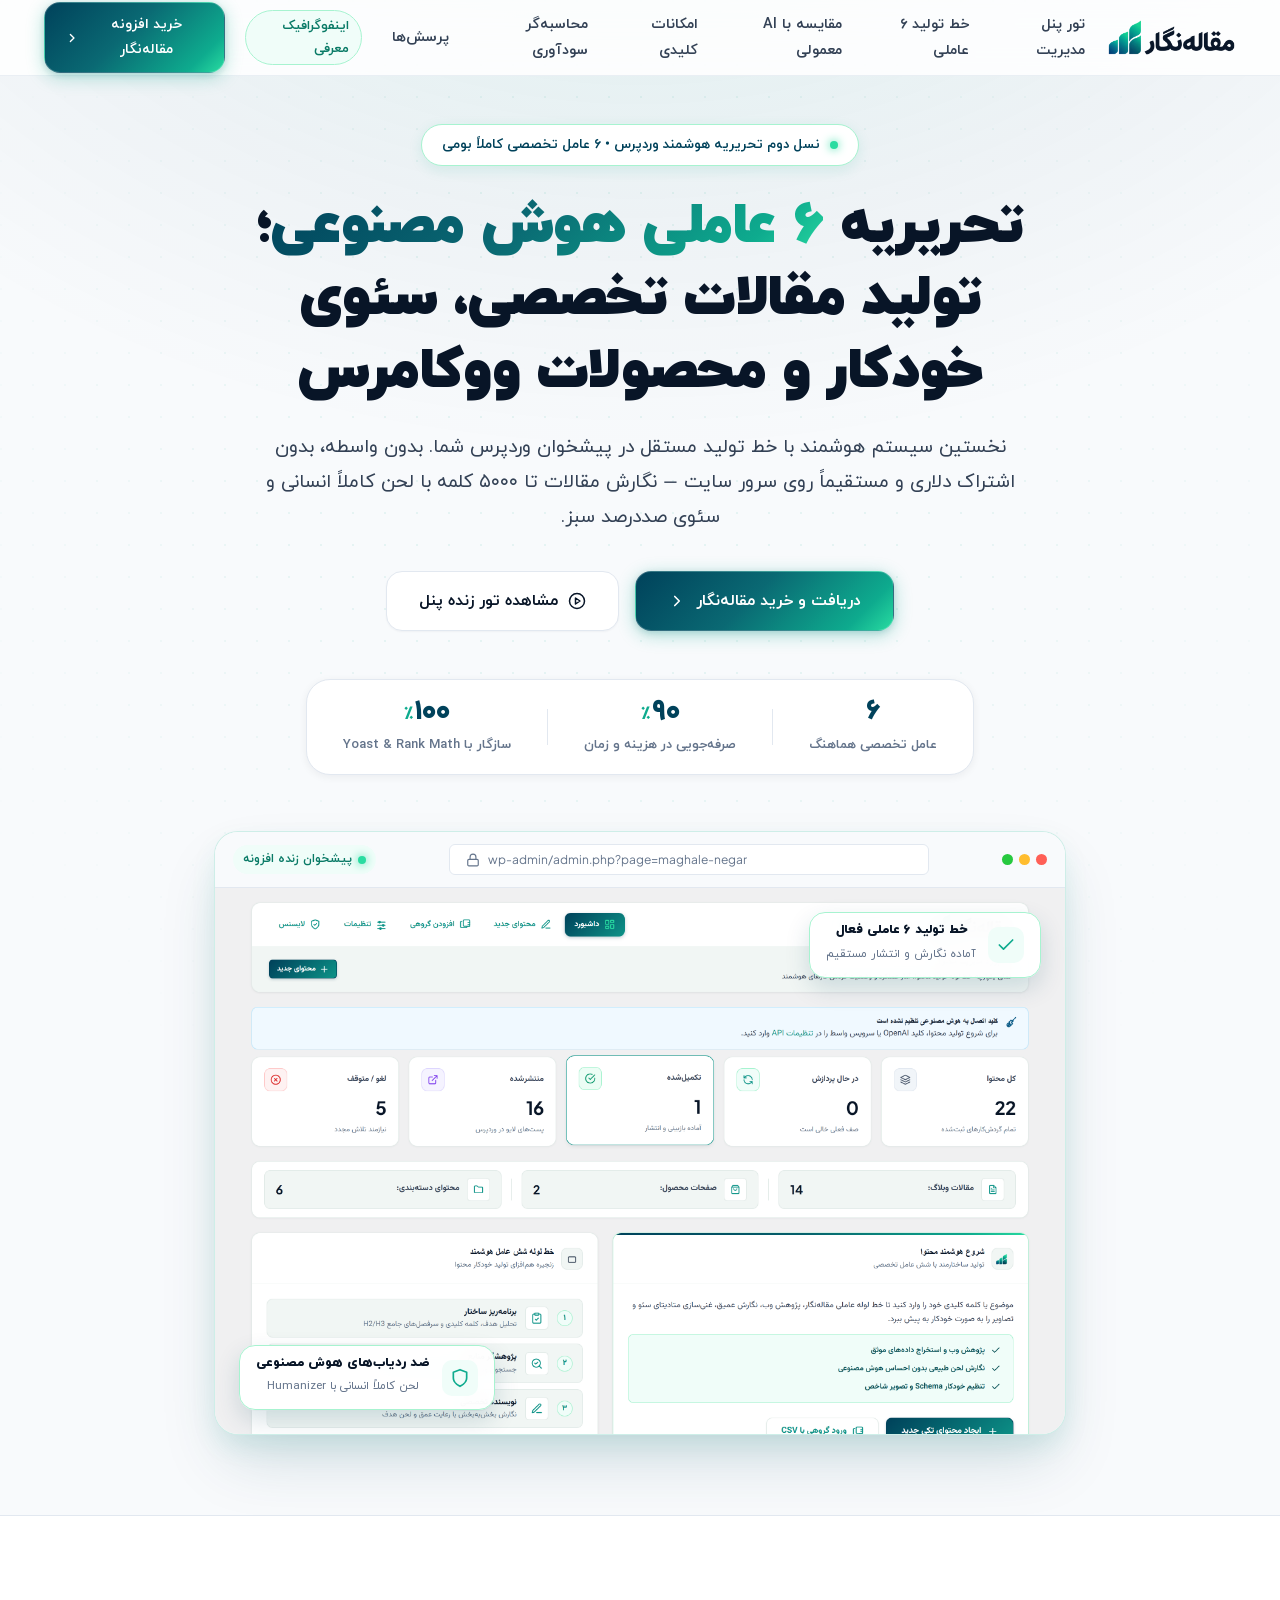
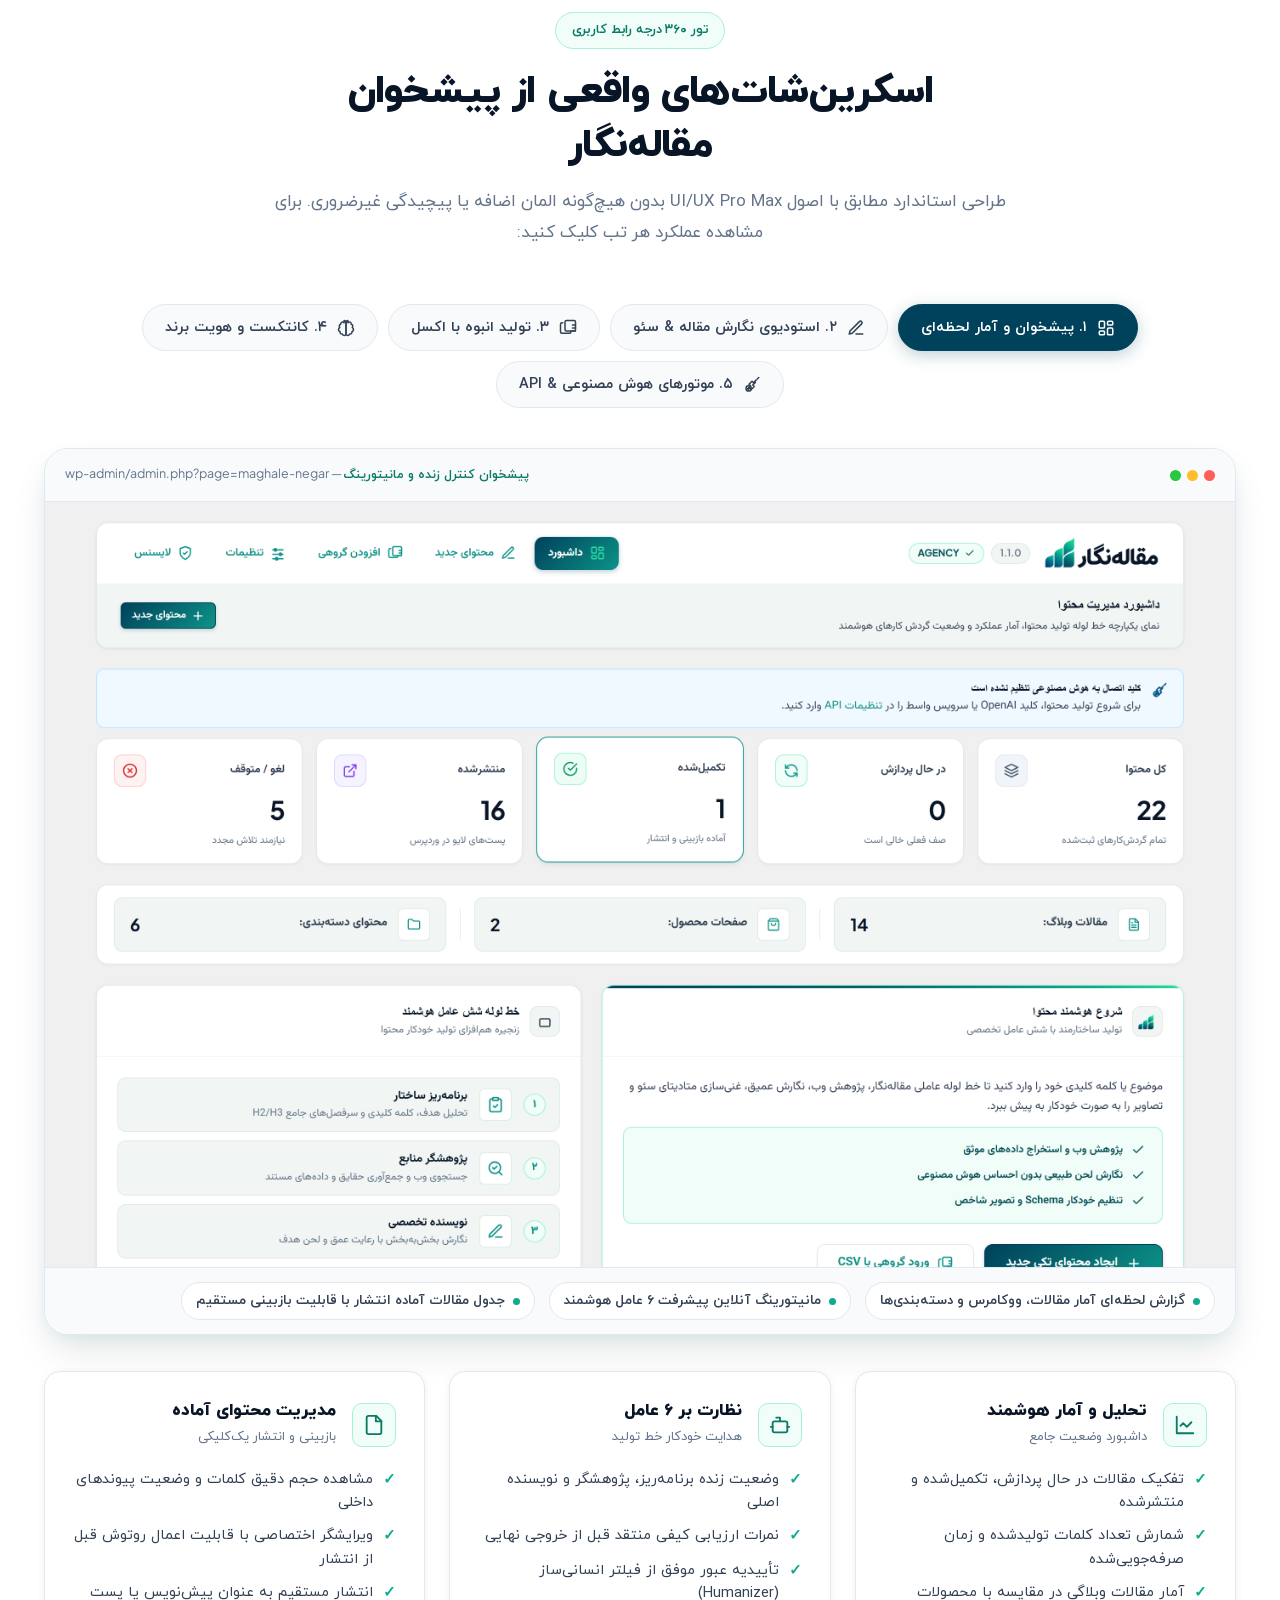
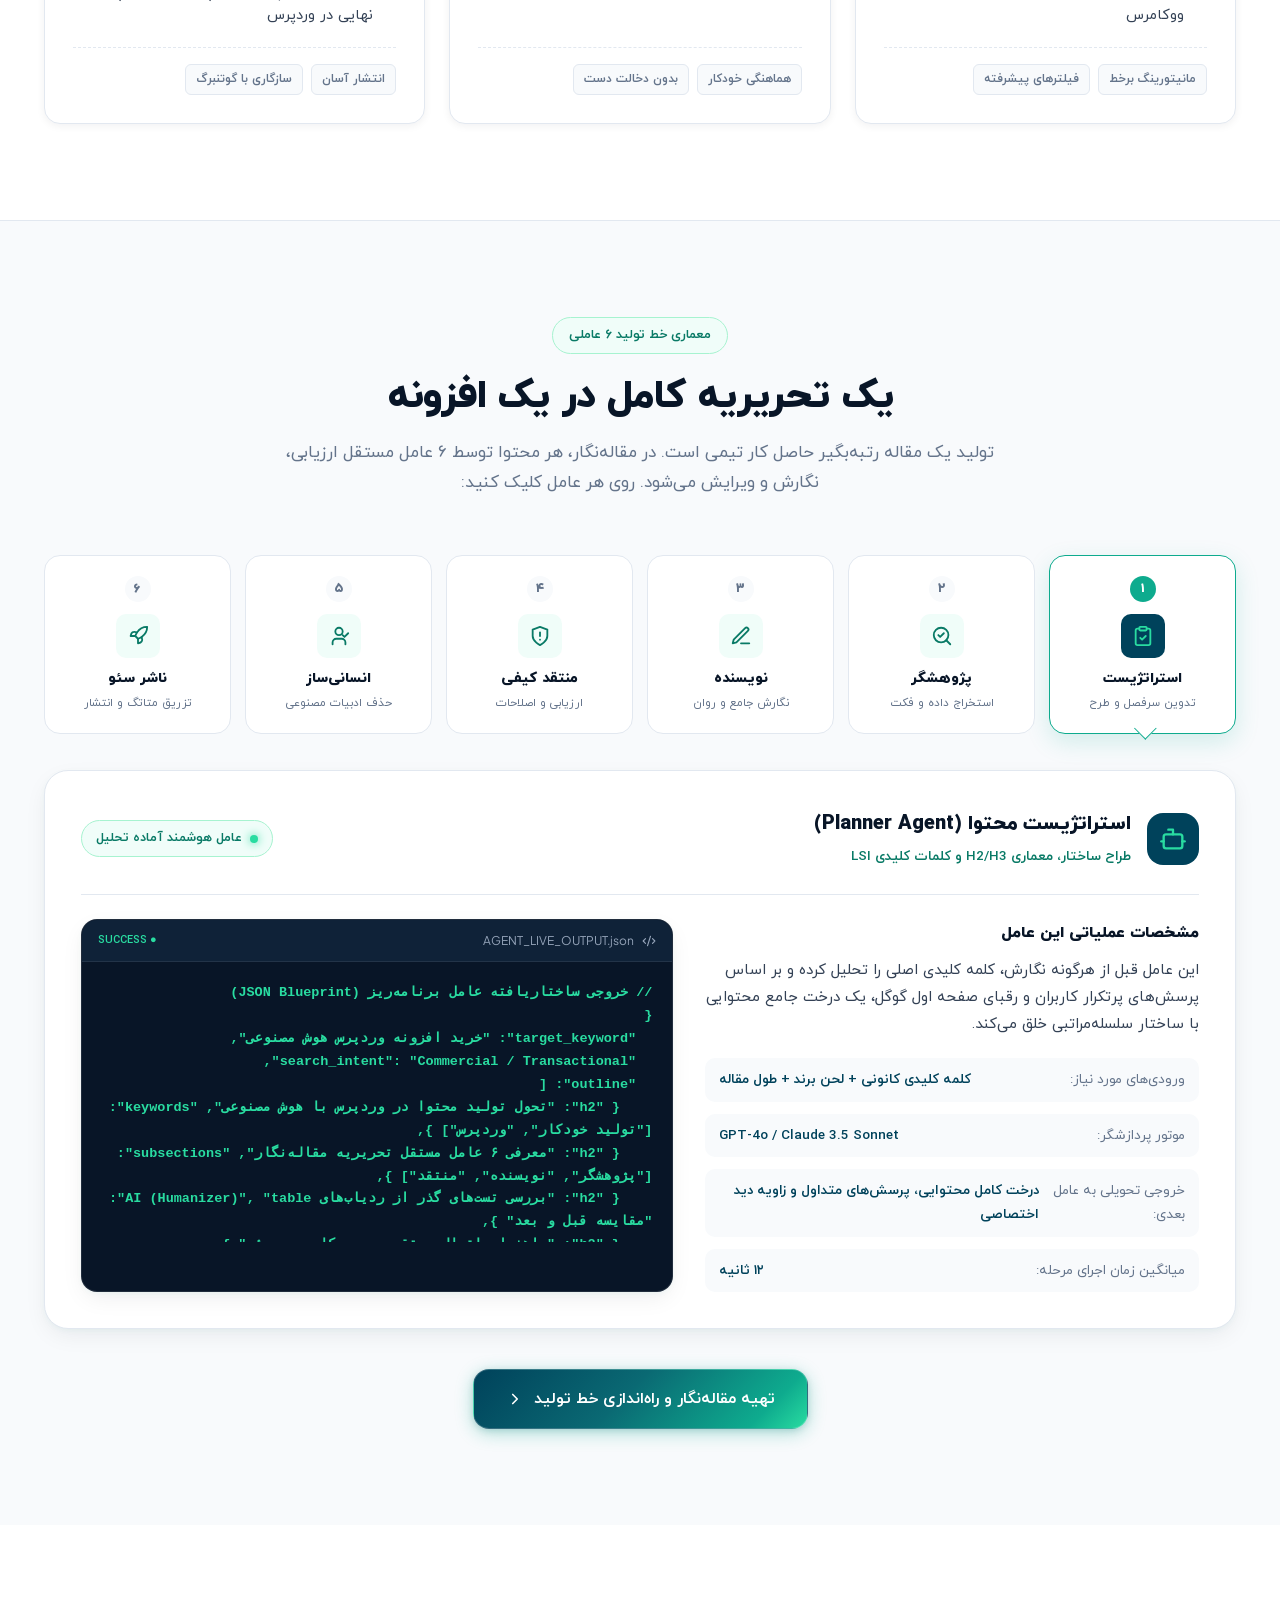
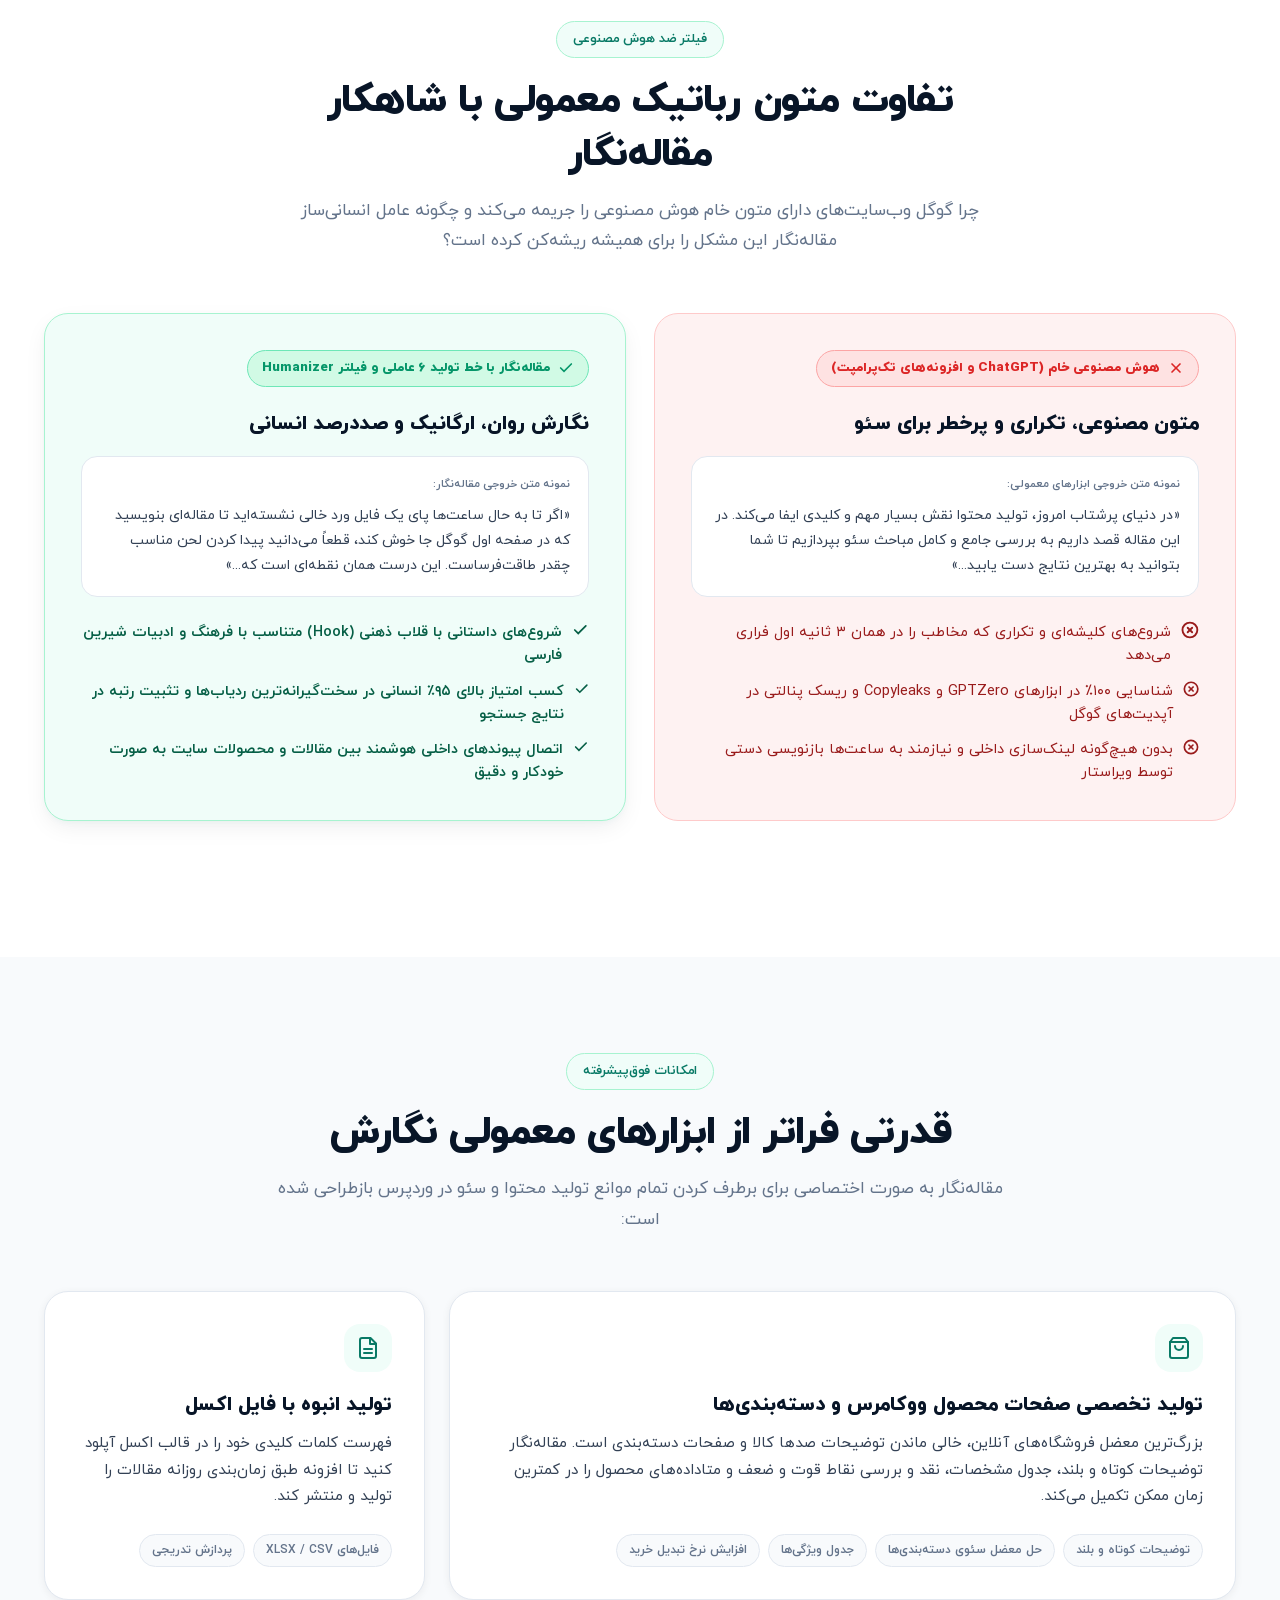
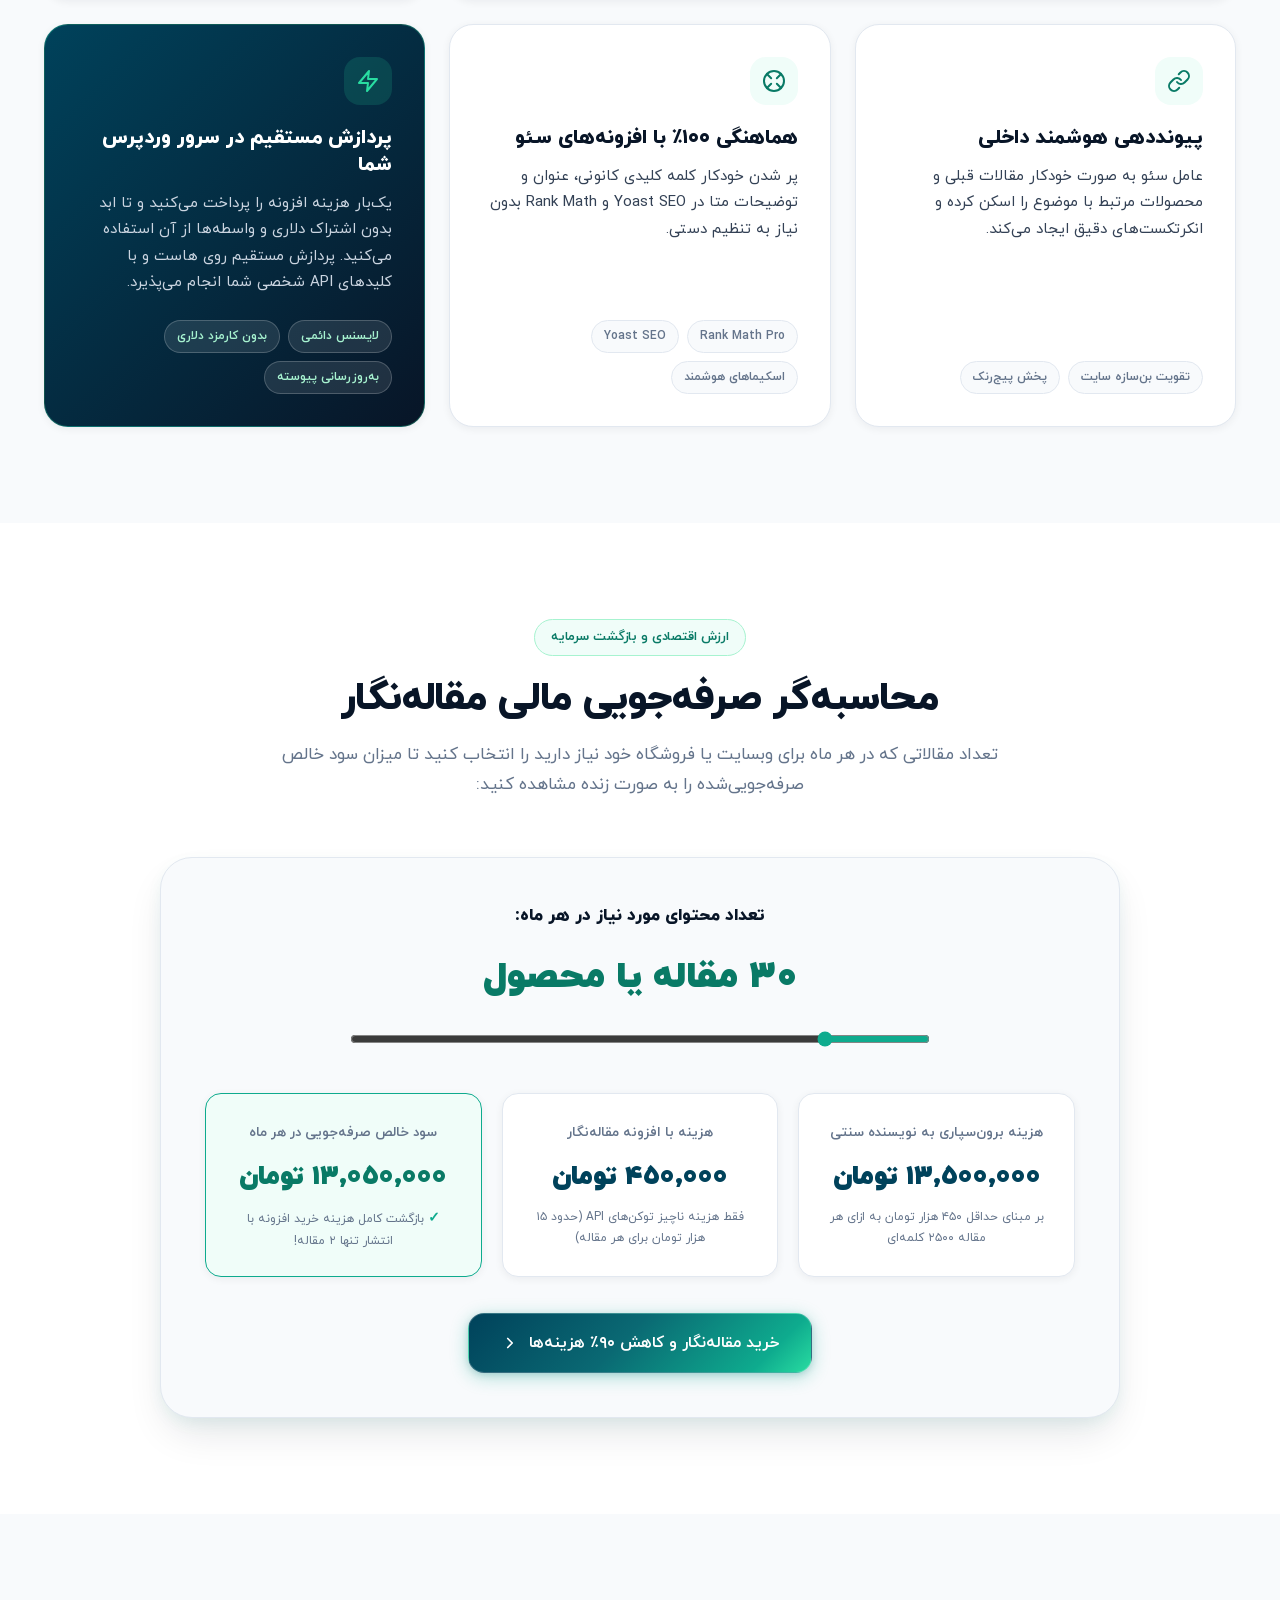
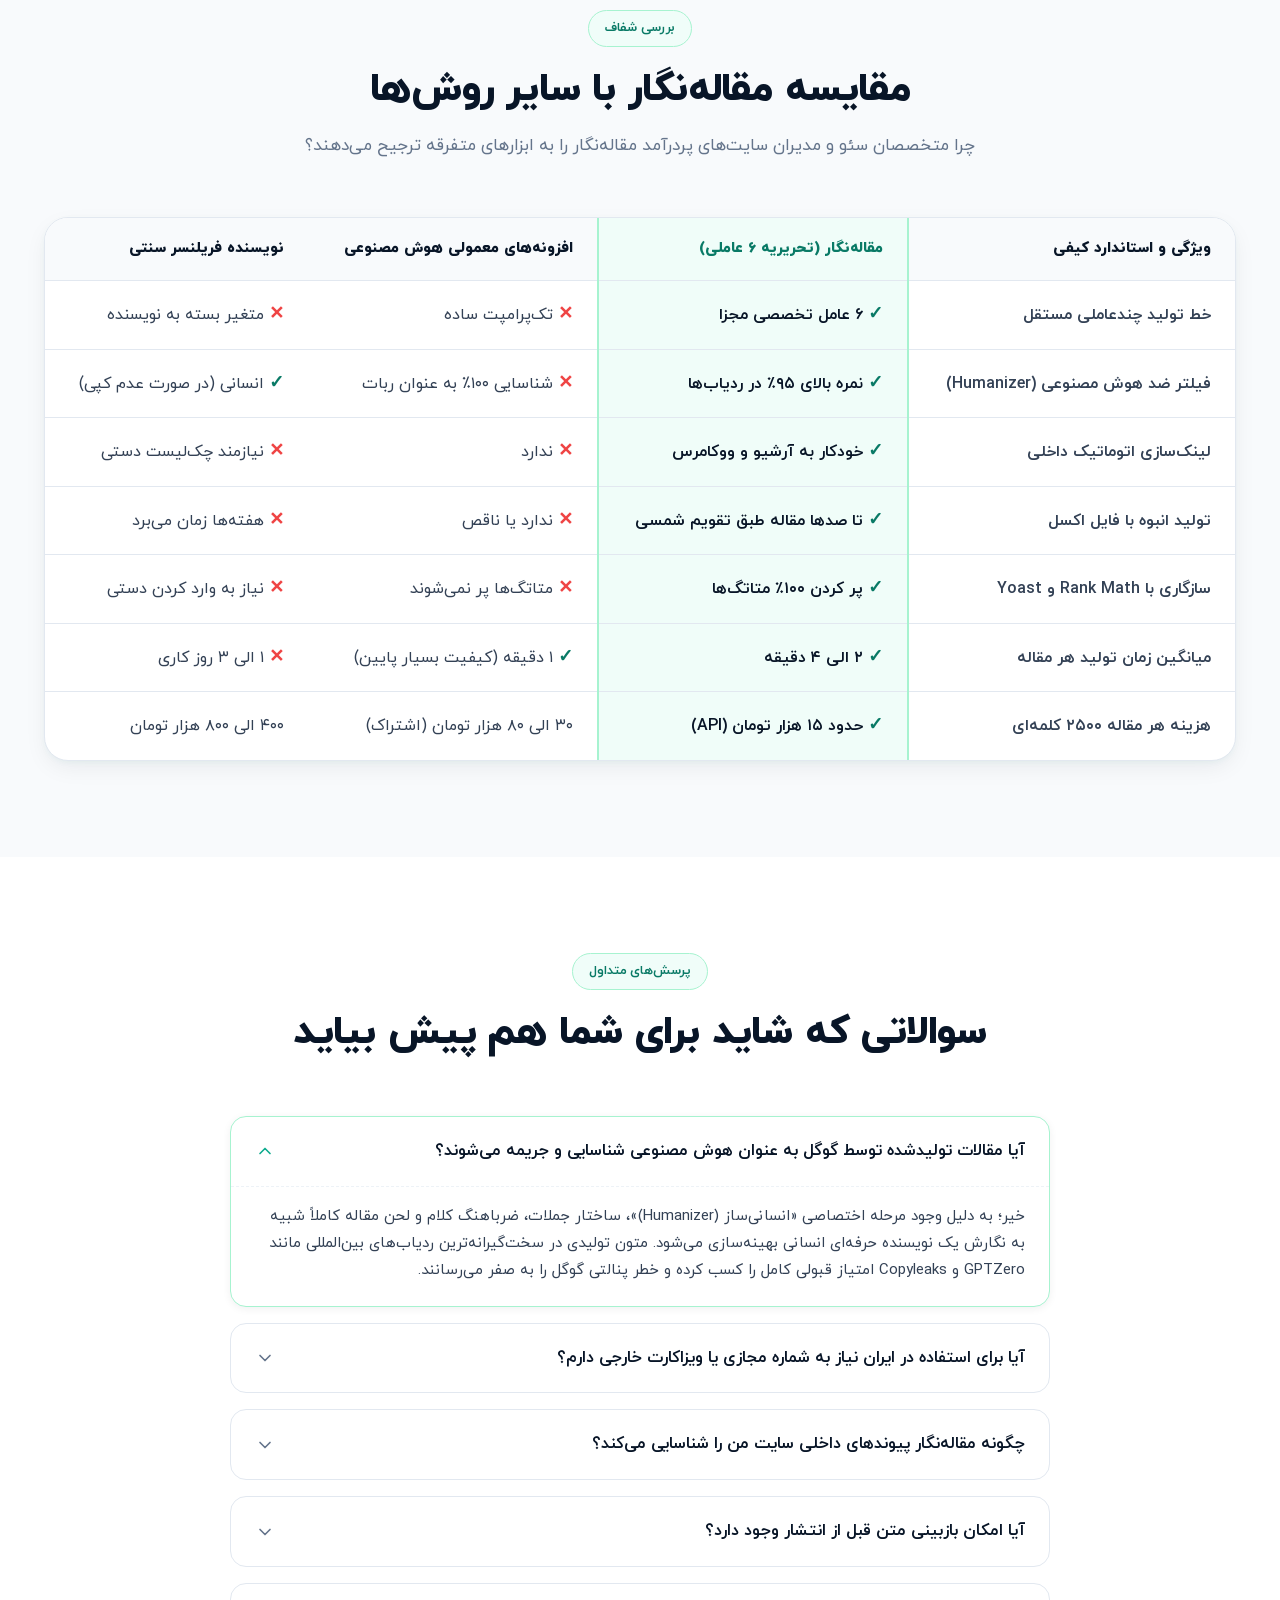
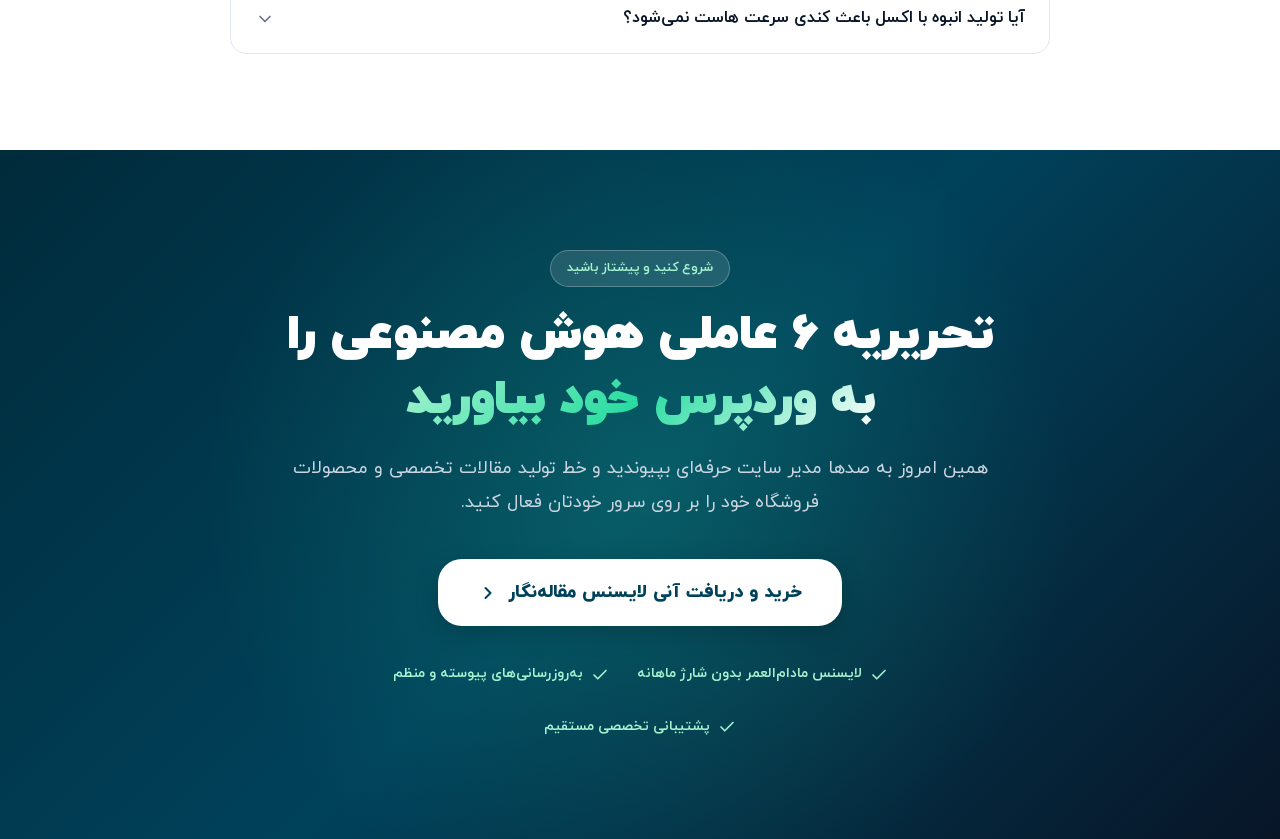
<file: index.html>
<!DOCTYPE html>
<html lang="fa" dir="rtl">
<head>
  <meta charset="UTF-8" />
  <meta name="viewport" content="width=device-width, initial-scale=1.0" />
  <title>مقاله‌نگار | تحریریه ۶ عاملی هوش مصنوعی و تولید خودکار محتوا در وردپرس</title>
  <meta name="description" content="پیش‌نمایش رسمی و معرفی جامع افزونه مقاله‌نگار — نخستین سیستم هوشمند ۶ عاملی برای تولید خودکار مقالات تخصصی، محصولات ووکامرس، سئوی کامل و لینک‌سازی هوشمند در وردپرس." />
  <meta name="keywords" content="مقاله نگار, افزونه وردپرس, هوش مصنوعی, تولید محتوا, سئو, ووکامرس, راست چین, ژاکت, Rank Math, Yoast SEO" />
  <link rel="icon" type="image/png" href="images/logo-mark.png" />
  
  <!-- Typography: IRANYekanWeb (Local) + Google Fonts Fallback -->
  <link rel="preconnect" href="https://fonts.googleapis.com" />
  <link rel="preconnect" href="https://fonts.gstatic.com" crossorigin />
  <link href="https://fonts.googleapis.com/css2?family=Plus+Jakarta+Sans:wght@500;600;700;800&family=Vazirmatn:wght@300;400;500;600;700;800;900&display=swap" rel="stylesheet" />
  
  <link rel="stylesheet" href="style.css?v=2.2.0" />
</head>
<body>

  <!-- ========================================================================
       1. NAVBAR
       ======================================================================== -->
  <header class="navbar" id="navbar">
    <div class="container navbar-inner">
      <a href="#" class="logo-brand" aria-label="صفحه اصلی مقاله‌نگار">
        <img src="images/logo-horizontal.png" alt="مقاله‌نگار" class="brand-logo-img" height="40" />
      </a>

      <nav class="nav-links" aria-label="ناوبری اصلی">
        <a href="#panel-tour">تور پنل مدیریت</a>
        <a href="#agents-pipeline">خط تولید ۶ عاملی</a>
        <a href="#ai-comparison">مقایسه با AI معمولی</a>
        <a href="#bento-features">امکانات کلیدی</a>
        <a href="#roi-calculator">محاسبه‌گر سودآوری</a>
        <a href="#faq">پرسش‌ها</a>
        <a href="infographic/index.html" class="nav-badge-link" target="_blank">اینفوگرافیک معرفی</a>
      </nav>

      <a href="purchase.html" class="btn btn-primary nav-cta">
        <span>خرید افزونه مقاله‌نگار</span>
        <svg width="16" height="16" viewBox="0 0 24 24" fill="none" stroke="currentColor" stroke-width="2.2" stroke-linecap="round" stroke-linejoin="round" aria-hidden="true"><path d="m9 18 6-6-6-6"/></svg>
      </a>

      <button class="nav-toggle" aria-label="باز کردن منوی موبایل" aria-expanded="false" aria-controls="mobile-menu">
        <svg width="24" height="24" viewBox="0 0 24 24" fill="none" stroke="currentColor" stroke-width="2" stroke-linecap="round"><line x1="3" x2="21" y1="6" y2="6"/><line x1="3" x2="21" y1="12" y2="12"/><line x1="3" x2="21" y1="18" y2="18"/></svg>
      </button>
    </div>

    <!-- Mobile Nav Menu -->
    <div class="mobile-menu" id="mobile-menu" hidden>
      <a href="#panel-tour">تور پنل مدیریت</a>
      <a href="#agents-pipeline">خط تولید ۶ عاملی</a>
      <a href="#ai-comparison">مقایسه با AI معمولی</a>
      <a href="#bento-features">امکانات کلیدی</a>
      <a href="#roi-calculator">محاسبه‌گر سودآوری</a>
      <a href="#faq">پرسش‌ها</a>
      <a href="infographic/index.html" target="_blank">اینفوگرافیک رسمی محصول</a>
      <a href="purchase.html" class="btn btn-primary" style="margin-top: 10px;">خرید افزونه مقاله‌نگار</a>
    </div>
  </header>

  <main>

    <!-- ========================================================================
         2. HERO SECTION
         ======================================================================== -->
    <section class="hero" id="hero" aria-labelledby="hero-heading">
      <div class="hero-mesh-grid" aria-hidden="true"></div>
      
      <div class="container hero-inner">
        <div class="hero-pill">
          <span class="pill-dot"></span>
          <span>نسل دوم تحریریه هوشمند وردپرس • ۶ عامل تخصصی کاملاً بومی</span>
        </div>

        <h1 class="hero-title" id="hero-heading">
          تحریریه <span class="text-gradient">۶ عاملی هوش مصنوعی</span>؛<br />
          تولید مقالات تخصصی، سئوی خودکار و محصولات ووکامرس
        </h1>

        <p class="hero-subtitle">
          نخستین سیستم هوشمند با خط تولید مستقل در پیشخوان وردپرس شما. بدون واسطه، بدون اشتراک دلاری و مستقیماً روی سرور سایت — نگارش مقالات تا ۵۰۰۰ کلمه با لحن کاملاً انسانی و سئوی صددرصد سبز.
        </p>

        <div class="hero-actions">
          <a href="purchase.html" class="btn btn-primary btn-lg" id="hero-cta-primary">
            <span>دریافت و خرید مقاله‌نگار</span>
            <svg width="18" height="18" viewBox="0 0 24 24" fill="none" stroke="currentColor" stroke-width="2.2" stroke-linecap="round" stroke-linejoin="round" aria-hidden="true"><path d="m9 18 6-6-6-6"/></svg>
          </a>
          <a href="#panel-tour" class="btn btn-ghost btn-lg" id="hero-cta-secondary">
            <svg width="18" height="18" viewBox="0 0 24 24" fill="none" stroke="currentColor" stroke-width="2" stroke-linecap="round" stroke-linejoin="round"><circle cx="12" cy="12" r="10"/><polygon points="10 8 16 12 10 16 10 8"/></svg>
            <span>مشاهده تور زنده پنل</span>
          </a>
        </div>

        <!-- Metrics Strip -->
        <div class="hero-stats">
          <div class="stat-item">
            <div class="stat-value-row">
              <span class="stat-number" data-target="6">۶</span>
            </div>
            <span class="stat-label">عامل تخصصی هماهنگ</span>
          </div>

          <div class="stat-divider" aria-hidden="true"></div>

          <div class="stat-item">
            <div class="stat-value-row">
              <span class="stat-number" data-target="90">۹۰</span>
              <span class="stat-suffix">٪</span>
            </div>
            <span class="stat-label">صرفه‌جویی در هزینه و زمان</span>
          </div>

          <div class="stat-divider" aria-hidden="true"></div>

          <div class="stat-item">
            <div class="stat-value-row">
              <span class="stat-number" data-target="100">۱۰۰</span>
              <span class="stat-suffix">٪</span>
            </div>
            <span class="stat-label">سازگار با Yoast & Rank Math</span>
          </div>
        </div>

        <!-- Hero App Showcase Mockup -->
        <div class="hero-mockup-wrapper">
          <div class="hero-mockup-frame">
            <div class="hero-mockup-header">
              <div class="window-dots" aria-hidden="true">
                <span class="dot-close"></span>
                <span class="dot-min"></span>
                <span class="dot-max"></span>
              </div>
              <div class="mockup-address-bar">
                <svg width="14" height="14" viewBox="0 0 24 24" fill="none" stroke="currentColor" stroke-width="2" stroke-linecap="round" stroke-linejoin="round"><rect width="18" height="11" x="3" y="11" rx="2" ry="2"/><path d="M7 11V7a5 5 0 0 1 10 0v4"/></svg>
                <span>wp-admin/admin.php?page=maghale-negar</span>
              </div>
              <div class="mockup-badge-live">
                <span class="pill-dot"></span>
                <span>پیشخوان زنده افزونه</span>
              </div>
            </div>

            <div class="hero-mockup-screen">
              <img src="images/dashboard.png" alt="پیشخوان مدیریت افزونه مقاله‌نگار در وردپرس" width="1400" height="900" />
              
              <!-- Floating Glass Highlights -->
              <div class="mockup-float-badge badge-top-right">
                <div class="badge-icon-box">
                  <svg width="20" height="20" viewBox="0 0 24 24" fill="none" stroke="currentColor" stroke-width="2" stroke-linecap="round" stroke-linejoin="round"><polyline points="20 6 9 17 4 12"/></svg>
                </div>
                <div class="badge-text-box">
                  <h5>خط تولید ۶ عاملی فعال</h5>
                  <span>آماده نگارش و انتشار مستقیم</span>
                </div>
              </div>

              <div class="mockup-float-badge badge-bottom-left">
                <div class="badge-icon-box">
                  <svg width="20" height="20" viewBox="0 0 24 24" fill="none" stroke="currentColor" stroke-width="2" stroke-linecap="round" stroke-linejoin="round"><path d="M12 22s8-4 8-10V5l-8-3-8 3v7c0 6 8 10 8 10"/></svg>
                </div>
                <div class="badge-text-box">
                  <h5>ضد ردیاب‌های هوش مصنوعی</h5>
                  <span>لحن کاملاً انسانی با Humanizer</span>
                </div>
              </div>
            </div>
          </div>
        </div>

      </div>
    </section>

    <!-- ========================================================================
         3. SECTION: INTERACTIVE 360° PANEL TOUR (REAL SCREENSHOTS)
         ======================================================================== -->
    <section class="panel-tour-section section" id="panel-tour" aria-labelledby="tour-heading">
      <div class="container">
        
        <div class="section-header">
          <div class="section-label">تور ۳۶۰ درجه رابط کاربری</div>
          <h2 id="tour-heading">اسکرین‌شات‌های واقعی از پیشخوان مقاله‌نگار</h2>
          <p>
            طراحی استاندارد مطابق با اصول UI/UX Pro Max بدون هیچ‌گونه المان اضافه یا پیچیدگی غیرضروری. برای مشاهده عملکرد هر تب کلیک کنید:
          </p>
        </div>

        <!-- Interactive Tab Switcher -->
        <div class="tour-tab-nav" role="tablist" aria-label="بخش‌های پنل افزونه">
          <button class="tour-tab-btn active" data-target="tour-dashboard" role="tab" aria-selected="true">
            <span class="tab-icon">
              <svg width="18" height="18" viewBox="0 0 24 24" fill="none" stroke="currentColor" stroke-width="2" stroke-linecap="round" stroke-linejoin="round"><rect width="7" height="9" x="3" y="3" rx="1.5"/><rect width="7" height="5" x="14" y="3" rx="1.5"/><rect width="7" height="9" x="14" y="12" rx="1.5"/><rect width="7" height="5" x="3" y="16" rx="1.5"/></svg>
            </span>
            <span>۱. پیشخوان و آمار لحظه‌ای</span>
          </button>

          <button class="tour-tab-btn" data-target="tour-new-content" role="tab" aria-selected="false">
            <span class="tab-icon">
              <svg width="18" height="18" viewBox="0 0 24 24" fill="none" stroke="currentColor" stroke-width="2" stroke-linecap="round" stroke-linejoin="round"><path d="M12 20h9"/><path d="M16.5 3.5a2.12 2.12 0 0 1 3 3L7 19l-4 1 1-4Z"/></svg>
            </span>
            <span>۲. استودیوی نگارش مقاله & سئو</span>
          </button>

          <button class="tour-tab-btn" data-target="tour-bulk" role="tab" aria-selected="false">
            <span class="tab-icon">
              <svg width="18" height="18" viewBox="0 0 24 24" fill="none" stroke="currentColor" stroke-width="2" stroke-linecap="round" stroke-linejoin="round"><path d="M16 16v1a2 2 0 0 1-2 2H4a2 2 0 0 1-2-2V7a2 2 0 0 1 2-2h1"/><path d="M18 12h4"/><path d="M18 8h4"/><path d="M18 16h4"/><rect width="14" height="14" x="8" y="2" rx="2"/></svg>
            </span>
            <span>۳. تولید انبوه با اکسل</span>
          </button>

          <button class="tour-tab-btn" data-target="tour-brand" role="tab" aria-selected="false">
            <span class="tab-icon">
              <svg width="18" height="18" viewBox="0 0 24 24" fill="none" stroke="currentColor" stroke-width="2" stroke-linecap="round" stroke-linejoin="round"><path d="M9.5 2A2.5 2.5 0 0 1 12 4.5v15a2.5 2.5 0 0 1-4.96.44 2.5 2.5 0 0 1-2.96-3.08 3 3 0 0 1-.34-5.58 2.5 2.5 0 0 1 1.32-4.24 2.5 2.5 0 0 1 4.44-2.04Z"/><path d="M14.5 2A2.5 2.5 0 0 0 12 4.5v15a2.5 2.5 0 0 0 4.96.44 2.5 2.5 0 0 0 2.96-3.08 3 3 0 0 0 .34-5.58 2.5 2.5 0 0 0-1.32-4.24 2.5 2.5 0 0 0-4.44-2.04Z"/></svg>
            </span>
            <span>۴. کانتکست و هویت برند</span>
          </button>

          <button class="tour-tab-btn" data-target="tour-api" role="tab" aria-selected="false">
            <span class="tab-icon">
              <svg width="18" height="18" viewBox="0 0 24 24" fill="none" stroke="currentColor" stroke-width="2" stroke-linecap="round" stroke-linejoin="round"><path d="m21 2-2 2m-1.5 1.5L14 9l-2-2-4 4 2 2-4 4 1 1 2-2 2 2 4-4-2-2 3.5-3.5"/><circle cx="7.5" cy="16.5" r="3.5"/></svg>
            </span>
            <span>۵. موتورهای هوش مصنوعی & API</span>
          </button>
        </div>

        <!-- TAB 1: DASHBOARD -->
        <div class="tour-panel-block active-panel" id="tour-dashboard" role="tabpanel">
          <div class="tour-window-frame">
            <div class="tour-window-header">
              <div class="window-dots">
                <span class="dot-close"></span>
                <span class="dot-min"></span>
                <span class="dot-max"></span>
              </div>
              <div class="tour-window-title">
                wp-admin/admin.php?page=maghale-negar — <span>پیشخوان کنترل زنده و مانیتورینگ</span>
              </div>
            </div>
            <div class="tour-window-img-box">
              <img src="images/dashboard.png" alt="پیشخوان اصلی افزونه مقاله‌نگار در وردپرس" loading="lazy" />
            </div>
            <div class="tour-callouts-bar">
              <span class="tour-callout-pill"><span class="dot"></span> گزارش لحظه‌ای آمار مقالات، ووکامرس و دسته‌بندی‌ها</span>
              <span class="tour-callout-pill"><span class="dot"></span> مانیتورینگ آنلاین پیشرفت ۶ عامل هوشمند</span>
              <span class="tour-callout-pill"><span class="dot"></span> جدول مقالات آماده انتشار با قابلیت بازبینی مستقیم</span>
            </div>
          </div>

          <div class="pro-explain-grid">
            <div class="pro-explain-card">
              <div class="pro-card-header">
                <div class="pro-card-icon">
                  <svg width="22" height="22" viewBox="0 0 24 24" fill="none" stroke="currentColor" stroke-width="2" stroke-linecap="round" stroke-linejoin="round"><path d="M3 3v18h18"/><path d="m19 9-5 5-4-4-3 3"/></svg>
                </div>
                <div class="pro-card-title">
                  <h4>تحلیل و آمار هوشمند</h4>
                  <span>داشبورد وضعیت جامع</span>
                </div>
              </div>
              <ul class="pro-bullet-list">
                <li class="pro-bullet-item"><span class="check">✓</span> تفکیک مقالات در حال پردازش، تکمیل‌شده و منتشرشده</li>
                <li class="pro-bullet-item"><span class="check">✓</span> شمارش تعداد کلمات تولیدشده و زمان صرفه‌جویی‌شده</li>
                <li class="pro-bullet-item"><span class="check">✓</span> آمار مقالات وبلاگی در مقایسه با محصولات ووکامرس</li>
              </ul>
              <div class="pro-chips-row">
                <span class="pro-chip">مانیتورینگ برخط</span>
                <span class="pro-chip">فیلترهای پیشرفته</span>
              </div>
            </div>

            <div class="pro-explain-card">
              <div class="pro-card-header">
                <div class="pro-card-icon">
                  <svg width="22" height="22" viewBox="0 0 24 24" fill="none" stroke="currentColor" stroke-width="2" stroke-linecap="round" stroke-linejoin="round"><path d="M12 8V4H8"/><rect width="16" height="12" x="4" y="8" rx="2"/><path d="M2 14h2"/><path d="M20 14h2"/></svg>
                </div>
                <div class="pro-card-title">
                  <h4>نظارت بر ۶ عامل</h4>
                  <span>هدایت خودکار خط تولید</span>
                </div>
              </div>
              <ul class="pro-bullet-list">
                <li class="pro-bullet-item"><span class="check">✓</span> وضعیت زنده برنامه‌ریز، پژوهشگر و نویسنده اصلی</li>
                <li class="pro-bullet-item"><span class="check">✓</span> نمرات ارزیابی کیفی منتقد قبل از خروجی نهایی</li>
                <li class="pro-bullet-item"><span class="check">✓</span> تأییدیه عبور موفق از فیلتر انسانی‌ساز (Humanizer)</li>
              </ul>
              <div class="pro-chips-row">
                <span class="pro-chip">هماهنگی خودکار</span>
                <span class="pro-chip">بدون دخالت دست</span>
              </div>
            </div>

            <div class="pro-explain-card">
              <div class="pro-card-header">
                <div class="pro-card-icon">
                  <svg width="22" height="22" viewBox="0 0 24 24" fill="none" stroke="currentColor" stroke-width="2" stroke-linecap="round" stroke-linejoin="round"><path d="M14.5 2H6a2 2 0 0 0-2 2v16a2 2 0 0 0 2 2h12a2 2 0 0 0 2-2V7.5L14.5 2z"/><polyline points="14 2 14 8 20 8"/></svg>
                </div>
                <div class="pro-card-title">
                  <h4>مدیریت محتوای آماده</h4>
                  <span>بازبینی و انتشار یک‌کلیکی</span>
                </div>
              </div>
              <ul class="pro-bullet-list">
                <li class="pro-bullet-item"><span class="check">✓</span> مشاهده حجم دقیق کلمات و وضعیت پیوندهای داخلی</li>
                <li class="pro-bullet-item"><span class="check">✓</span> ویرایشگر اختصاصی با قابلیت اعمال روتوش قبل از انتشار</li>
                <li class="pro-bullet-item"><span class="check">✓</span> انتشار مستقیم به عنوان پیش‌نویس یا پست نهایی در وردپرس</li>
              </ul>
              <div class="pro-chips-row">
                <span class="pro-chip">انتشار آسان</span>
                <span class="pro-chip">سازگاری با گوتنبرگ</span>
              </div>
            </div>
          </div>
        </div>

        <!-- TAB 2: NEW CONTENT -->
        <div class="tour-panel-block" id="tour-new-content" role="tabpanel">
          <div class="tour-window-frame">
            <div class="tour-window-header">
              <div class="window-dots">
                <span class="dot-close"></span>
                <span class="dot-min"></span>
                <span class="dot-max"></span>
              </div>
              <div class="tour-window-title">
                wp-admin/admin.php?page=maghale-negar-new — <span>استودیوی تولید و اتصال سئو</span>
              </div>
            </div>
            <div class="tour-window-img-box">
              <img src="images/new-content.png" alt="صفحه ساخت محتوای جدید در افزونه مقاله‌نگار" loading="lazy" />
            </div>
            <div class="tour-callouts-bar">
              <span class="tour-callout-pill"><span class="dot"></span> لینک‌دهی اتوماتیک داخلی به مقالات و محصولات مرتبط</span>
              <span class="tour-callout-pill"><span class="dot"></span> تنظیم طول مقاله تا ۵۰۰۰ کلمه و انتخاب ۴ لحن برند</span>
              <span class="tour-callout-pill"><span class="dot"></span> مولد تصویر AI با پرامپت‌های ادیتوریال و عکاسی</span>
            </div>
          </div>

          <div class="pro-explain-grid">
            <div class="pro-explain-card">
              <div class="pro-card-header">
                <div class="pro-card-icon">
                  <svg width="22" height="22" viewBox="0 0 24 24" fill="none" stroke="currentColor" stroke-width="2" stroke-linecap="round" stroke-linejoin="round"><path d="M10 13a5 5 0 0 0 7.54.54l3-3a5 5 0 0 0-7.07-7.07l-1.72 1.71"/><path d="M14 11a5 5 0 0 0-7.54-.54l-3 3a5 5 0 0 0 7.07 7.07l1.71-1.71"/></svg>
                </div>
                <div class="pro-card-title">
                  <h4>لینک‌سازی هوشمند داخلی</h4>
                  <span>انقلاب در سئوی ساختاری</span>
                </div>
              </div>
              <ul class="pro-bullet-list">
                <li class="pro-bullet-item"><span class="check">✓</span> تشخیص خودکار انکرتکست‌های مرتبط در متن جدید</li>
                <li class="pro-bullet-item"><span class="check">✓</span> پیونددهی طبیعی به مقالات آرشیو و صفحات محصول</li>
                <li class="pro-bullet-item"><span class="check">✓</span> کاهش محسوس بانس‌ریت و جهش ایندکس در گوگل</li>
              </ul>
              <div class="pro-chips-row">
                <span class="pro-chip">اتصال دوطرفه</span>
                <span class="pro-chip">بدون خطای سئو</span>
              </div>
            </div>

            <div class="pro-explain-card">
              <div class="pro-card-header">
                <div class="pro-card-icon">
                  <svg width="22" height="22" viewBox="0 0 24 24" fill="none" stroke="currentColor" stroke-width="2" stroke-linecap="round" stroke-linejoin="round"><polygon points="12 2 2 7 12 12 22 7 12 2"/><polyline points="2 17 12 22 22 17"/><polyline points="2 12 12 17 22 12"/></svg>
                </div>
                <div class="pro-card-title">
                  <h4>تنظیمات نگارش و مقیاس</h4>
                  <span>از مقاله کوتاه تا مقالات مرجع</span>
                </div>
              </div>
              <ul class="pro-bullet-list">
                <li class="pro-bullet-item"><span class="check">✓</span> نگارش محتوای جامع ۱۵۰۰ تا ۵۰۰۰ کلمه با ساختار H2/H3</li>
                <li class="pro-bullet-item"><span class="check">✓</span> پشتیبانی از ۳ نوع محتوا: وبلاگ، ووکامرس و دسته‌بندی</li>
                <li class="pro-bullet-item"><span class="check">✓</span> معرفی مقاله مرجع (Reference URL) برای الگوسازی سرفصل‌ها</li>
              </ul>
              <div class="pro-chips-row">
                <span class="pro-chip">پیلار کانتنت</span>
                <span class="pro-chip">ووکامرس پرو</span>
              </div>
            </div>

            <div class="pro-explain-card">
              <div class="pro-card-header">
                <div class="pro-card-icon">
                  <svg width="22" height="22" viewBox="0 0 24 24" fill="none" stroke="currentColor" stroke-width="2" stroke-linecap="round" stroke-linejoin="round"><rect width="18" height="18" x="3" y="3" rx="2" ry="2"/><circle cx="9" cy="9" r="2"/><path d="m21 15-3.086-3.086a2 2 0 0 0-2.828 0L6 21"/></svg>
                </div>
                <div class="pro-card-title">
                  <h4>تصویرسازی اختصاصی AI</h4>
                  <span>تولید تصاویر شاخص هماهنگ</span>
                </div>
              </div>
              <ul class="pro-bullet-list">
                <li class="pro-bullet-item"><span class="check">✓</span> تولید پرامپت انگلیسی دقیق بر اساس محتوای هر مقاله</li>
                <li class="pro-bullet-item"><span class="check">✓</span> انتخاب سبک‌های عکاسی رئالیستی، ادیتوریال و مینیمال</li>
                <li class="pro-bullet-item"><span class="check">✓</span> تنظیم خودکار نام فایل، متن جایگزین (Alt Text) و متادیتا</li>
              </ul>
              <div class="pro-chips-row">
                <span class="pro-chip">DALL-E 3</span>
                <span class="pro-chip">سئوی تصاویر</span>
              </div>
            </div>
          </div>
        </div>

        <!-- TAB 3: BULK CONTENT -->
        <div class="tour-panel-block" id="tour-bulk" role="tabpanel">
          <div class="tour-window-frame">
            <div class="tour-window-header">
              <div class="window-dots">
                <span class="dot-close"></span>
                <span class="dot-min"></span>
                <span class="dot-max"></span>
              </div>
              <div class="tour-window-title">
                wp-admin/admin.php?page=maghale-negar-bulk — <span>تولید انبوه با فایل اکسل و جدول هوشمند</span>
              </div>
            </div>
            <div class="tour-window-img-box">
              <img src="images/bulk-content.png" alt="تولید انبوه محتوا با فایل اکسل در افزونه مقاله‌نگار" loading="lazy" />
            </div>
            <div class="tour-callouts-bar">
              <span class="tour-callout-pill"><span class="dot"></span> آپلود فایل اکسل XLSX یا CSV با صدها عنوان در چند ثانیه</span>
              <span class="tour-callout-pill"><span class="dot"></span> زمان‌بندی طبیعی و زمان‌بندی تاریخ شمسی برای انتشار</span>
              <span class="tour-callout-pill"><span class="dot"></span> صف پردازش هوشمند در پس‌زمینه بدون افت سرعت هاست</span>
            </div>
          </div>

          <div class="pro-explain-grid">
            <div class="pro-explain-card">
              <div class="pro-card-header">
                <div class="pro-card-icon">
                  <svg width="22" height="22" viewBox="0 0 24 24" fill="none" stroke="currentColor" stroke-width="2" stroke-linecap="round" stroke-linejoin="round"><path d="M21 15v4a2 2 0 0 1-2 2H5a2 2 0 0 1-2-2v-4"/><polyline points="17 8 12 3 7 8"/><line x1="12" x2="12" y1="3" y2="15"/></svg>
                </div>
                <div class="pro-card-title">
                  <h4>آپلود مستقیم اکسل</h4>
                  <span>ورود صدها عنوان با یک کلیک</span>
                </div>
              </div>
              <ul class="pro-bullet-list">
                <li class="pro-bullet-item"><span class="check">✓</span> دانلود قالب استاندارد اکسل آماده با ستون‌های سفارشی</li>
                <li class="pro-bullet-item"><span class="check">✓</span> امکان تعیین لحن، کلمه کلیدی و دسته برای هر ردیف فایل</li>
                <li class="pro-bullet-item"><span class="check">✓</span> اعتبارسنجی خودکار فایل قبل از شروع پردازش</li>
              </ul>
              <div class="pro-chips-row">
                <span class="pro-chip">فایل XLSX & CSV</span>
                <span class="pro-chip">ورود سریع</span>
              </div>
            </div>

            <div class="pro-explain-card">
              <div class="pro-card-header">
                <div class="pro-card-icon">
                  <svg width="22" height="22" viewBox="0 0 24 24" fill="none" stroke="currentColor" stroke-width="2" stroke-linecap="round" stroke-linejoin="round"><rect width="18" height="18" x="3" y="4" rx="2" ry="2"/><line x1="16" x2="16" y1="2" y2="6"/><line x1="8" x2="8" y1="2" y2="6"/><line x1="3" x2="21" y1="10" y2="10"/></svg>
                </div>
                <div class="pro-card-title">
                  <h4>زمان‌بندی انتشار شمسی</h4>
                  <span>تقویم محتوایی خودکار</span>
                </div>
              </div>
              <ul class="pro-bullet-list">
                <li class="pro-bullet-item"><span class="check">✓</span> انتشار منظم مقالات طبق فاصله زمانی دلخواه (مثلاً روزی ۱ مقاله)</li>
                <li class="pro-bullet-item"><span class="check">✓</span> رفتار کاملاً طبیعی در دید موتورهای جستجوی گوگل</li>
                <li class="pro-bullet-item"><span class="check">✓</span> قابلیت ویرایش صف و توقف موقت در هر لحظه</li>
              </ul>
              <div class="pro-chips-row">
                <span class="pro-chip">تقویم شمسی</span>
                <span class="pro-chip">الگوی ارگانیک</span>
              </div>
            </div>

            <div class="pro-explain-card">
              <div class="pro-card-header">
                <div class="pro-card-icon">
                  <svg width="22" height="22" viewBox="0 0 24 24" fill="none" stroke="currentColor" stroke-width="2" stroke-linecap="round" stroke-linejoin="round"><circle cx="12" cy="12" r="10"/><polyline points="12 6 12 12 16 14"/></svg>
                </div>
                <div class="pro-card-title">
                  <h4>مدیریت بار سرور (Safe Queue)</h4>
                  <span>اجرای بی‌نقص روی انواع هاست</span>
                </div>
              </div>
              <ul class="pro-bullet-list">
                <li class="pro-bullet-item"><span class="check">✓</span> پردازش غیرهمزمان (Async) بدون ایجاد فشار روی رم و CPU</li>
                <li class="pro-bullet-item"><span class="check">✓</span> سیستم بازیابی خودکار در صورت قطعی اینترنت یا خطای API</li>
                <li class="pro-bullet-item"><span class="check">✓</span> ذخیره‌سازی مرحله‌به‌مرحله برای جلوگیری از هدررفت کردیت</li>
              </ul>
              <div class="pro-chips-row">
                <span class="pro-chip">پایداری ۱۰۰٪</span>
                <span class="pro-chip">بدون Timeout</span>
              </div>
            </div>
          </div>
        </div>

        <!-- TAB 4: BRAND IDENTITY -->
        <div class="tour-panel-block" id="tour-brand" role="tabpanel">
          <div class="tour-window-frame">
            <div class="tour-window-header">
              <div class="window-dots">
                <span class="dot-close"></span>
                <span class="dot-min"></span>
                <span class="dot-max"></span>
              </div>
              <div class="tour-window-title">
                wp-admin/admin.php?page=maghale-negar-settings#marketing-context — <span>هویت برند و کانتکست بازاریابی</span>
              </div>
            </div>
            <div class="tour-window-img-box">
              <img src="images/brand-identity.png" alt="تنظیمات هویت برند و پرسونای مخاطب در مقاله‌نگار" loading="lazy" />
            </div>
            <div class="tour-callouts-bar">
              <span class="tour-callout-pill"><span class="dot"></span> تعریف پرسونای خریدار (ICP) و دغدغه‌های کلیدی مخاطب</span>
              <span class="tour-callout-pill"><span class="dot"></span> لحن صدای برند (Brand Voice) و شیوه نگارش اختصاصی</span>
              <span class="tour-callout-pill"><span class="dot"></span> ارزش پیشنهادی هسته (Value Proposition) برای تبدیل کاربر به خریدار</span>
            </div>
          </div>

          <div class="pro-explain-grid">
            <div class="pro-explain-card">
              <div class="pro-card-header">
                <div class="pro-card-icon">
                  <svg width="22" height="22" viewBox="0 0 24 24" fill="none" stroke="currentColor" stroke-width="2" stroke-linecap="round" stroke-linejoin="round"><circle cx="12" cy="12" r="10"/><path d="m4.93 4.93 4.24 4.24"/><path d="m14.83 9.17 4.24-4.24"/><path d="m14.83 14.83 4.24 4.24"/><path d="m9.17 14.83-4.24 4.24"/></svg>
                </div>
                <div class="pro-card-title">
                  <h4>شناخت دقیق پرسونای مخاطب</h4>
                  <span>ICP & Pain Points</span>
                </div>
              </div>
              <ul class="pro-bullet-list">
                <li class="pro-bullet-item"><span class="check">✓</span> آموزش هوش مصنوعی برای درک نیازهای پنهان مشتری هدف</li>
                <li class="pro-bullet-item"><span class="check">✓</span> پاسخ مستقیم به سوالات و تردیدهای پیش از خرید</li>
                <li class="pro-bullet-item"><span class="check">✓</span> نگارش محتوایی که خواننده را تا پایان متن همراه می‌کند</li>
              </ul>
              <div class="pro-chips-row">
                <span class="pro-chip">هدف‌گیری دقیق</span>
                <span class="pro-chip">درک دغدغه‌ها</span>
              </div>
            </div>

            <div class="pro-explain-card">
              <div class="pro-card-header">
                <div class="pro-card-icon">
                  <svg width="22" height="22" viewBox="0 0 24 24" fill="none" stroke="currentColor" stroke-width="2" stroke-linecap="round" stroke-linejoin="round"><path d="M12 2a3 3 0 0 0-3 3v7a3 3 0 0 0 6 0V5a3 3 0 0 0-3-3Z"/><path d="M19 10v2a7 7 0 0 1-14 0v-2"/><line x1="12" x2="12" y1="19" y2="22"/></svg>
                </div>
                <div class="pro-card-title">
                  <h4>یکپارچگی قلم (Brand Voice)</h4>
                  <span>لحن اختصاصی کسب‌وکار شما</span>
                </div>
              </div>
              <ul class="pro-bullet-list">
                <li class="pro-bullet-item"><span class="check">✓</span> تعریف لحن رسمی، علمی، خودمانی یا بازاریابی اختصاصی</li>
                <li class="pro-bullet-item"><span class="check">✓</span> ثبت واژگان ممنوعه و الگوهای کلامی مورد پسند برند</li>
                <li class="pro-bullet-item"><span class="check">✓</span> ایجاد هویت متنی منحصربه‌فرد در تمامی صفحات وبسایت</li>
              </ul>
              <div class="pro-chips-row">
                <span class="pro-chip">قلم منحصربه‌فرد</span>
                <span class="pro-chip">بدون تناقض</span>
              </div>
            </div>

            <div class="pro-explain-card">
              <div class="pro-card-header">
                <div class="pro-card-icon">
                  <svg width="22" height="22" viewBox="0 0 24 24" fill="none" stroke="currentColor" stroke-width="2" stroke-linecap="round" stroke-linejoin="round"><path d="m12 3-1.9 5.8a2 2 0 0 1-1.3 1.3L3 12l5.8 1.9a2 2 0 0 1 1.3 1.3L12 21l1.9-5.8a2 2 0 0 1 1.3-1.3L21 12l-5.8-1.9a2 2 0 0 1-1.3-1.3Z"/></svg>
                </div>
                <div class="pro-card-title">
                  <h4>ارزش پیشنهادی و تمایز رقابتی</h4>
                  <span>افزایش چشمگیر نرخ تبدیل (CRO)</span>
                </div>
              </div>
              <ul class="pro-bullet-list">
                <li class="pro-bullet-item"><span class="check">✓</span> تأکید هوشمند بر برتری‌های خدمات شما نسبت به رقبا</li>
                <li class="pro-bullet-item"><span class="check">✓</span> دعوت‌به‌اقدام‌های (CTA) طبیعی در نقاط حساس مقاله</li>
                <li class="pro-bullet-item"><span class="check">✓</span> تبدیل مقالات وبلاگی به کانال‌های مستقیم فروش و لید</li>
              </ul>
              <div class="pro-chips-row">
                <span class="pro-chip">فروش‌محور</span>
                <span class="pro-chip">ارزش افزوده</span>
              </div>
            </div>
          </div>
        </div>

        <!-- TAB 5: API SETTINGS -->
        <div class="tour-panel-block" id="tour-api" role="tabpanel">
          <div class="tour-window-frame">
            <div class="tour-window-header">
              <div class="window-dots">
                <span class="dot-close"></span>
                <span class="dot-min"></span>
                <span class="dot-max"></span>
              </div>
              <div class="tour-window-title">
                wp-admin/admin.php?page=maghale-negar-settings#api — <span>موتورهای متصل و ارائه‌دهندگان هوش مصنوعی</span>
              </div>
            </div>
            <div class="tour-window-img-box">
              <img src="images/settings-api.png" alt="تنظیمات ارائه‌دهندگان API در افزونه مقاله‌نگار" loading="lazy" />
            </div>
            <div class="tour-callouts-bar">
              <span class="tour-callout-pill"><span class="dot"></span> اتصال مستقیم به OpenAI (GPT-4o / GPT-4o-mini)</span>
              <span class="tour-callout-pill"><span class="dot"></span> پشتیبانی از Anthropic Claude 3.5 Sonnet و سرویس ایرانی GapGPT</span>
              <span class="tour-callout-pill"><span class="dot"></span> اتصال به Tavily Search برای پژوهش‌های زنده وب</span>
            </div>
          </div>

          <div class="pro-explain-grid">
            <div class="pro-explain-card">
              <div class="pro-card-header">
                <div class="pro-card-icon">
                  <svg width="22" height="22" viewBox="0 0 24 24" fill="none" stroke="currentColor" stroke-width="2" stroke-linecap="round" stroke-linejoin="round"><rect width="20" height="14" x="2" y="3" rx="2"/><line x1="8" x2="16" y1="21" y2="21"/><line x1="12" x2="12" y1="17" y2="21"/></svg>
                </div>
                <div class="pro-card-title">
                  <h4>مدل‌های پرچمدار بین‌المللی</h4>
                  <span>کیفیت بی‌رقیب قلم</span>
                </div>
              </div>
              <ul class="pro-bullet-list">
                <li class="pro-bullet-item"><span class="check">✓</span> اتصال بدون واسطه به مدل‌های مطرح OpenAI و Anthropic</li>
                <li class="pro-bullet-item"><span class="check">✓</span> امکان تفکیک مدل برای هر مرحله (مثلاً تحلیل با GPT-4o، نگارش با Claude)</li>
                <li class="pro-bullet-item"><span class="check">✓</span> پشتیبانی از مدل‌های سریع و فوق‌ارزان جهت کاهش هزینه‌ها</li>
              </ul>
              <div class="pro-chips-row">
                <span class="pro-chip">GPT-4o</span>
                <span class="pro-chip">Claude 3.5 Sonnet</span>
              </div>
            </div>

            <div class="pro-explain-card">
              <div class="pro-card-header">
                <div class="pro-card-icon">
                  <svg width="22" height="22" viewBox="0 0 24 24" fill="none" stroke="currentColor" stroke-width="2" stroke-linecap="round" stroke-linejoin="round"><circle cx="12" cy="12" r="10"/><line x1="2" x2="22" y1="12" y2="12"/><path d="M12 2a15.3 15.3 0 0 1 4 10 15.3 15.3 0 0 1-4 10 15.3 15.3 0 0 1-4-10 15.3 15.3 0 0 1 4-10z"/></svg>
                </div>
                <div class="pro-card-title">
                  <h4>سرویس‌های ایرانی بدون تحریم</h4>
                  <span>اتصال ریالی از داخل ایران</span>
                </div>
              </div>
              <ul class="pro-bullet-list">
                <li class="pro-bullet-item"><span class="check">✓</span> پشتیبانی رسمی از سرویس محبوب GapGPT بدون نیاز به ویزاکارت</li>
                <li class="pro-bullet-item"><span class="check">✓</span> پرداخت ریالی هزینه توکن‌ها با کارت‌های شتاب بانکی</li>
                <li class="pro-bullet-item"><span class="check">✓</span> بدون ریسک مسدودسازی حساب و بدون افت سرعت تحویل</li>
              </ul>
              <div class="pro-chips-row">
                <span class="pro-chip">پرداخت شتابی</span>
                <span class="pro-chip">بدون تحریم</span>
              </div>
            </div>

            <div class="pro-explain-card">
              <div class="pro-card-header">
                <div class="pro-card-icon">
                  <svg width="22" height="22" viewBox="0 0 24 24" fill="none" stroke="currentColor" stroke-width="2" stroke-linecap="round" stroke-linejoin="round"><path d="M12 22s8-4 8-10V5l-8-3-8 3v7c0 6 8 10 8 10"/></svg>
                </div>
                <div class="pro-card-title">
                  <h4>امنیت داده‌ها و کلیدهای API</h4>
                  <span>مستقیماً در هاست شما</span>
                </div>
              </div>
              <ul class="pro-bullet-list">
                <li class="pro-bullet-item"><span class="check">✓</span> کلیدهای API شما هرگز به هیچ سرور جانبی ارسال نمی‌شود</li>
                <li class="pro-bullet-item"><span class="check">✓</span> اتصال امن و مستقیم از هاست به سرورهای رسمی ارائه‌دهنده</li>
                <li class="pro-bullet-item"><span class="check">✓</span> رمزنگاری بومی فیلدها در پایگاه‌داده وردپرس</li>
              </ul>
              <div class="pro-chips-row">
                <span class="pro-chip">امنیت کامل</span>
                <span class="pro-chip">سرور اختصاصی</span>
              </div>
            </div>
          </div>
        </div>

      </div>
    </section>

    <!-- ========================================================================
         4. SECTION: INTERACTIVE 6-AGENT PIPELINE SIMULATOR
         ======================================================================== -->
    <section class="pipeline-section section" id="agents-pipeline" aria-labelledby="pipeline-heading">
      <div class="container">
        
        <div class="section-header">
          <div class="section-label">معماری خط تولید ۶ عاملی</div>
          <h2 id="pipeline-heading">یک تحریریه کامل در یک افزونه</h2>
          <p>
            تولید یک مقاله رتبه‌بگیر حاصل کار تیمی است. در مقاله‌نگار، هر محتوا توسط ۶ عامل مستقل ارزیابی، نگارش و ویرایش می‌شود. روی هر عامل کلیک کنید:
          </p>
        </div>

        <!-- 6 Steps Selector -->
        <div class="pipeline-stepper-grid">
          <div class="pipeline-step-card active" data-step="1">
            <div class="step-number-badge">۱</div>
            <div class="step-icon-wrap">
              <svg width="22" height="22" viewBox="0 0 24 24" fill="none" stroke="currentColor" stroke-width="2" stroke-linecap="round" stroke-linejoin="round"><path d="M16 4h2a2 2 0 0 1 2 2v14a2 2 0 0 1-2 2H6a2 2 0 0 1-2-2V6a2 2 0 0 1 2-2h2"/><rect width="8" height="4" x="8" y="2" rx="1" ry="1"/><path d="m9 14 2 2 4-4"/></svg>
            </div>
            <div class="step-name">استراتژیست</div>
            <div class="step-role-label">تدوین سرفصل و طرح</div>
          </div>

          <div class="pipeline-step-card" data-step="2">
            <div class="step-number-badge">۲</div>
            <div class="step-icon-wrap">
              <svg width="22" height="22" viewBox="0 0 24 24" fill="none" stroke="currentColor" stroke-width="2" stroke-linecap="round" stroke-linejoin="round"><circle cx="11" cy="11" r="8"/><line x1="21" x2="16.65" y1="21" y2="16.65"/><path d="m8 11 2 2 4-4"/></svg>
            </div>
            <div class="step-name">پژوهشگر</div>
            <div class="step-role-label">استخراج داده و فکت</div>
          </div>

          <div class="pipeline-step-card" data-step="3">
            <div class="step-number-badge">۳</div>
            <div class="step-icon-wrap">
              <svg width="22" height="22" viewBox="0 0 24 24" fill="none" stroke="currentColor" stroke-width="2" stroke-linecap="round" stroke-linejoin="round"><path d="M12 20h9"/><path d="M16.5 3.5a2.12 2.12 0 0 1 3 3L7 19l-4 1 1-4Z"/></svg>
            </div>
            <div class="step-name">نویسنده</div>
            <div class="step-role-label">نگارش جامع و روان</div>
          </div>

          <div class="pipeline-step-card" data-step="4">
            <div class="step-number-badge">۴</div>
            <div class="step-icon-wrap">
              <svg width="22" height="22" viewBox="0 0 24 24" fill="none" stroke="currentColor" stroke-width="2" stroke-linecap="round" stroke-linejoin="round"><path d="M12 22s8-4 8-10V5l-8-3-8 3v7c0 6 8 10 8 10"/><line x1="12" x2="12" y1="8" y2="12"/><line x1="12" x2="12.01" y1="16" y2="16"/></svg>
            </div>
            <div class="step-name">منتقد کیفی</div>
            <div class="step-role-label">ارزیابی و اصلاحات</div>
          </div>

          <div class="pipeline-step-card" data-step="5">
            <div class="step-number-badge">۵</div>
            <div class="step-icon-wrap">
              <svg width="22" height="22" viewBox="0 0 24 24" fill="none" stroke="currentColor" stroke-width="2" stroke-linecap="round" stroke-linejoin="round"><path d="M19 21v-2a4 4 0 0 0-4-4H9a4 4 0 0 0-4 4v2"/><circle cx="12" cy="7" r="4"/><path d="m16 11 2 2 4-4"/></svg>
            </div>
            <div class="step-name">انسانی‌ساز</div>
            <div class="step-role-label">حذف ادبیات مصنوعی</div>
          </div>

          <div class="pipeline-step-card" data-step="6">
            <div class="step-number-badge">۶</div>
            <div class="step-icon-wrap">
              <svg width="22" height="22" viewBox="0 0 24 24" fill="none" stroke="currentColor" stroke-width="2" stroke-linecap="round" stroke-linejoin="round"><path d="m12 15-3-3a22 22 0 0 1 2-3.95A12.88 12.88 0 0 1 22 2c0 2.72-.78 7.5-6 11a22.35 22.35 0 0 1-4 2z"/><path d="M9 12H4s.55-3.03 2-4c1.62-1.08 5 0 5 0"/><path d="M12 15v5s3.03-.55 4-2c1.08-1.62 0-5 0-5"/></svg>
            </div>
            <div class="step-name">ناشر سئو</div>
            <div class="step-role-label">تزریق متاتگ و انتشار</div>
          </div>
        </div>

        <!-- Dynamic Agent Simulator Box -->
        <div class="agent-simulator-box">
          <div class="agent-sim-header">
            <div class="agent-sim-profile">
              <div class="agent-sim-avatar">
                <svg width="28" height="28" viewBox="0 0 24 24" fill="none" stroke="currentColor" stroke-width="2" stroke-linecap="round" stroke-linejoin="round"><path d="M12 8V4H8"/><rect width="16" height="12" x="4" y="8" rx="2"/><path d="M2 14h2"/><path d="M20 14h2"/></svg>
              </div>
              <div class="agent-sim-title">
                <h3 id="sim-agent-name">استراتژیست محتوا (Planner Agent)</h3>
                <span id="sim-agent-role">طراح ساختار، معماری H2/H3 و کلمات کلیدی LSI</span>
              </div>
            </div>
            <div class="agent-sim-status-pill">
              <span class="pill-dot"></span>
              <span>عامل هوشمند آماده تحلیل</span>
            </div>
          </div>

          <div class="agent-sim-body">
            <div class="agent-sim-details">
              <h4>مشخصات عملیاتی این عامل</h4>
              <p>این عامل قبل از هرگونه نگارش، کلمه کلیدی اصلی را تحلیل کرده و بر اساس پرسش‌های پرتکرار کاربران و رقبای صفحه اول گوگل، یک درخت جامع محتوایی با ساختار سلسله‌مراتبی خلق می‌کند.</p>

              <div class="agent-sim-specs">
                <div class="spec-item">
                  <span class="label">ورودی‌های مورد نیاز:</span>
                  <span class="value" id="sim-spec-input">کلمه کلیدی کانونی + لحن برند + طول مقاله</span>
                </div>
                <div class="spec-item">
                  <span class="label">موتور پردازشگر:</span>
                  <span class="value" id="sim-spec-model">GPT-4o / Claude 3.5 Sonnet</span>
                </div>
                <div class="spec-item">
                  <span class="label">خروجی تحویلی به عامل بعدی:</span>
                  <span class="value" id="sim-spec-output">درخت کامل محتوایی، پرسش‌های متداول و زاویه دید اختصاصی</span>
                </div>
                <div class="spec-item">
                  <span class="label">میانگین زمان اجرای مرحله:</span>
                  <span class="value" id="sim-spec-time">۱۲ ثانیه</span>
                </div>
              </div>
            </div>

            <!-- Agent Output Window -->
            <div class="agent-output-window">
              <div class="output-header">
                <div class="output-header-title">
                  <svg width="14" height="14" viewBox="0 0 24 24" fill="none" stroke="currentColor" stroke-width="2" stroke-linecap="round" stroke-linejoin="round"><path d="m18 16 4-4-4-4"/><path d="m6 8-4 4 4 4"/><path d="m14.5 4-5 16"/></svg>
                  <span>AGENT_LIVE_OUTPUT.json</span>
                </div>
                <span style="font-size: 11px; color: #29DCA1; font-weight: 700;">● SUCCESS</span>
              </div>
              <div class="output-content">
                <pre><code id="sim-output-code">// خروجی ساختاریافته عامل برنامه‌ریز (JSON Blueprint)
{
  "target_keyword": "خرید افزونه وردپرس هوش مصنوعی",
  "search_intent": "Commercial / Transactional",
  "outline": [
    { "h2": "تحول تولید محتوا در وردپرس با هوش مصنوعی", "keywords": ["تولید خودکار", "وردپرس"] },
    { "h2": "معرفی ۶ عامل مستقل تحریریه مقاله‌نگار", "subsections": ["پژوهشگر", "نویسنده", "منتقد"] },
    { "h2": "بررسی تست‌های گذر از ردیاب‌های AI (Humanizer)", "table": "مقایسه قبل و بعد" },
    { "h2": "راهنمای اتصال مستقیم به ووکامرس و سئو" }
  ],
  "faq_schema_topics": ["آیا گوگل متوجه هوش مصنوعی می‌شود؟", "نحوه تنظیم کلید API"]
}</code></pre>
              </div>
            </div>
          </div>
        </div>

        <div style="text-align: center;">
          <a href="purchase.html" class="btn btn-primary btn-lg">
            <span>تهیه مقاله‌نگار و راه‌اندازی خط تولید</span>
            <svg width="18" height="18" viewBox="0 0 24 24" fill="none" stroke="currentColor" stroke-width="2.2" stroke-linecap="round" stroke-linejoin="round"><path d="m9 18 6-6-6-6"/></svg>
          </a>
        </div>

      </div>
    </section>

    <!-- ========================================================================
         5. SECTION: BEFORE VS AFTER HUMANIZER COMPARISON
         ======================================================================== -->
    <section class="comparison-section section" id="ai-comparison" aria-labelledby="compare-heading">
      <div class="container">
        
        <div class="section-header">
          <div class="section-label">فیلتر ضد هوش مصنوعی</div>
          <h2 id="compare-heading">تفاوت متون رباتیک معمولی با شاهکار مقاله‌نگار</h2>
          <p>
            چرا گوگل وب‌سایت‌های دارای متون خام هوش مصنوعی را جریمه می‌کند و چگونه عامل انسانی‌ساز مقاله‌نگار این مشکل را برای همیشه ریشه‌کن کرده است؟
          </p>
        </div>

        <div class="comparison-card-grid">
          <!-- RAW AI CARD -->
          <div class="compare-card raw-ai">
            <div class="compare-badge">
              <svg width="16" height="16" viewBox="0 0 24 24" fill="none" stroke="currentColor" stroke-width="2.5" stroke-linecap="round"><line x1="18" x2="6" y1="6" y2="18"/><line x1="6" x2="18" y1="6" y2="18"/></svg>
              <span>هوش مصنوعی خام (ChatGPT و افزونه‌های تک‌پرامپت)</span>
            </div>

            <h3>متون مصنوعی، تکراری و پرخطر برای سئو</h3>

            <div class="compare-sample-box">
              <span class="sample-tag">نمونه متن خروجی ابزارهای معمولی:</span>
              <p>
                «در دنیای پرشتاب امروز، تولید محتوا نقش بسیار مهم و کلیدی ایفا می‌کند. در این مقاله قصد داریم به بررسی جامع و کامل مباحث سئو بپردازیم تا شما بتوانید به بهترین نتایج دست یابید...»
              </p>
            </div>

            <ul class="compare-checklist">
              <li>
                <svg width="18" height="18" viewBox="0 0 24 24" fill="none" stroke="currentColor" stroke-width="2.5" stroke-linecap="round"><circle cx="12" cy="12" r="10"/><line x1="15" x2="9" y1="9" y2="15"/><line x1="9" x2="15" y1="9" y2="15"/></svg>
                <span>شروع‌های کلیشه‌ای و تکراری که مخاطب را در همان ۳ ثانیه اول فراری می‌دهد</span>
              </li>
              <li>
                <svg width="18" height="18" viewBox="0 0 24 24" fill="none" stroke="currentColor" stroke-width="2.5" stroke-linecap="round"><circle cx="12" cy="12" r="10"/><line x1="15" x2="9" y1="9" y2="15"/><line x1="9" x2="15" y1="9" y2="15"/></svg>
                <span>شناسایی ۱۰۰٪ در ابزارهای GPTZero و Copyleaks و ریسک پنالتی در آپدیت‌های گوگل</span>
              </li>
              <li>
                <svg width="18" height="18" viewBox="0 0 24 24" fill="none" stroke="currentColor" stroke-width="2.5" stroke-linecap="round"><circle cx="12" cy="12" r="10"/><line x1="15" x2="9" y1="9" y2="15"/><line x1="9" x2="15" y1="9" y2="15"/></svg>
                <span>بدون هیچ‌گونه لینک‌سازی داخلی و نیازمند به ساعت‌ها بازنویسی دستی توسط ویراستار</span>
              </li>
            </ul>
          </div>

          <!-- MAGHALE NEGAR CARD -->
          <div class="compare-card maghale-negar">
            <div class="compare-badge">
              <svg width="16" height="16" viewBox="0 0 24 24" fill="none" stroke="currentColor" stroke-width="2.5" stroke-linecap="round"><polyline points="20 6 9 17 4 12"/></svg>
              <span>مقاله‌نگار با خط تولید ۶ عاملی و فیلتر Humanizer</span>
            </div>

            <h3>نگارش روان، ارگانیک و صددرصد انسانی</h3>

            <div class="compare-sample-box">
              <span class="sample-tag">نمونه متن خروجی مقاله‌نگار:</span>
              <p>
                «اگر تا به حال ساعت‌ها پای یک فایل ورد خالی نشسته‌اید تا مقاله‌ای بنویسید که در صفحه اول گوگل جا خوش کند، قطعاً می‌دانید پیدا کردن لحن مناسب چقدر طاقت‌فرساست. این درست همان نقطه‌ای است که...»
              </p>
            </div>

            <ul class="compare-checklist">
              <li>
                <svg width="18" height="18" viewBox="0 0 24 24" fill="none" stroke="currentColor" stroke-width="2.5" stroke-linecap="round"><polyline points="20 6 9 17 4 12"/></svg>
                <span>شروع‌های داستانی با قلاب ذهنی (Hook) متناسب با فرهنگ و ادبیات شیرین فارسی</span>
              </li>
              <li>
                <svg width="18" height="18" viewBox="0 0 24 24" fill="none" stroke="currentColor" stroke-width="2.5" stroke-linecap="round"><polyline points="20 6 9 17 4 12"/></svg>
                <span>کسب امتیاز بالای ۹۵٪ انسانی در سخت‌گیرانه‌ترین ردیاب‌ها و تثبیت رتبه در نتایج جستجو</span>
              </li>
              <li>
                <svg width="18" height="18" viewBox="0 0 24 24" fill="none" stroke="currentColor" stroke-width="2.5" stroke-linecap="round"><polyline points="20 6 9 17 4 12"/></svg>
                <span>اتصال پیوندهای داخلی هوشمند بین مقالات و محصولات سایت به صورت خودکار و دقیق</span>
              </li>
            </ul>
          </div>
        </div>

      </div>
    </section>

    <!-- ========================================================================
         6. SECTION: BENTO GRID SUPERPOWERS
         ======================================================================== -->
    <section class="bento-section section" id="bento-features" aria-labelledby="bento-heading">
      <div class="container">
        
        <div class="section-header">
          <div class="section-label">امکانات فوق‌پیشرفته</div>
          <h2 id="bento-heading">قدرتی فراتر از ابزارهای معمولی نگارش</h2>
          <p>
            مقاله‌نگار به صورت اختصاصی برای برطرف کردن تمام موانع تولید محتوا و سئو در وردپرس بازطراحی شده است:
          </p>
        </div>

        <div class="bento-grid">
          
          <!-- BENTO 1 (WIDE): WOOCOMMERCE & CATEGORY -->
          <div class="bento-card bento-wide">
            <div>
              <div class="bento-icon-box">
                <svg width="24" height="24" viewBox="0 0 24 24" fill="none" stroke="currentColor" stroke-width="2" stroke-linecap="round" stroke-linejoin="round"><path d="M6 2 3 6v14a2 2 0 0 0 2 2h14a2 2 0 0 0 2-2V6l-3-4Z"/><path d="M3 6h18"/><path d="M16 10a4 4 0 0 1-8 0"/></svg>
              </div>
              <h3>تولید تخصصی صفحات محصول ووکامرس و دسته‌بندی‌ها</h3>
              <p>
                بزرگ‌ترین معضل فروشگاه‌های آنلاین، خالی ماندن توضیحات صدها کالا و صفحات دسته‌بندی است. مقاله‌نگار توضیحات کوتاه و بلند، جدول مشخصات، نقد و بررسی نقاط قوت و ضعف و متاداده‌های محصول را در کمترین زمان ممکن تکمیل می‌کند.
              </p>
            </div>
            <div class="bento-tags-row">
              <span class="bento-tag">توضیحات کوتاه و بلند</span>
              <span class="bento-tag">حل معضل سئوی دسته‌بندی‌ها</span>
              <span class="bento-tag">جدول ویژگی‌ها</span>
              <span class="bento-tag">افزایش نرخ تبدیل خرید</span>
            </div>
          </div>

          <!-- BENTO 2: BULK EXCEL -->
          <div class="bento-card">
            <div>
              <div class="bento-icon-box">
                <svg width="24" height="24" viewBox="0 0 24 24" fill="none" stroke="currentColor" stroke-width="2" stroke-linecap="round" stroke-linejoin="round"><path d="M14.5 2H6a2 2 0 0 0-2 2v16a2 2 0 0 0 2 2h12a2 2 0 0 0 2-2V7.5L14.5 2z"/><polyline points="14 2 14 8 20 8"/><line x1="8" x2="16" y1="13" y2="13"/><line x1="8" x2="16" y1="17" y2="17"/></svg>
              </div>
              <h3>تولید انبوه با فایل اکسل</h3>
              <p>
                فهرست کلمات کلیدی خود را در قالب اکسل آپلود کنید تا افزونه طبق زمان‌بندی روزانه مقالات را تولید و منتشر کند.
              </p>
            </div>
            <div class="bento-tags-row">
              <span class="bento-tag">فایل‌های XLSX / CSV</span>
              <span class="bento-tag">پردازش تدریجی</span>
            </div>
          </div>

          <!-- BENTO 3: INTERNAL LINKING -->
          <div class="bento-card">
            <div>
              <div class="bento-icon-box">
                <svg width="24" height="24" viewBox="0 0 24 24" fill="none" stroke="currentColor" stroke-width="2" stroke-linecap="round" stroke-linejoin="round"><path d="M10 13a5 5 0 0 0 7.54.54l3-3a5 5 0 0 0-7.07-7.07l-1.72 1.71"/><path d="M14 11a5 5 0 0 0-7.54-.54l-3 3a5 5 0 0 0 7.07 7.07l1.71-1.71"/></svg>
              </div>
              <h3>پیونددهی هوشمند داخلی</h3>
              <p>
                عامل سئو به صورت خودکار مقالات قبلی و محصولات مرتبط با موضوع را اسکن کرده و انکرتکست‌های دقیق ایجاد می‌کند.
              </p>
            </div>
            <div class="bento-tags-row">
              <span class="bento-tag">تقویت بن‌سازه سایت</span>
              <span class="bento-tag">پخش پیج‌رنک</span>
            </div>
          </div>

          <!-- BENTO 4: SEO INTEGRATION -->
          <div class="bento-card">
            <div>
              <div class="bento-icon-box">
                <svg width="24" height="24" viewBox="0 0 24 24" fill="none" stroke="currentColor" stroke-width="2" stroke-linecap="round" stroke-linejoin="round"><circle cx="12" cy="12" r="10"/><path d="m4.93 4.93 4.24 4.24"/><path d="m14.83 9.17 4.24-4.24"/><path d="m14.83 14.83 4.24 4.24"/><path d="m9.17 14.83-4.24 4.24"/></svg>
              </div>
              <h3>هماهنگی ۱۰۰٪ با افزونه‌های سئو</h3>
              <p>
                پر شدن خودکار کلمه کلیدی کانونی، عنوان و توضیحات متا در Yoast SEO و Rank Math بدون نیاز به تنظیم دستی.
              </p>
            </div>
            <div class="bento-tags-row">
              <span class="bento-tag">Rank Math Pro</span>
              <span class="bento-tag">Yoast SEO</span>
              <span class="bento-tag">اسکیماهای هوشمند</span>
            </div>
          </div>

          <!-- BENTO 5 (HIGHLIGHT): NO SUBSCRIPTION & LOCAL API -->
          <div class="bento-card bento-highlight">
            <div>
              <div class="bento-icon-box">
                <svg width="24" height="24" viewBox="0 0 24 24" fill="none" stroke="currentColor" stroke-width="2" stroke-linecap="round" stroke-linejoin="round"><polygon points="13 2 3 14 12 14 11 22 21 10 12 10 13 2"/></svg>
              </div>
              <h3>پردازش مستقیم در سرور وردپرس شما</h3>
              <p>
                یک‌بار هزینه افزونه را پرداخت می‌کنید و تا ابد بدون اشتراک دلاری و واسطه‌ها از آن استفاده می‌کنید. پردازش مستقیم روی هاست و با کلیدهای API شخصی شما انجام می‌پذیرد.
              </p>
            </div>
            <div class="bento-tags-row">
              <span class="bento-tag">لایسنس دائمی</span>
              <span class="bento-tag">بدون کارمزد دلاری</span>
              <span class="bento-tag">به‌روزرسانی پیوسته</span>
            </div>
          </div>

        </div>

      </div>
    </section>

    <!-- ========================================================================
         7. SECTION: INTERACTIVE ROI & PROFIT CALCULATOR
         ======================================================================== -->
    <section class="roi-section section" id="roi-calculator" aria-labelledby="roi-heading">
      <div class="container">
        
        <div class="section-header">
          <div class="section-label">ارزش اقتصادی و بازگشت سرمایه</div>
          <h2 id="roi-heading">محاسبه‌گر صرفه‌جویی مالی مقاله‌نگار</h2>
          <p>
            تعداد مقالاتی که در هر ماه برای وبسایت یا فروشگاه خود نیاز دارید را انتخاب کنید تا میزان سود خالص صرفه‌جویی‌شده را به صورت زنده مشاهده کنید:
          </p>
        </div>

        <div class="roi-calc-container">
          <div class="calc-slider-box">
            <label for="roi-slider">تعداد محتوای مورد نیاز در هر ماه:</label>
            <div class="calc-value-display" id="roi-count-disp">۳۰ مقاله یا محصول</div>
            <input type="range" id="roi-slider" class="calc-slider" min="5" max="150" step="5" value="30" />
          </div>

          <div class="calc-results-grid">
            <div class="calc-res-card">
              <span>هزینه برون‌سپاری به نویسنده سنتی</span>
              <h4 id="roi-human-cost">۱۳,۵۰۰,۰۰۰ تومان</h4>
              <p>بر مبنای حداقل ۴۵۰ هزار تومان به ازای هر مقاله ۲۵۰۰ کلمه‌ای</p>
            </div>

            <div class="calc-res-card">
              <span>هزینه با افزونه مقاله‌نگار</span>
              <h4 id="roi-mn-cost">۴۵۰,۰۰۰ تومان</h4>
              <p>فقط هزینه ناچیز توکن‌های API (حدود ۱۵ هزار تومان برای هر مقاله)</p>
            </div>

            <div class="calc-res-card highlight">
              <span>سود خالص صرفه‌جویی در هر ماه</span>
              <h4 id="roi-profit">۱۳,۰۵۰,۰۰۰ تومان</h4>
              <p><span style="color:var(--mn-primary); font-weight:800;">✓</span> بازگشت کامل هزینه خرید افزونه با انتشار تنها ۲ مقاله!</p>
            </div>
          </div>

          <div class="calc-cta-row">
            <a href="purchase.html" class="btn btn-primary btn-lg" id="roi-cta-btn">
              <span>خرید مقاله‌نگار و کاهش ۹۰٪ هزینه‌ها</span>
              <svg width="18" height="18" viewBox="0 0 24 24" fill="none" stroke="currentColor" stroke-width="2.2" stroke-linecap="round" stroke-linejoin="round"><path d="m9 18 6-6-6-6"/></svg>
            </a>
          </div>
        </div>

      </div>
    </section>

    <!-- ========================================================================
         8. SECTION: COMPARISON TABLE
         ======================================================================== -->
    <section class="table-section section" id="comparison-table" aria-labelledby="table-heading">
      <div class="container">
        
        <div class="section-header">
          <div class="section-label">بررسی شفاف</div>
          <h2 id="table-heading">مقایسه مقاله‌نگار با سایر روش‌ها</h2>
          <p>
            چرا متخصصان سئو و مدیران سایت‌های پردرآمد مقاله‌نگار را به ابزارهای متفرقه ترجیح می‌دهند؟
          </p>
        </div>

        <div class="table-responsive-wrapper">
          <table class="compare-table">
            <thead>
              <tr>
                <th>ویژگی و استاندارد کیفی</th>
                <th class="col-mn">مقاله‌نگار (تحریریه ۶ عاملی)</th>
                <th>افزونه‌های معمولی هوش مصنوعی</th>
                <th>نویسنده فریلنسر سنتی</th>
              </tr>
            </thead>
            <tbody>
              <tr>
                <td><strong>خط تولید چندعاملی مستقل</strong></td>
                <td class="col-mn"><span class="tbl-check">✓</span> ۶ عامل تخصصی مجزا</td>
                <td><span class="tbl-cross">✕</span> تک‌پرامپت ساده</td>
                <td><span class="tbl-cross">✕</span> متغیر بسته به نویسنده</td>
              </tr>
              <tr>
                <td><strong>فیلتر ضد هوش مصنوعی (Humanizer)</strong></td>
                <td class="col-mn"><span class="tbl-check">✓</span> نمره بالای ۹۵٪ در ردیاب‌ها</td>
                <td><span class="tbl-cross">✕</span> شناسایی ۱۰۰٪ به عنوان ربات</td>
                <td><span class="tbl-check">✓</span> انسانی (در صورت عدم کپی)</td>
              </tr>
              <tr>
                <td><strong>لینک‌سازی اتوماتیک داخلی</strong></td>
                <td class="col-mn"><span class="tbl-check">✓</span> خودکار به آرشیو و ووکامرس</td>
                <td><span class="tbl-cross">✕</span> ندارد</td>
                <td><span class="tbl-cross">✕</span> نیازمند چک‌لیست دستی</td>
              </tr>
              <tr>
                <td><strong>تولید انبوه با فایل اکسل</strong></td>
                <td class="col-mn"><span class="tbl-check">✓</span> تا صدها مقاله طبق تقویم شمسی</td>
                <td><span class="tbl-cross">✕</span> ندارد یا ناقص</td>
                <td><span class="tbl-cross">✕</span> هفته‌ها زمان می‌برد</td>
              </tr>
              <tr>
                <td><strong>سازگاری با Rank Math و Yoast</strong></td>
                <td class="col-mn"><span class="tbl-check">✓</span> پر کردن ۱۰۰٪ متاتگ‌ها</td>
                <td><span class="tbl-cross">✕</span> متاتگ‌ها پر نمی‌شوند</td>
                <td><span class="tbl-cross">✕</span> نیاز به وارد کردن دستی</td>
              </tr>
              <tr>
                <td><strong>میانگین زمان تولید هر مقاله</strong></td>
                <td class="col-mn"><span class="tbl-check">✓</span> ۲ الی ۴ دقیقه</td>
                <td><span class="tbl-check">✓</span> ۱ دقیقه (کیفیت بسیار پایین)</td>
                <td><span class="tbl-cross">✕</span> ۱ الی ۳ روز کاری</td>
              </tr>
              <tr>
                <td><strong>هزینه هر مقاله ۲۵۰۰ کلمه‌ای</strong></td>
                <td class="col-mn"><span class="tbl-check">✓</span> حدود ۱۵ هزار تومان (API)</td>
                <td>۳۰ الی ۸۰ هزار تومان (اشتراک)</td>
                <td>۴۰۰ الی ۸۰۰ هزار تومان</td>
              </tr>
            </tbody>
          </table>
        </div>

      </div>
    </section>

    <!-- ========================================================================
         9. SECTION: FAQ ACCORDION
         ======================================================================== -->
    <section class="faq-section section" id="faq" aria-labelledby="faq-heading">
      <div class="container">
        
        <div class="section-header">
          <div class="section-label">پرسش‌های متداول</div>
          <h2 id="faq-heading">سوالاتی که شاید برای شما هم پیش بیاید</h2>
        </div>

        <div class="faq-list">
          <details class="faq-item" open>
            <summary class="faq-question">
              <span>آیا مقالات تولیدشده توسط گوگل به عنوان هوش مصنوعی شناسایی و جریمه می‌شوند؟</span>
              <svg class="faq-chevron" viewBox="0 0 24 24" fill="none" stroke="currentColor" stroke-width="2" stroke-linecap="round" stroke-linejoin="round"><polyline points="6 9 12 15 18 9"/></svg>
            </summary>
            <div class="faq-answer">
              خیر؛ به دلیل وجود مرحله اختصاصی «انسانی‌ساز (Humanizer)»، ساختار جملات، ضرباهنگ کلام و لحن مقاله کاملاً شبیه به نگارش یک نویسنده حرفه‌ای انسانی بهینه‌سازی می‌شود. متون تولیدی در سخت‌گیرانه‌ترین ردیاب‌های بین‌المللی مانند GPTZero و Copyleaks امتیاز قبولی کامل را کسب کرده و خطر پنالتی گوگل را به صفر می‌رسانند.
            </div>
          </details>

          <details class="faq-item">
            <summary class="faq-question">
              <span>آیا برای استفاده در ایران نیاز به شماره مجازی یا ویزاکارت خارجی دارم؟</span>
              <svg class="faq-chevron" viewBox="0 0 24 24" fill="none" stroke="currentColor" stroke-width="2" stroke-linecap="round" stroke-linejoin="round"><polyline points="6 9 12 15 18 9"/></svg>
            </summary>
            <div class="faq-answer">
              خیر؛ افزونه مقاله‌نگار به صورت رسمی از سرویس GapGPT پشتیبانی می‌کند که به شما امکان می‌دهد کلید API را با کارت‌های بانکی شتاب شارژ کنید. همچنین اگر دسترسی به اکانت رسمی OpenAI، Claude یا Gemini دارید نیز می‌توانید کلید خود را مستقیماً وارد کنید.
            </div>
          </details>

          <details class="faq-item">
            <summary class="faq-question">
              <span>چگونه مقاله‌نگار پیوندهای داخلی سایت من را شناسایی می‌کند؟</span>
              <svg class="faq-chevron" viewBox="0 0 24 24" fill="none" stroke="currentColor" stroke-width="2" stroke-linecap="round" stroke-linejoin="round"><polyline points="6 9 12 15 18 9"/></svg>
            </summary>
            <div class="faq-answer">
              مقاله‌نگار مستقیماً به پایگاه‌داده وردپرس شما متصل است و فهرست عناوین، محصولات و دسته‌بندی‌های قبلی شما را می‌شناسد. در حین نگارش، هوش مصنوعی واژگان کلیدی مرتبط را استخراج کرده و به صفحات هدف لینک طبیعی با ساختار HTML معتبر اضافه می‌کند.
            </div>
          </details>

          <details class="faq-item">
            <summary class="faq-question">
              <span>آیا امکان بازبینی متن قبل از انتشار وجود دارد؟</span>
              <svg class="faq-chevron" viewBox="0 0 24 24" fill="none" stroke="currentColor" stroke-width="2" stroke-linecap="round" stroke-linejoin="round"><polyline points="6 9 12 15 18 9"/></svg>
            </summary>
            <div class="faq-answer">
              بله، صددرصد. شما می‌توانید وضعیت انتشار مقالات را روی «پیش‌نویس (Draft)» قرار دهید تا ابتدا متن را در پیشخوان مشاهده کرده و در صورت تمایل اصلاحات دلخواه را اعمال کنید و سپس دکمه انتشار نهایی را بزنید.
            </div>
          </details>

          <details class="faq-item">
            <summary class="faq-question">
              <span>آیا تولید انبوه با اکسل باعث کندی سرعت هاست نمی‌شود؟</span>
              <svg class="faq-chevron" viewBox="0 0 24 24" fill="none" stroke="currentColor" stroke-width="2" stroke-linecap="round" stroke-linejoin="round"><polyline points="6 9 12 15 18 9"/></svg>
            </summary>
            <div class="faq-answer">
              خیر؛ ما مکانیزم صف نوبتی (Background Queue) را طراحی کرده‌ایم که هر محتوا را به صورت مستقل پردازش می‌کند و بین مراحل فاصله زمانی استاندارد قائل می‌شود. این سیستم هیچ‌گونه مصرف افراطی رم یا خطای Time-out در هاست‌های اشتراکی ایجاد نمی‌کند.
            </div>
          </details>
        </div>

      </div>
    </section>

    <!-- ========================================================================
         10. SECTION: FINAL CTA BANNER
         ======================================================================== -->
    <section class="final-cta section" id="final-cta" aria-labelledby="final-heading">
      <div class="final-cta-mesh" aria-hidden="true"></div>
      
      <div class="container final-cta-inner">
        <div class="section-label light">شروع کنید و پیشتاز باشید</div>
        
        <h2 id="final-heading">
          تحریریه ۶ عاملی هوش مصنوعی را <br />
          <span class="text-gradient-light">به وردپرس خود بیاورید</span>
        </h2>

        <p>
          همین امروز به صدها مدیر سایت حرفه‌ای بپیوندید و خط تولید مقالات تخصصی و محصولات فروشگاه خود را بر روی سرور خودتان فعال کنید.
        </p>

        <a href="purchase.html" class="btn btn-white btn-xl" id="final-cta-btn">
          <span>خرید و دریافت آنی لایسنس مقاله‌نگار</span>
          <svg width="20" height="20" viewBox="0 0 24 24" fill="none" stroke="currentColor" stroke-width="2.5" stroke-linecap="round" stroke-linejoin="round"><path d="m9 18 6-6-6-6"/></svg>
        </a>

        <div class="final-guarantees-row">
          <span>
            <svg width="18" height="18" viewBox="0 0 24 24" fill="none" stroke="currentColor" stroke-width="2.2" stroke-linecap="round" stroke-linejoin="round"><polyline points="20 6 9 17 4 12"/></svg>
            لایسنس مادام‌العمر بدون شارژ ماهانه
          </span>
          <span>
            <svg width="18" height="18" viewBox="0 0 24 24" fill="none" stroke="currentColor" stroke-width="2.2" stroke-linecap="round" stroke-linejoin="round"><polyline points="20 6 9 17 4 12"/></svg>
            به‌روزرسانی‌های پیوسته و منظم
          </span>
          <span>
            <svg width="18" height="18" viewBox="0 0 24 24" fill="none" stroke="currentColor" stroke-width="2.2" stroke-linecap="round" stroke-linejoin="round"><polyline points="20 6 9 17 4 12"/></svg>
            پشتیبانی تخصصی مستقیم
          </span>
        </div>
      </div>
    </section>

  </main>



  <!-- ========================================================================
       12. STICKY CONVERSION BAR ON SCROLL
       ======================================================================== -->
  <div class="sticky-conversion-bar" id="sticky-bar" aria-hidden="true">
    <div class="sticky-bar-info">
      <div class="sticky-bar-icon">
        <svg width="18" height="18" viewBox="0 0 24 24" fill="none" stroke="#FFFFFF" stroke-width="2.2" stroke-linecap="round" stroke-linejoin="round"><path d="M12 20h9"/><path d="M16.5 3.5a2.12 2.12 0 0 1 3 3L7 19l-4 1 1-4Z"/></svg>
      </div>
      <div class="sticky-bar-text">
        <strong>افزونه تحریریه هوشمند مقاله‌نگار</strong>
        <span>تولید ۶ عاملی مقالات، ووکامرس و سئو</span>
      </div>
    </div>
    <a href="purchase.html" class="btn btn-primary sticky-bar-cta">
      <span>خرید لایسنس افزونه</span>
      <svg width="14" height="14" viewBox="0 0 24 24" fill="none" stroke="currentColor" stroke-width="2.2" stroke-linecap="round" stroke-linejoin="round"><path d="m9 18 6-6-6-6"/></svg>
    </a>
  </div>



  <script src="script.js?v=2.2.0"></script>
</body>
</html>
</file>
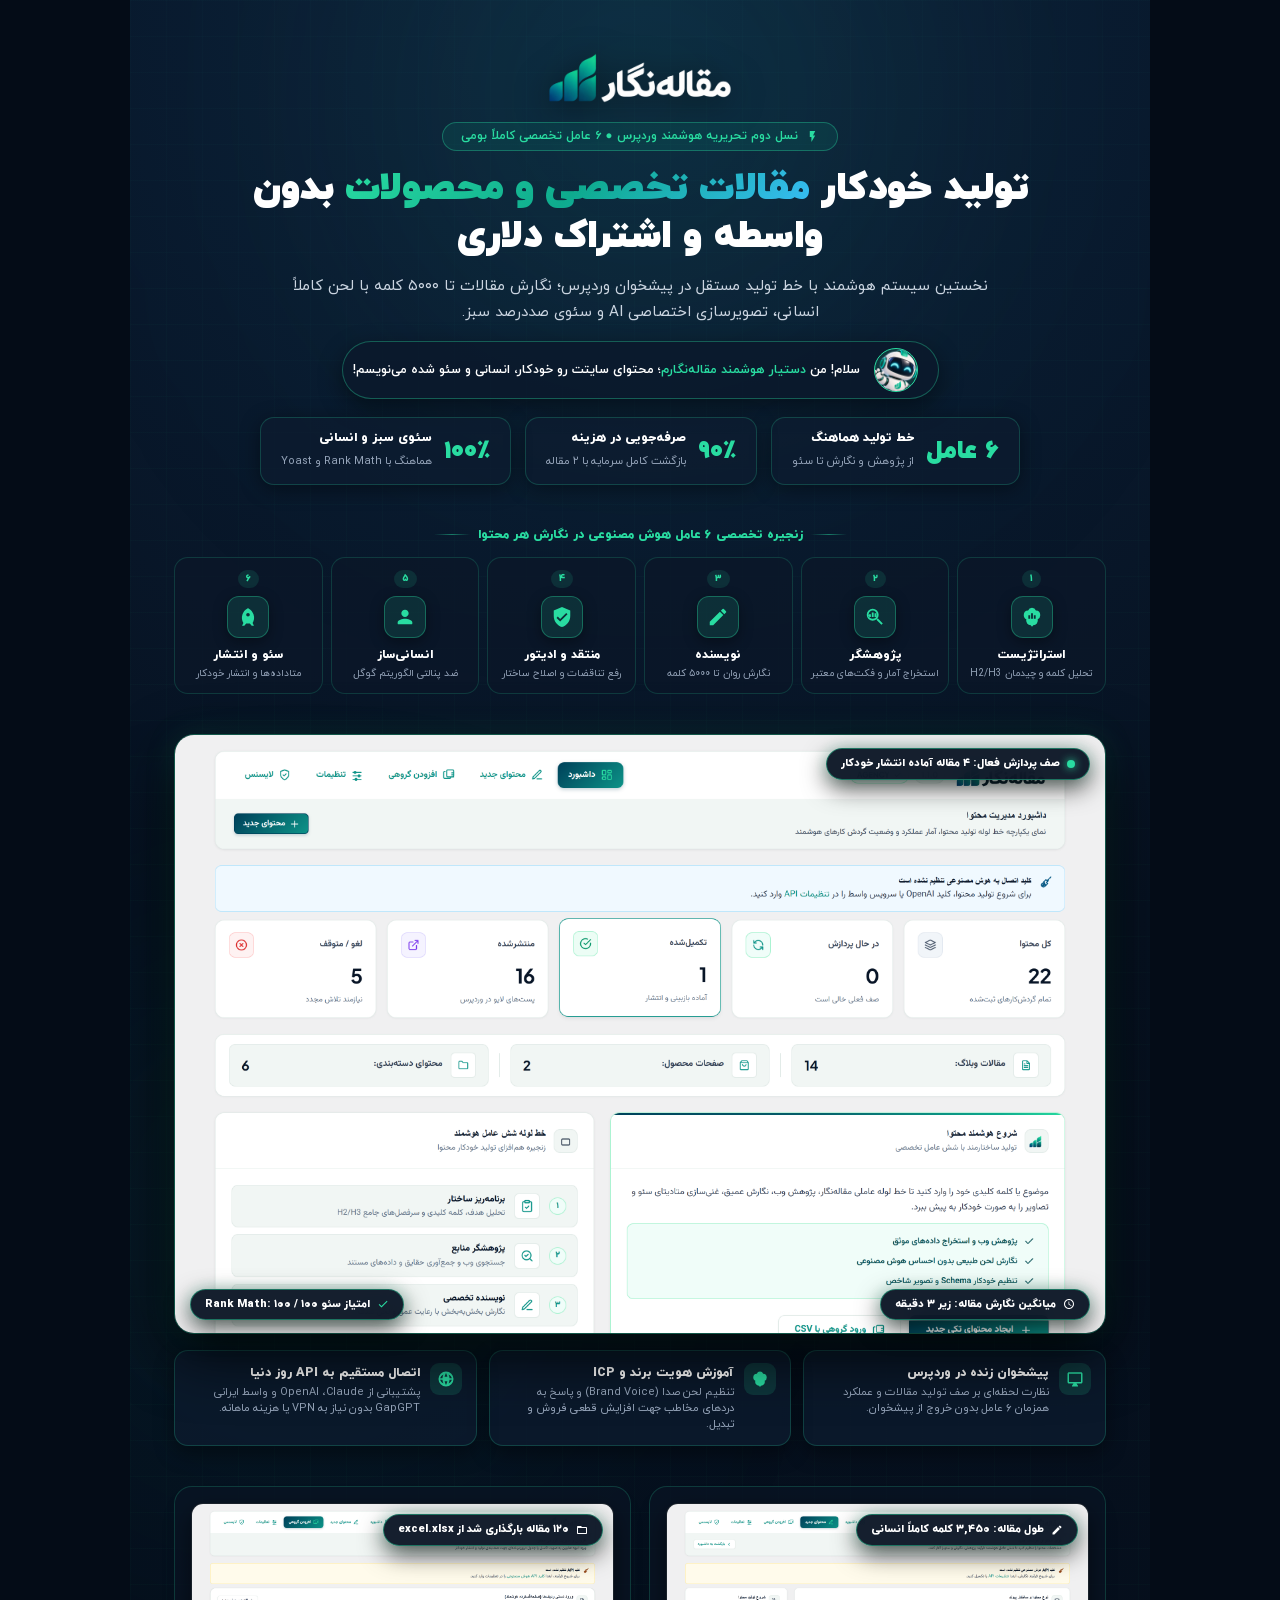
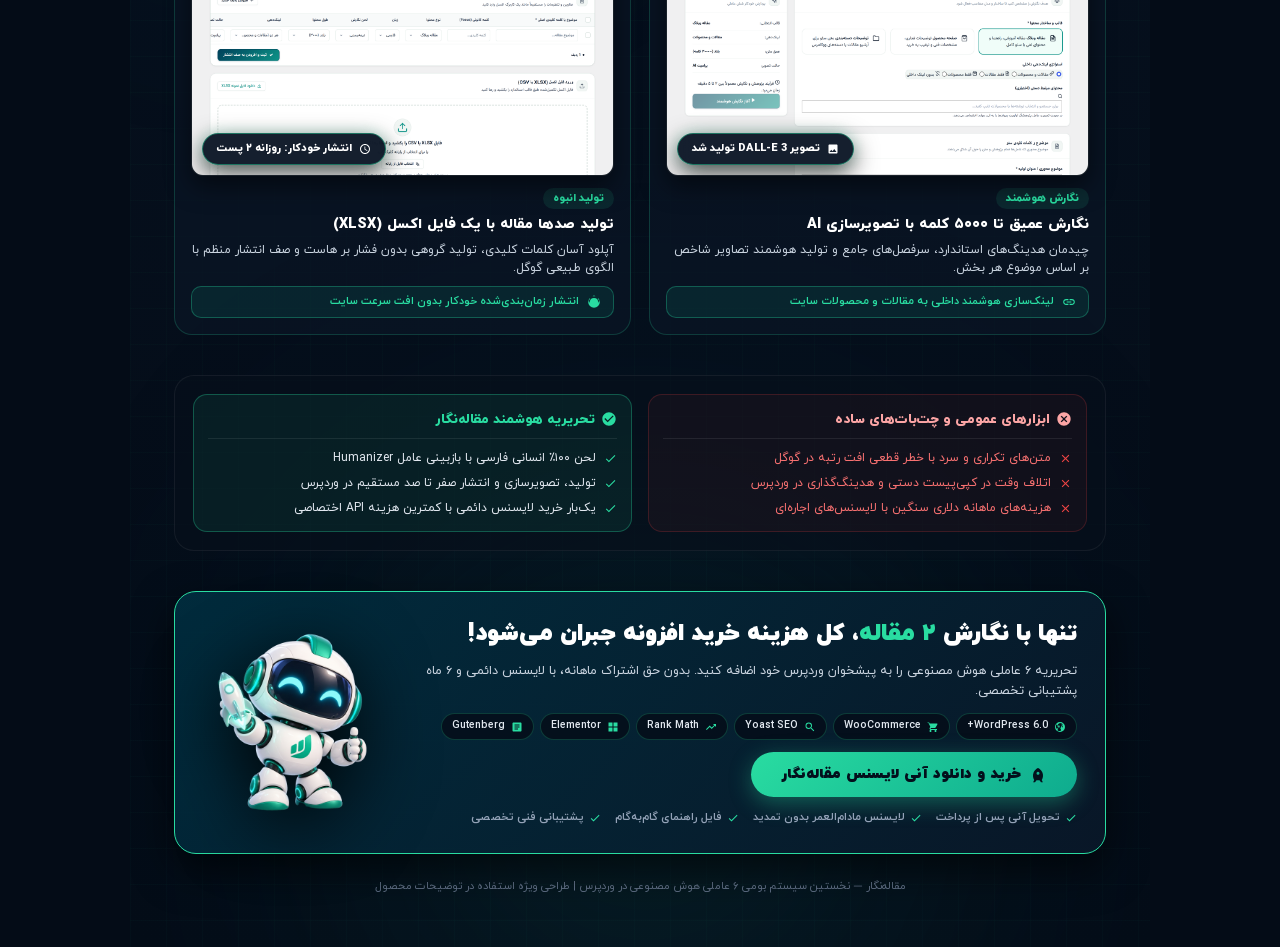
<file: infographic/index.html>
<!DOCTYPE html>
<html lang="fa" dir="rtl">
<head>
  <meta charset="UTF-8" />
  <meta name="viewport" content="width=device-width, initial-scale=1.0" />
  <title>اینفوگرافیک رسمی مقاله‌نگار | تحریریه ۶ عاملی هوش مصنوعی وردپرس</title>
  <meta name="description" content="اینفوگرافیک جامع و یکپارچه معرفی افزونه مقاله‌نگار — تولید خودکار مقالات تخصصی، محصولات ووکامرس، سئوی سبز و درک هویت برند" />
  <link rel="icon" type="image/png" href="images/logo-mark.png" />

  <!-- Typography: Local IRANYekanWeb + Fallback -->
  <link rel="preconnect" href="https://fonts.googleapis.com" />
  <link rel="preconnect" href="https://fonts.gstatic.com" crossorigin />
  <link href="https://fonts.googleapis.com/css2?family=Plus+Jakarta+Sans:wght@600;700;800&family=Vazirmatn:wght@400;500;600;700;800;900&display=swap" rel="stylesheet" />

  <style>
    /* ==========================================================================
       FONTS (Local IRANYekan)
       ========================================================================== */
    @font-face {
      font-family: 'IRANYekan';
      src: url('fonts/IRANYekanWebRegular.woff2') format('woff2'),
           url('../fonts/IRANYekanWebRegular.woff2') format('woff2');
      font-weight: 400;
      font-style: normal;
      font-display: swap;
    }
    @font-face {
      font-family: 'IRANYekan';
      src: url('fonts/IRANYekanWebMedium.woff2') format('woff2'),
           url('../fonts/IRANYekanWebMedium.woff2') format('woff2');
      font-weight: 500;
      font-style: normal;
      font-display: swap;
    }
    @font-face {
      font-family: 'IRANYekan';
      src: url('fonts/IRANYekanWebBold.woff2') format('woff2'),
           url('../fonts/IRANYekanWebBold.woff2') format('woff2');
      font-weight: 700;
      font-style: normal;
      font-display: swap;
    }
    @font-face {
      font-family: 'IRANYekan';
      src: url('fonts/IRANYekanWebExtraBold.woff2') format('woff2'),
           url('../fonts/IRANYekanWebExtraBold.woff2') format('woff2');
      font-weight: 800;
      font-style: normal;
      font-display: swap;
    }
    @font-face {
      font-family: 'IRANYekan';
      src: url('fonts/IRANYekanWebBlack.woff2') format('woff2'),
           url('../fonts/IRANYekanWebBlack.woff2') format('woff2');
      font-weight: 900;
      font-style: normal;
      font-display: swap;
    }

    /* ==========================================================================
       RESET & ZERO-ANIMATION (100% Static Graphic Poster)
       ========================================================================== */
    *, *::before, *::after {
      box-sizing: border-box;
      margin: 0;
      padding: 0;
      transition: none !important;
      animation: none !important;
    }

    :root {
      --g-bg: #050E1A;
      --g-mint: #29DCA1;
      --g-teal: #0EAB8E;
      --g-marine: #00364C;
      --g-text-white: #FFFFFF;
      --g-text-light: #E2E8F0;
      --g-text-muted: #94A3B8;
      --g-text-dim: #64748B;
      --g-glass: rgba(11, 25, 44, 0.7);
      --g-border: rgba(41, 220, 161, 0.22);
    }

    html, body {
      font-family: 'IRANYekan', 'Plus Jakarta Sans', 'Vazirmatn', -apple-system, sans-serif;
      direction: rtl;
      background-color: #040C17;
      color: var(--g-text-light);
      line-height: 1.6;
      -webkit-font-smoothing: antialiased;
      display: flex;
      justify-content: center;
      margin: 0;
      padding: 0;
    }

    /* ==========================================================================
       SINGLE UNIFIED POSTER CANVAS (Square Corners for Screenshot Ready)
       ========================================================================== */
    .infographic-canvas {
      width: 1020px;
      max-width: 100%;
      background: radial-gradient(circle at 50% 0%, #0D233C 0%, #061120 40%, #040C17 100%);
      border-radius: 0;
      position: relative;
      overflow: hidden;
      box-shadow: none;
      border: none;
      padding: 52px 44px;
      display: flex;
      flex-direction: column;
      gap: 44px;
    }

    /* Ambient background grid & glow */
    .canvas-grid {
      position: absolute;
      inset: 0;
      background-image: 
        linear-gradient(rgba(41, 220, 161, 0.02) 1px, transparent 1px),
        linear-gradient(90deg, rgba(41, 220, 161, 0.02) 1px, transparent 1px);
      background-size: 36px 36px;
      pointer-events: none;
      z-index: 0;
    }
    .canvas-glow {
      position: absolute;
      border-radius: 50%;
      filter: blur(140px);
      pointer-events: none;
      z-index: 0;
    }
    .glow-top {
      width: 600px;
      height: 600px;
      background: radial-gradient(circle, rgba(41, 220, 161, 0.18) 0%, rgba(0, 54, 76, 0.1) 70%, transparent 100%);
      top: -200px;
      right: 20%;
    }
    .glow-middle {
      width: 650px;
      height: 650px;
      background: radial-gradient(circle, rgba(14, 171, 142, 0.14) 0%, transparent 70%);
      top: 900px;
      left: -150px;
    }
    .glow-bottom {
      width: 600px;
      height: 600px;
      background: radial-gradient(circle, rgba(41, 220, 161, 0.15) 0%, rgba(0, 54, 76, 0.2) 70%, transparent 100%);
      bottom: -150px;
      right: 20%;
    }

    .canvas-inner {
      position: relative;
      z-index: 1;
      display: flex;
      flex-direction: column;
      gap: 40px;
    }

    /* ==========================================================================
       1. HERO & IDENTITY (Clean White Logotype + Mascot Speech)
       ========================================================================== */
    .hero-lockup {
      text-align: center;
      display: flex;
      flex-direction: column;
      align-items: center;
      gap: 14px;
    }
    .hero-brand-logo {
      height: 52px;
      width: auto;
      object-fit: contain;
      margin-bottom: 4px;
      filter: drop-shadow(0 4px 16px rgba(0, 0, 0, 0.5));
    }
    
    .hero-pill-badge {
      display: inline-flex;
      align-items: center;
      gap: 8px;
      background: rgba(14, 171, 142, 0.12);
      border: 1px solid rgba(41, 220, 161, 0.35);
      padding: 4px 18px;
      border-radius: 100px;
      font-size: 12px;
      font-weight: 700;
      color: var(--g-mint);
    }

    .hero-title {
      font-size: 38px;
      font-weight: 900;
      color: var(--g-text-white);
      line-height: 1.25;
      letter-spacing: -0.5px;
      max-width: 860px;
    }
    .hero-title span {
      background: linear-gradient(135deg, #29DCA1 0%, #0EAB8E 50%, #38BDF8 100%);
      -webkit-background-clip: text;
      -webkit-text-fill-color: transparent;
      background-clip: text;
    }
    .hero-sub {
      font-size: 15px;
      color: #CBD5E1;
      max-width: 740px;
      line-height: 1.7;
    }

    /* Mascot Speech Capsule */
    .hero-mascot-speech {
      display: inline-flex;
      align-items: center;
      gap: 14px;
      background: rgba(11, 25, 44, 0.85);
      border: 1px solid rgba(41, 220, 161, 0.35);
      border-radius: 50px;
      padding: 6px 20px 6px 10px;
      margin-top: 2px;
      box-shadow: 0 8px 25px rgba(0, 0, 0, 0.45);
    }
    .mascot-thumb {
      width: 44px;
      height: 44px;
      border-radius: 50%;
      background: rgba(41, 220, 161, 0.15);
      border: 1.5px solid var(--g-mint);
      overflow: hidden;
      display: flex;
      align-items: center;
      justify-content: center;
      flex-shrink: 0;
    }
    .mascot-thumb img {
      width: 140%;
      height: auto;
      margin-top: 14px;
    }
    .speech-text {
      font-size: 12.5px;
      font-weight: 700;
      color: var(--g-text-white);
      text-align: right;
      line-height: 1.45;
    }
    .speech-text strong {
      color: var(--g-mint);
    }

    /* 3 Outcome Chips */
    .hero-proof-strip {
      display: flex;
      justify-content: center;
      gap: 14px;
      flex-wrap: wrap;
      margin-top: 4px;
      width: 100%;
    }
    .proof-chip {
      background: rgba(13, 28, 48, 0.7);
      border: 1px solid var(--g-border);
      border-radius: 14px;
      padding: 10px 20px;
      display: flex;
      align-items: center;
      gap: 12px;
      box-shadow: 0 4px 20px rgba(0, 0, 0, 0.4);
    }
    .proof-chip-val {
      font-size: 24px;
      font-weight: 900;
      color: var(--g-mint);
      line-height: 1;
    }
    .proof-chip-text {
      text-align: right;
    }
    .proof-chip-text strong {
      display: block;
      font-size: 12.5px;
      color: var(--g-text-white);
      font-weight: 800;
    }
    .proof-chip-text span {
      font-size: 11px;
      color: var(--g-text-muted);
    }

    /* ==========================================================================
       2. THE 6-AGENT PIPELINE (Connected Streamlined Ribbon)
       ========================================================================== */
    .pipeline-flow-wrap {
      display: flex;
      flex-direction: column;
      align-items: center;
      gap: 12px;
    }
    .flow-caption {
      font-size: 12.5px;
      font-weight: 800;
      color: var(--g-mint);
      display: flex;
      align-items: center;
      gap: 8px;
    }
    .flow-caption::before, .flow-caption::after {
      content: '';
      width: 36px;
      height: 1px;
      background: linear-gradient(90deg, transparent, rgba(41, 220, 161, 0.5), transparent);
    }

    .pipeline-ribbon {
      display: grid;
      grid-template-columns: repeat(6, 1fr);
      gap: 8px;
      width: 100%;
    }
    .pipe-node {
      background: rgba(11, 23, 40, 0.75);
      border: 1px solid rgba(41, 220, 161, 0.18);
      border-radius: 14px;
      padding: 12px 6px;
      text-align: center;
      display: flex;
      flex-direction: column;
      align-items: center;
      gap: 4px;
    }
    .pipe-node-step {
      font-size: 10px;
      font-weight: 800;
      color: var(--g-mint);
      background: rgba(41, 220, 161, 0.12);
      padding: 1px 8px;
      border-radius: 20px;
    }
    .pipe-node-icon {
      width: 42px;
      height: 42px;
      border-radius: 12px;
      background: rgba(41, 220, 161, 0.12);
      border: 1px solid rgba(41, 220, 161, 0.35);
      display: flex;
      align-items: center;
      justify-content: center;
      margin: 4px 0 6px;
      color: var(--g-mint);
      box-shadow: 0 4px 14px rgba(0, 0, 0, 0.35);
    }
    .pipe-node-icon svg {
      width: 22px;
      height: 22px;
      fill: currentColor;
    }
    .pipe-node-title {
      font-size: 12px;
      font-weight: 800;
      color: var(--g-text-white);
      line-height: 1.3;
    }
    .pipe-node-desc {
      font-size: 10px;
      color: var(--g-text-muted);
      line-height: 1.4;
    }

    /* ==========================================================================
       3. CENTRAL PRODUCT EXHIBIT (Dashboard with Mascot & Overlapping Pins)
       ========================================================================== */
    .central-exhibit {
      position: relative;
      display: flex;
      flex-direction: column;
      align-items: center;
      gap: 16px;
    }
    
    .central-image-wrapper {
      position: relative;
      width: 100%;
      border-radius: 20px;
      overflow: visible;
      background: #060F1A;
    }
    .central-image {
      width: 100%;
      height: auto;
      display: block;
      border-radius: 20px;
      box-shadow: 0 20px 60px rgba(0, 0, 0, 0.8), 0 0 30px rgba(41, 220, 161, 0.15);
      border: 1.5px solid rgba(41, 220, 161, 0.35);
      object-fit: cover;
    }

    /* Contextual Floating Pins (Overlapping) */
    .context-pin {
      position: absolute;
      z-index: 4;
      display: inline-flex;
      align-items: center;
      gap: 7px;
      background: rgba(7, 18, 33, 0.94);
      border: 1px solid rgba(41, 220, 161, 0.45);
      box-shadow: 0 8px 24px rgba(0, 0, 0, 0.7), 0 0 15px rgba(41, 220, 161, 0.2);
      border-radius: 100px;
      padding: 6px 14px;
      font-size: 11px;
      font-weight: 800;
      color: #FFFFFF;
      backdrop-filter: blur(10px);
      pointer-events: none;
    }
    .pin-dash-queue {
      top: 14px;
      right: 16px;
    }
    .pin-dash-seo {
      bottom: 14px;
      left: 16px;
    }
    .pin-dash-time {
      bottom: 14px;
      right: 16px;
    }

    .live-dot {
      width: 8px;
      height: 8px;
      border-radius: 50%;
      background: #29DCA1;
      box-shadow: 0 0 8px #29DCA1;
      flex-shrink: 0;
    }
    .pin-check {
      color: #10B981;
      font-weight: 900;
    }

    /* 3 Floating Callouts under central image */
    .floating-callouts-grid {
      display: grid;
      grid-template-columns: repeat(3, 1fr);
      gap: 12px;
      width: 100%;
    }
    .graphic-callout {
      background: rgba(12, 26, 45, 0.85);
      border: 1px solid var(--g-border);
      border-radius: 14px;
      padding: 12px 14px;
      display: flex;
      align-items: flex-start;
      gap: 10px;
      box-shadow: 0 8px 20px rgba(0, 0, 0, 0.4);
    }
    .graphic-callout-ico {
      width: 32px;
      height: 32px;
      border-radius: 9px;
      background: rgba(41, 220, 161, 0.15);
      color: var(--g-mint);
      display: flex;
      align-items: center;
      justify-content: center;
      font-size: 16px;
      flex-shrink: 0;
    }
    .graphic-callout-body h5 {
      font-size: 12.5px;
      font-weight: 800;
      color: var(--g-text-white);
      margin-bottom: 2px;
    }
    .graphic-callout-body p {
      font-size: 11px;
      color: var(--g-text-muted);
      line-height: 1.45;
    }

    /* ==========================================================================
       4. TWO SIDE-BY-SIDE EXHIBITS (With Contextual Overlapping Pins)
       ========================================================================== */
    .side-by-side-exhibits {
      display: grid;
      grid-template-columns: 1fr 1fr;
      gap: 18px;
    }
    .exhibit-column {
      background: rgba(10, 22, 38, 0.7);
      border: 1px solid rgba(41, 220, 161, 0.2);
      border-radius: 18px;
      padding: 16px;
      display: flex;
      flex-direction: column;
      gap: 12px;
    }
    .exhibit-img-box {
      border-radius: 12px;
      overflow: hidden;
      border: 1px solid rgba(255, 255, 255, 0.08);
      box-shadow: 0 10px 25px rgba(0, 0, 0, 0.5);
      background: #050E18;
      position: relative;
    }
    .exhibit-img {
      width: 100%;
      height: auto;
      display: block;
      object-fit: cover;
    }

    .pin-exhibit-top {
      top: 10px;
      right: 10px;
    }
    .pin-exhibit-bottom {
      bottom: 10px;
      left: 10px;
    }

    .exhibit-meta {
      display: flex;
      flex-direction: column;
      gap: 6px;
    }
    .exhibit-badge {
      align-self: flex-start;
      font-size: 11px;
      font-weight: 800;
      color: var(--g-mint);
      background: rgba(41, 220, 161, 0.1);
      padding: 2px 10px;
      border-radius: 20px;
    }
    .exhibit-title {
      font-size: 14.5px;
      font-weight: 800;
      color: var(--g-text-white);
      line-height: 1.35;
    }
    .exhibit-desc {
      font-size: 12px;
      color: #CBD5E1;
      line-height: 1.55;
    }
    .exhibit-highlight-pill {
      display: flex;
      align-items: center;
      gap: 8px;
      background: rgba(14, 171, 142, 0.12);
      border: 1px solid rgba(41, 220, 161, 0.3);
      padding: 6px 12px;
      border-radius: 10px;
      font-size: 11px;
      color: var(--g-mint);
      font-weight: 700;
      margin-top: 2px;
    }

    /* ==========================================================================
       5. MINIMALIST COMPARISON MATRIX
       ========================================================================== */
    .compare-graphic-matrix {
      display: grid;
      grid-template-columns: 1fr 1fr;
      gap: 16px;
      background: rgba(7, 16, 28, 0.6);
      border-radius: 20px;
      padding: 18px;
      border: 1px solid rgba(255, 255, 255, 0.06);
    }
    .matrix-col {
      padding: 14px;
      border-radius: 14px;
    }
    .matrix-col.fail {
      background: rgba(239, 68, 68, 0.05);
      border: 1px solid rgba(239, 68, 68, 0.2);
    }
    .matrix-col.pass {
      background: rgba(41, 220, 161, 0.08);
      border: 1px solid rgba(41, 220, 161, 0.3);
    }
    .matrix-header {
      font-size: 13.5px;
      font-weight: 800;
      margin-bottom: 10px;
      padding-bottom: 8px;
      border-bottom: 1px solid rgba(255, 255, 255, 0.08);
      display: flex;
      align-items: center;
      gap: 6px;
    }
    .matrix-col.fail .matrix-header { color: #FCA5A5; }
    .matrix-col.pass .matrix-header { color: var(--g-mint); }

    .matrix-items {
      list-style: none;
      display: flex;
      flex-direction: column;
      gap: 7px;
    }
    .matrix-item {
      display: flex;
      align-items: center;
      gap: 8px;
      font-size: 12px;
      line-height: 1.5;
    }
    .matrix-col.fail .matrix-item { color: #F87171; }
    .matrix-col.pass .matrix-item { color: #E2E8F0; }
    .matrix-col.fail .matrix-item svg { color: #EF4444; flex-shrink: 0; }
    .matrix-col.pass .matrix-item svg { color: var(--g-mint); flex-shrink: 0; }

    /* ==========================================================================
       6. ECONOMIC PAYOFF & CLOSING SEAL (With Standing Mascot)
       ========================================================================== */
    .graphic-anchor-block {
      background: linear-gradient(135deg, rgba(0, 48, 66, 0.85) 0%, rgba(9, 23, 40, 0.95) 100%);
      border: 1.5px solid var(--g-mint);
      border-radius: 22px;
      padding: 26px 28px;
      box-shadow: 0 16px 40px rgba(0, 0, 0, 0.6);
      position: relative;
    }

    .anchor-grid-layout {
      display: grid;
      grid-template-columns: 1fr 180px;
      gap: 20px;
      align-items: center;
      text-align: right;
    }
    .anchor-text-col {
      display: flex;
      flex-direction: column;
      gap: 12px;
    }
    .anchor-headline {
      font-size: 23px;
      font-weight: 900;
      color: var(--g-text-white);
      line-height: 1.35;
    }
    .anchor-headline span {
      color: var(--g-mint);
    }
    .anchor-sub {
      font-size: 12.5px;
      color: #CBD5E1;
      line-height: 1.6;
    }

    .ecosystem-strip {
      display: flex;
      flex-wrap: wrap;
      gap: 6px;
    }
    .eco-tag {
      background: rgba(5, 14, 25, 0.85);
      border: 1px solid rgba(41, 220, 161, 0.22);
      padding: 4px 10px;
      border-radius: 100px;
      font-size: 10.5px;
      font-weight: 700;
      color: #E2E8F0;
      display: inline-flex;
      align-items: center;
      gap: 6px;
    }
    .eco-tag svg {
      color: var(--g-mint);
      flex-shrink: 0;
    }

    .anchor-cta-button {
      align-self: flex-start;
      display: inline-flex;
      align-items: center;
      gap: 8px;
      background: linear-gradient(135deg, #29DCA1 0%, #0EAB8E 100%);
      color: #030F1C;
      font-size: 14.5px;
      font-weight: 900;
      padding: 11px 30px;
      border-radius: 100px;
      text-decoration: none;
      box-shadow: 0 6px 22px rgba(41, 220, 161, 0.35);
    }
    .anchor-cta-button svg {
      flex-shrink: 0;
    }

    .guarantee-row {
      display: flex;
      flex-wrap: wrap;
      gap: 14px;
      font-size: 11px;
      color: var(--g-text-muted);
      font-weight: 600;
    }
    .guarantee-row div {
      display: inline-flex;
      align-items: center;
      gap: 5px;
    }
    .guarantee-row svg {
      color: var(--g-mint);
      flex-shrink: 0;
    }

    /* Mascot standing column */
    .anchor-mascot-col {
      display: flex;
      justify-content: center;
      align-items: center;
      position: relative;
    }
    .anchor-mascot-img {
      width: 185px;
      height: auto;
      filter: drop-shadow(0 15px 35px rgba(0, 0, 0, 0.85));
    }

    /* Small credit line */
    .infographic-seal {
      text-align: center;
      font-size: 11px;
      color: var(--g-text-dim);
      margin-top: -16px;
    }

    /* ==========================================================================
       RESPONSIVE ADJUSTMENTS
       ========================================================================== */
    @media (max-width: 860px) {
      .infographic-canvas { padding: 28px 16px; gap: 30px; }
      .hero-title { font-size: 26px; }
      .hero-proof-strip { flex-direction: column; }
      .pipeline-ribbon { grid-template-columns: repeat(3, 1fr); }
      .floating-callouts-grid { grid-template-columns: 1fr; }
      .side-by-side-exhibits { grid-template-columns: 1fr; }
      .compare-graphic-matrix { grid-template-columns: 1fr; }
      .anchor-grid-layout { grid-template-columns: 1fr; text-align: center; }
      .anchor-cta-button { align-self: center; }
      .ecosystem-strip { justify-content: center; }
      .guarantee-row { justify-content: center; }
      .anchor-mascot-img { width: 145px; }
      .pin-dash-time { display: none; }
    }
  </style>
</head>
<body>

<div class="infographic-canvas">
  <div class="canvas-grid"></div>
  <div class="canvas-glow glow-top"></div>
  <div class="canvas-glow glow-middle"></div>
  <div class="canvas-glow glow-bottom"></div>

  <div class="canvas-inner">

    <!-- ======================================================================
         1. HERO & IDENTITY (Clean White Logotype + Mascot Speech)
         ====================================================================== -->
    <header class="hero-lockup">
      <!-- Official White-Text Logo for Dark Background -->
      <img src="images/logo-horizontal-white.png" alt="مقاله‌نگار" class="hero-brand-logo" />
      
      <div class="hero-pill-badge">
        <svg width="13" height="13" viewBox="0 0 24 24" fill="currentColor"><path d="M7 2v11h3v9l7-12h-4l4-8z"/></svg>
        <span>نسل دوم تحریریه هوشمند وردپرس • ۶ عامل تخصصی کاملاً بومی</span>
      </div>

      <h1 class="hero-title">
        تولید خودکار <span>مقالات تخصصی و محصولات</span> بدون واسطه و اشتراک دلاری
      </h1>

      <p class="hero-sub">
        نخستین سیستم هوشمند با خط تولید مستقل در پیشخوان وردپرس؛ نگارش مقالات تا ۵۰۰۰ کلمه با لحن کاملاً انسانی، تصویرسازی اختصاصی AI و سئوی صددرصد سبز.
      </p>

      <!-- Mascot Greeting Capsule -->
      <div class="hero-mascot-speech">
        <div class="mascot-thumb">
          <img src="images/mascot.png" alt="مسکات هوشمند مقاله‌نگار" />
        </div>
        <div class="speech-text">
          <span>سلام! من <strong>دستیار هوشمند مقاله‌نگارم</strong>؛ محتوای سایتت رو خودکار، انسانی و سئو شده می‌نویسم!</span>
        </div>
      </div>

      <div class="hero-proof-strip">
        <div class="proof-chip">
          <div class="proof-chip-val">۶ عامل</div>
          <div class="proof-chip-text">
            <strong>خط تولید هماهنگ</strong>
            <span>از پژوهش و نگارش تا سئو</span>
          </div>
        </div>
        <div class="proof-chip">
          <div class="proof-chip-val">۹۰٪</div>
          <div class="proof-chip-text">
            <strong>صرفه‌جویی در هزینه</strong>
            <span>بازگشت کامل سرمایه با ۲ مقاله</span>
          </div>
        </div>
        <div class="proof-chip">
          <div class="proof-chip-val">۱۰۰٪</div>
          <div class="proof-chip-text">
            <strong>سئوی سبز و انسانی</strong>
            <span>هماهنگ با Rank Math و Yoast</span>
          </div>
        </div>
      </div>
    </header>

    <!-- ======================================================================
         2. THE 6-AGENT PIPELINE (Seamless Horizontal Ribbon)
         ====================================================================== -->
    <div class="pipeline-flow-wrap">
      <div class="flow-caption">زنجیره تخصصی ۶ عامل هوش مصنوعی در نگارش هر محتوا</div>
      <div class="pipeline-ribbon">
        <!-- Agent 1: Strategist (Solid Brain) -->
        <div class="pipe-node">
          <span class="pipe-node-step">۱</span>
          <span class="pipe-node-icon" aria-label="استراتژیست">
            <svg viewBox="0 0 24 24"><path d="M12 2a4.5 4.5 0 0 0-4.24 3A4.996 4.996 0 0 0 3 10c0 1.96 1.13 3.66 2.8 4.47A5.002 5.002 0 0 0 11 20.9V22h2v-1.1a5.002 5.002 0 0 0 5.2-6.43A4.996 4.996 0 0 0 21 10a4.996 4.996 0 0 0-4.76-5A4.5 4.5 0 0 0 12 2zm-1 6h2v6h-2V8zm-3 2h2v4H8v-4zm6 0h2v4h-2v-4z"/></svg>
          </span>
          <span class="pipe-node-title">استراتژیست</span>
          <span class="pipe-node-desc">تحلیل کلمه و چیدمان H2/H3</span>
        </div>

        <!-- Agent 2: Researcher (Solid Search / Analytics) -->
        <div class="pipe-node">
          <span class="pipe-node-step">۲</span>
          <span class="pipe-node-icon" aria-label="پژوهشگر">
            <svg viewBox="0 0 24 24"><path d="M15.5 14h-.79l-.28-.27A6.471 6.471 0 0 0 16 9.5 6.5 6.5 0 1 0 9.5 16c1.61 0 3.09-.59 4.23-1.57l.27.28v.79l5 4.99L20.49 19l-4.99-5zm-6 0C7.01 14 5 11.99 5 9.5S7.01 5 9.5 5 14 7.01 14 9.5 11.99 14 9.5 14zm-1-7h2v5h-2zm-3 2h2v3H5zm6-1h2v4h-2z"/></svg>
          </span>
          <span class="pipe-node-title">پژوهشگر</span>
          <span class="pipe-node-desc">استخراج آمار و فکت‌های معتبر</span>
        </div>

        <!-- Agent 3: Writer (Solid Quill/Pen) -->
        <div class="pipe-node">
          <span class="pipe-node-step">۳</span>
          <span class="pipe-node-icon" aria-label="نویسنده">
            <svg viewBox="0 0 24 24"><path d="M3 17.25V21h3.75L17.81 9.94l-3.75-3.75L3 17.25zM20.71 7.04a.996.996 0 0 0 0-1.41l-2.34-2.34a.996.996 0 0 0-1.41 0l-1.83 1.83 3.75 3.75 1.83-1.83z"/></svg>
          </span>
          <span class="pipe-node-title">نویسنده</span>
          <span class="pipe-node-desc">نگارش روان تا ۵۰۰۰ کلمه</span>
        </div>

        <!-- Agent 4: Editor/Critic (Solid Shield Check) -->
        <div class="pipe-node">
          <span class="pipe-node-step">۴</span>
          <span class="pipe-node-icon" aria-label="منتقد و ادیتور">
            <svg viewBox="0 0 24 24"><path d="M12 1L3 5v6c0 5.55 3.84 10.74 9 12 5.16-1.26 9-6.45 9-12V5l-9-4zm-2 16l-4-4 1.41-1.41L10 14.17l6.59-6.59L18 9l-8 8z"/></svg>
          </span>
          <span class="pipe-node-title">منتقد و ادیتور</span>
          <span class="pipe-node-desc">رفع تناقضات و اصلاح ساختار</span>
        </div>

        <!-- Agent 5: Humanizer (Solid User Profile / Human Touch) -->
        <div class="pipe-node">
          <span class="pipe-node-step">۵</span>
          <span class="pipe-node-icon" aria-label="انسانی‌ساز">
            <svg viewBox="0 0 24 24"><path d="M12 12c2.21 0 4-1.79 4-4s-1.79-4-4-4-4 1.79-4 4 1.79 4 4 4zm0 2c-2.67 0-8 1.34-8 4v1c0 .55.45 1 1 1h14c.55 0 1-.45 1-1v-1c0-2.66-5.33-4-8-4z"/></svg>
          </span>
          <span class="pipe-node-title">انسانی‌ساز</span>
          <span class="pipe-node-desc">ضد پنالتی الگوریتم گوگل</span>
        </div>

        <!-- Agent 6: SEO Publisher (Solid Rocket) -->
        <div class="pipe-node">
          <span class="pipe-node-step">۶</span>
          <span class="pipe-node-icon" aria-label="سئو و انتشار">
            <svg viewBox="0 0 24 24"><path d="M12 2.5s4 1.5 6 6.5c1.4 3.5.5 7.5-1 9.5l1.5 3H16l-2-2.5h-4l-2 2.5H5.5l1.5-3c-1.5-2-2.4-6-1-9.5 2-5 6-6.5 6-6.5zm0 5a2 2 0 1 0 0 4 2 2 0 0 0 0-4z"/></svg>
          </span>
          <span class="pipe-node-title">سئو و انتشار</span>
          <span class="pipe-node-desc">متاداده‌ها و انتشار خودکار</span>
        </div>
      </div>
    </div>

    <!-- ======================================================================
         3. CENTRAL PRODUCT EXHIBIT (Dashboard with Peeking Mascot & Overlapping Pins)
         ====================================================================== -->
    <div class="central-exhibit">
      <div class="central-image-wrapper">
        <img src="images/dashboard.png" alt="پیشخوان مدیریت افزونه مقاله‌نگار" class="central-image" loading="eager" />

        <!-- Fixed Overlapping Contextual Pins -->
        <div class="context-pin pin-dash-queue">
          <span class="live-dot"></span>
          <span>صف پردازش فعال: ۴ مقاله آماده انتشار خودکار</span>
        </div>

        <div class="context-pin pin-dash-seo">
          <svg width="12" height="12" viewBox="0 0 24 24" fill="currentColor" style="color: var(--g-mint); flex-shrink: 0;"><path d="M9 16.17L4.83 12l-1.42 1.41L9 19 21 7l-1.41-1.41z"/></svg>
          <span>امتیاز سئو Rank Math: ۱۰۰ / ۱۰۰</span>
        </div>

        <div class="context-pin pin-dash-time">
          <svg width="12" height="12" viewBox="0 0 24 24" fill="currentColor"><path d="M12 2C6.5 2 2 6.5 2 12s4.5 10 10 10 10-4.5 10-10S17.5 2 12 2zm0 18c-4.41 0-8-3.59-8-8s3.59-8 8-8 8 3.59 8 8-3.59 8-8 8zm.5-13H11v6l5.2 3.1.8-1.3-4.5-2.7V7z"/></svg>
          <span>میانگین نگارش مقاله: زیر ۳ دقیقه</span>
        </div>
      </div>

      <!-- 3 Integrated Feature Annotations -->
      <div class="floating-callouts-grid">
        <div class="graphic-callout">
          <div class="graphic-callout-ico">
            <svg width="18" height="18" viewBox="0 0 24 24" fill="currentColor"><path d="M20 3H4c-1.1 0-2 .9-2 2v11c0 1.1.9 2 2 2h6l-2 3v1h8v-1l-2-3h6c1.1 0 2-.9 2-2V5c0-1.1-.9-2-2-2zm0 13H4V5h16v11z"/></svg>
          </div>
          <div class="graphic-callout-body">
            <h5>پیشخوان زنده در وردپرس</h5>
            <p>نظارت لحظه‌ای بر صف تولید مقالات و عملکرد همزمان ۶ عامل بدون خروج از پیشخوان.</p>
          </div>
        </div>

        <div class="graphic-callout">
          <div class="graphic-callout-ico">
            <svg width="18" height="18" viewBox="0 0 24 24" fill="currentColor"><path d="M12 2a4.5 4.5 0 0 0-4.24 3A4.996 4.996 0 0 0 3 10c0 1.96 1.13 3.66 2.8 4.47A5.002 5.002 0 0 0 11 20.9V22h2v-1.1a5.002 5.002 0 0 0 5.2-6.43A4.996 4.996 0 0 0 21 10a4.996 4.996 0 0 0-4.76-5A4.5 4.5 0 0 0 12 2z"/></svg>
          </div>
          <div class="graphic-callout-body">
            <h5>آموزش هویت برند و ICP</h5>
            <p>تنظیم لحن صدا (Brand Voice) و پاسخ به دردهای مخاطب جهت افزایش قطعی فروش و تبدیل.</p>
          </div>
        </div>

        <div class="graphic-callout">
          <div class="graphic-callout-ico">
            <svg width="18" height="18" viewBox="0 0 24 24" fill="currentColor"><path d="M12 2a10 10 0 1 0 10 10A10 10 0 0 0 12 2zm7.93 9h-3.18a15.65 15.65 0 0 0-1.29-5.11A8.03 8.03 0 0 1 19.93 11zM12 4.07c.87 1.48 1.57 3.6 1.83 4.93H10.17c.26-1.33.96-3.45 1.83-4.93zm-3.46 1.82A15.65 15.65 0 0 0 7.25 11H4.07a8.03 8.03 0 0 1 4.47-5.11zM4.07 13h3.18c.24 1.88.75 3.66 1.29 5.11A8.03 8.03 0 0 1 4.07 13zm7.93 6.93c-.87-1.48-1.57-3.6-1.83-4.93h3.66c-.26 1.33-.96 3.45-1.83 4.93zm3.46-1.82c.54-1.45 1.05-3.23 1.29-5.11h3.18a8.03 8.03 0 0 1-4.47 5.11z"/></svg>
          </div>
          <div class="graphic-callout-body">
            <h5>اتصال مستقیم به API روز دنیا</h5>
            <p>پشتیبانی از OpenAI ،Claude و واسط ایرانی GapGPT بدون نیاز به VPN یا هزینه ماهانه.</p>
          </div>
        </div>
      </div>
    </div>

    <!-- ======================================================================
         4. TWO SIDE-BY-SIDE EXHIBITS (With Overlapping Contextual Pins)
         ====================================================================== -->
    <div class="side-by-side-exhibits">
      <!-- Exhibit Left: New Content -->
      <div class="exhibit-column">
        <div class="exhibit-img-box">
          <img src="images/new-content.png" alt="بخش نگارش محتوای جدید" class="exhibit-img" loading="eager" />
          <!-- Overlapping Context Pins -->
          <div class="context-pin pin-exhibit-top">
            <svg width="12" height="12" viewBox="0 0 24 24" fill="currentColor"><path d="M3 17.25V21h3.75L17.81 9.94l-3.75-3.75L3 17.25zM20.71 7.04a.996.996 0 0 0 0-1.41l-2.34-2.34a.996.996 0 0 0-1.41 0l-1.83 1.83 3.75 3.75 1.83-1.83z"/></svg>
            <span>طول مقاله: ۳,۴۵۰ کلمه کاملاً انسانی</span>
          </div>
          <div class="context-pin pin-exhibit-bottom">
            <svg width="12" height="12" viewBox="0 0 24 24" fill="currentColor"><path d="M21 19V5c0-1.1-.9-2-2-2H5c-1.1 0-2 .9-2 2v14c0 1.1.9 2 2 2h14c1.1 0 2-.9 2-2zM8.5 13.5l2.5 3.01L14.5 12l4.5 6H5l3.5-4.5z"/></svg>
            <span>تصویر DALL-E 3 تولید شد</span>
          </div>
        </div>
        <div class="exhibit-meta">
          <span class="exhibit-badge">نگارش هوشمند</span>
          <h4 class="exhibit-title">نگارش عمیق تا ۵۰۰۰ کلمه با تصویرسازی AI</h4>
          <p class="exhibit-desc">چیدمان هدینگ‌های استاندارد، سرفصل‌های جامع و تولید هوشمند تصاویر شاخص بر اساس موضوع هر بخش.</p>
          <div class="exhibit-highlight-pill">
            <svg width="14" height="14" viewBox="0 0 24 24" fill="currentColor"><path d="M3.9 12c0-1.71 1.39-3.1 3.1-3.1h4V7H7c-2.76 0-5 2.24-5 5s2.24 5 5 5h4v-1.9H7c-1.71 0-3.1-1.39-3.1-3.1zM8 13h8v-2H8v2zm9-6h-4v1.9h4c1.71 0 3.1 1.39 3.1 3.1s-1.39 3.1-3.1 3.1h-4V17h4c2.76 0 5-2.24 5-5s-2.24-5-5-5z"/></svg>
            <span>لینک‌سازی هوشمند داخلی به مقالات و محصولات سایت</span>
          </div>
        </div>
      </div>

      <!-- Exhibit Right: Bulk Excel -->
      <div class="exhibit-column">
        <div class="exhibit-img-box">
          <img src="images/bulk-content.png" alt="تولید انبوه با فایل اکسل" class="exhibit-img" loading="eager" />
          <!-- Overlapping Context Pins -->
          <div class="context-pin pin-exhibit-top">
            <svg width="12" height="12" viewBox="0 0 24 24" fill="currentColor"><path d="M20 6h-8l-2-2H4c-1.1 0-1.99.9-1.99 2L2 18c0 1.1.9 2 2 2h16c1.1 0 2-.9 2-2V8c0-1.1-.9-2-2-2zm0 12H4V8h16v10z"/></svg>
            <span>۱۲۰ مقاله بارگذاری شد از excel.xlsx</span>
          </div>
          <div class="context-pin pin-exhibit-bottom">
            <svg width="12" height="12" viewBox="0 0 24 24" fill="currentColor"><path d="M12 2C6.5 2 2 6.5 2 12s4.5 10 10 10 10-4.5 10-10S17.5 2 12 2zm0 18c-4.41 0-8-3.59-8-8s3.59-8 8-8 8 3.59 8 8-3.59 8-8 8zm.5-13H11v6l5.2 3.1.8-1.3-4.5-2.7V7z"/></svg>
            <span>انتشار خودکار: روزانه ۲ پست</span>
          </div>
        </div>
        <div class="exhibit-meta">
          <span class="exhibit-badge">تولید انبوه</span>
          <h4 class="exhibit-title">تولید صدها مقاله با یک فایل اکسل (XLSX)</h4>
          <p class="exhibit-desc">آپلود آسان کلمات کلیدی، تولید گروهی بدون فشار بر هاست و صف انتشار منظم با الگوی طبیعی گوگل.</p>
          <div class="exhibit-highlight-pill">
            <svg width="14" height="14" viewBox="0 0 24 24" fill="currentColor"><path d="M12 2a10 10 0 1 0 10 10A10 10 0 0 0 12 2zm1 14.93V18h-2v-1.07A8 8 0 0 1 4.07 11H3v-2h1.07A8 8 0 0 1 11 2.07V1h2v1.07A8 8 0 0 1 19.93 9H21v2h-1.07A8 8 0 0 1 13 16.93zM12 5a7 7 0 1 0 7 7 7 7 0 0 0-7-7zm.5 3H11v5l4 2.4.75-1.23-3.25-1.92z"/></svg>
            <span>انتشار زمان‌بندی‌شده خودکار بدون افت سرعت سایت</span>
          </div>
        </div>
      </div>
    </div>

    <!-- ======================================================================
         5. GRAPHIC COMPARISON (Minimalist Contrast)
         ====================================================================== -->
    <div class="compare-graphic-matrix">
      <div class="matrix-col fail">
        <div class="matrix-header">
          <svg width="16" height="16" viewBox="0 0 24 24" fill="currentColor"><path d="M12 2C6.47 2 2 6.47 2 12s4.47 10 10 10 10-4.47 10-10S17.53 2 12 2zm5 13.59L15.59 17 12 13.41 8.41 17 7 15.59 10.59 12 7 8.41 8.41 7 12 10.59 15.59 7 17 8.41 13.41 12 17 15.59z"/></svg>
          <span>ابزارهای عمومی و چت‌بات‌های ساده</span>
        </div>
        <ul class="matrix-items">
          <li class="matrix-item">
            <svg width="13" height="13" viewBox="0 0 24 24" fill="currentColor"><path d="M19 6.41L17.59 5 12 10.59 6.41 5 5 6.41 10.59 12 5 17.59 6.41 19 12 13.41 17.59 19 19 17.59 13.41 12z"/></svg>
            <span>متن‌های تکراری و سرد با خطر قطعی افت رتبه در گوگل</span>
          </li>
          <li class="matrix-item">
            <svg width="13" height="13" viewBox="0 0 24 24" fill="currentColor"><path d="M19 6.41L17.59 5 12 10.59 6.41 5 5 6.41 10.59 12 5 17.59 6.41 19 12 13.41 17.59 19 19 17.59 13.41 12z"/></svg>
            <span>اتلاف وقت در کپی‌پیست دستی و هدینگ‌گذاری در وردپرس</span>
          </li>
          <li class="matrix-item">
            <svg width="13" height="13" viewBox="0 0 24 24" fill="currentColor"><path d="M19 6.41L17.59 5 12 10.59 6.41 5 5 6.41 10.59 12 5 17.59 6.41 19 12 13.41 17.59 19 19 17.59 13.41 12z"/></svg>
            <span>هزینه‌های ماهانه دلاری سنگین با لایسنس‌های اجاره‌ای</span>
          </li>
        </ul>
      </div>

      <div class="matrix-col pass">
        <div class="matrix-header">
          <svg width="16" height="16" viewBox="0 0 24 24" fill="currentColor"><path d="M12 2C6.48 2 2 6.48 2 12s4.48 10 10 10 10-4.48 10-10S17.52 2 12 2zm-2 15l-5-5 1.41-1.41L10 14.17l7.59-7.59L19 8l-9 9z"/></svg>
          <span>تحریریه هوشمند مقاله‌نگار</span>
        </div>
        <ul class="matrix-items">
          <li class="matrix-item">
            <svg width="13" height="13" viewBox="0 0 24 24" fill="currentColor"><path d="M9 16.17L4.83 12l-1.42 1.41L9 19 21 7l-1.41-1.41z"/></svg>
            <span>لحن ۱۰۰٪ انسانی فارسی با بازبینی عامل Humanizer</span>
          </li>
          <li class="matrix-item">
            <svg width="13" height="13" viewBox="0 0 24 24" fill="currentColor"><path d="M9 16.17L4.83 12l-1.42 1.41L9 19 21 7l-1.41-1.41z"/></svg>
            <span>تولید، تصویرسازی و انتشار صفر تا صد مستقیم در وردپرس</span>
          </li>
          <li class="matrix-item">
            <svg width="13" height="13" viewBox="0 0 24 24" fill="currentColor"><path d="M9 16.17L4.83 12l-1.42 1.41L9 19 21 7l-1.41-1.41z"/></svg>
            <span>یک‌بار خرید لایسنس دائمی با کمترین هزینه API اختصاصی</span>
          </li>
        </ul>
      </div>
    </div>

    <!-- ======================================================================
         6. ECONOMIC PAYOFF & CLOSING SEAL (With Mascot Character)
         ====================================================================== -->
    <div class="graphic-anchor-block">
      <div class="anchor-grid-layout">
        <!-- Text & Action column -->
        <div class="anchor-text-col">
          <h3 class="anchor-headline">
            تنها با نگارش <span>۲ مقاله</span>، کل هزینه خرید افزونه جبران می‌شود!
          </h3>
          <p class="anchor-sub">
            تحریریه ۶ عاملی هوش مصنوعی را به پیشخوان وردپرس خود اضافه کنید. بدون حق اشتراک ماهانه، با لایسنس دائمی و ۶ ماه پشتیبانی تخصصی.
          </p>

          <div class="ecosystem-strip">
            <span class="eco-tag">
              <svg width="12" height="12" viewBox="0 0 24 24" fill="currentColor"><path d="M12 2a10 10 0 1 0 10 10A10 10 0 0 0 12 2zm0 18.2a8.17 8.17 0 0 1-5.08-1.78l3.65-9.98 3.75 10.27A8.18 8.18 0 0 1 12 20.2zm5.72-4.1l-2.45-7.1 1.77-.09a5.1 5.1 0 0 1 .42 2.05c0 1.83-.88 3.52-2.16 4.6l2.42.54zm-11.44 0a6.3 6.3 0 0 1-2.48-4.9c0-1.8 .74-3.43 1.94-4.63l2.84 8.23-2.3-.54v1.84zM12 3.8a8.2 8.2 0 0 1 6.34 3.03l-1.35.07c-.88 0-2.22-.1-2.22-.1-.45-.03-.5.62-.05.67 0 0 .46.06.98.08l-2.75 8.17L9.2 9.55l.98-.08c.45-.05.4-.7-.05-.67 0 0-1.34.1-2.25.1l-1.32-.07A8.2 8.2 0 0 1 12 3.8z"/></svg>
              <span>WordPress 6.0+</span>
            </span>
            <span class="eco-tag">
              <svg width="12" height="12" viewBox="0 0 24 24" fill="currentColor"><path d="M7 18c-1.1 0-1.99.9-1.99 2S5.9 22 7 22s2-.9 2-2-.9-2-2-2zM1 2v2h2l3.6 7.59-1.35 2.45c-.16.28-.25.61-.25.96 0 1.66 1.34 3 3 3h12v-2H7.42c-.14 0-.25-.11-.25-.25l.03-.12.9-1.63h7.45c.75 0 1.41-.41 1.75-1.03l3.58-6.49c.08-.14.12-.31.12-.48 0-.55-.45-1-1-1H5.21l-.94-2H1zm16 16c-1.1 0-1.99.9-1.99 2s.89 2 1.99 2 2-.9 2-2-.9-2-2-2z"/></svg>
              <span>WooCommerce</span>
            </span>
            <span class="eco-tag">
              <svg width="12" height="12" viewBox="0 0 24 24" fill="currentColor"><path d="M15.5 14h-.79l-.28-.27A6.471 6.471 0 0 0 16 9.5 6.5 6.5 0 1 0 9.5 16c1.61 0 3.09-.59 4.23-1.57l.27.28v.79l5 4.99L20.49 19l-4.99-5zm-6 0C7.01 14 5 11.99 5 9.5S7.01 5 9.5 5 14 7.01 14 9.5 11.99 14 9.5 14z"/></svg>
              <span>Yoast SEO</span>
            </span>
            <span class="eco-tag">
              <svg width="12" height="12" viewBox="0 0 24 24" fill="currentColor"><path d="M16 6l2.29 2.29-4.88 4.88-4-4L2 16.59 3.41 18l6-6 4 4 6.3-6.29L22 12V6z"/></svg>
              <span>Rank Math</span>
            </span>
            <span class="eco-tag">
              <svg width="12" height="12" viewBox="0 0 24 24" fill="currentColor"><path d="M3 3v8h8V3H3zm0 18h8v-8H3v8zm10 0h8v-8h-8v8zm0-18v8h8V3h-8z"/></svg>
              <span>Elementor</span>
            </span>
            <span class="eco-tag">
              <svg width="12" height="12" viewBox="0 0 24 24" fill="currentColor"><path d="M19 3H5c-1.1 0-2 .9-2 2v14c0 1.1.9 2 2 2h14c1.1 0 2-.9 2-2V5c0-1.1-.9-2-2-2zm-5 14H7v-2h7v2zm3-4H7v-2h10v2zm0-4H7V7h10v2z"/></svg>
              <span>Gutenberg</span>
            </span>
          </div>

          <a href="../purchase.html" class="anchor-cta-button">
            <svg width="18" height="18" viewBox="0 0 24 24" fill="currentColor"><path d="M12 2.5s4 1.5 6 6.5c1.4 3.5.5 7.5-1 9.5l1.5 3H16l-2-2.5h-4l-2 2.5H5.5l1.5-3c-1.5-2-2.4-6-1-9.5 2-5 6-6.5 6-6.5zm0 5a2 2 0 1 0 0 4 2 2 0 0 0 0-4z"/></svg>
            <span>خرید و دانلود آنی لایسنس مقاله‌نگار</span>
          </a>

          <div class="guarantee-row">
            <div><svg width="12" height="12" viewBox="0 0 24 24" fill="currentColor"><path d="M9 16.17L4.83 12l-1.42 1.41L9 19 21 7l-1.41-1.41z"/></svg> تحویل آنی پس از پرداخت</div>
            <div><svg width="12" height="12" viewBox="0 0 24 24" fill="currentColor"><path d="M9 16.17L4.83 12l-1.42 1.41L9 19 21 7l-1.41-1.41z"/></svg> لایسنس مادام‌العمر بدون تمدید</div>
            <div><svg width="12" height="12" viewBox="0 0 24 24" fill="currentColor"><path d="M9 16.17L4.83 12l-1.42 1.41L9 19 21 7l-1.41-1.41z"/></svg> فایل راهنمای گام‌به‌گام</div>
            <div><svg width="12" height="12" viewBox="0 0 24 24" fill="currentColor"><path d="M9 16.17L4.83 12l-1.42 1.41L9 19 21 7l-1.41-1.41z"/></svg> پشتیبانی فنی تخصصی</div>
          </div>
        </div>

        <!-- Mascot Character Column: Celebratory Rocket Pose -->
        <div class="anchor-mascot-col">
          <img src="images/mascot-cta.png" alt="مسکات مقاله‌نگار - جشن تحویل لایسنس و پرتاب موشک" class="anchor-mascot-img" />
        </div>
      </div>
    </div>

    <div class="infographic-seal">
      مقاله‌نگار — نخستین سیستم بومی ۶ عاملی هوش مصنوعی در وردپرس | طراحی ویژه استفاده در توضیحات محصول
    </div>

  </div>
</div>

</body>
</html>
</file>
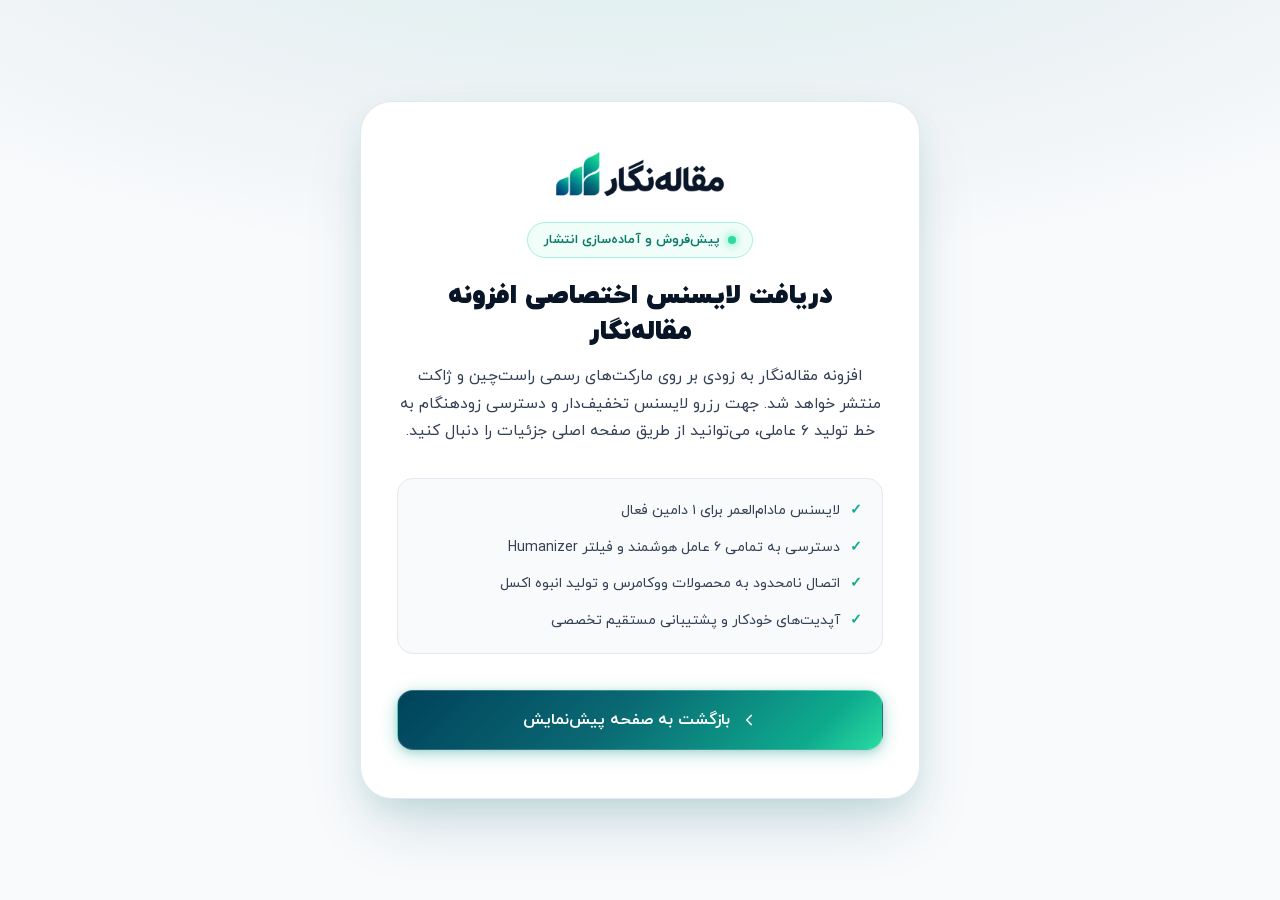
<file: purchase.html>
<!DOCTYPE html>
<html lang="fa" dir="rtl">
<head>
  <meta charset="UTF-8" />
  <meta name="viewport" content="width=device-width, initial-scale=1.0" />
  <title>خرید افزونه مقاله‌نگار | تحریریه ۶ عاملی هوش مصنوعی وردپرس</title>
  <meta name="description" content="خرید رسمی لایسنس افزونه مقاله‌نگار برای تولید خودکار مقالات، محصولات ووکامرس و سئو در وردپرس." />
  <link rel="icon" type="image/png" href="images/logo-mark.png" />
  
  <link rel="preconnect" href="https://fonts.googleapis.com" />
  <link rel="preconnect" href="https://fonts.gstatic.com" crossorigin />
  <link href="https://fonts.googleapis.com/css2?family=Plus+Jakarta+Sans:wght@500;600;700;800&family=Vazirmatn:wght@300;400;500;600;700;800;900&display=swap" rel="stylesheet" />
  <link rel="stylesheet" href="style.css?v=2.2.0" />

  <style>
    .purchase-page {
      min-height: 100dvh;
      display: flex;
      align-items: center;
      justify-content: center;
      text-align: center;
      padding: 60px 24px;
      background: radial-gradient(ellipse 80% 50% at 50% -20%, rgba(14, 171, 142, 0.15), rgba(0, 66, 91, 0.04) 70%, transparent 100%), var(--mn-canvas);
    }
    .purchase-card {
      max-width: 560px;
      width: 100%;
      background: #FFFFFF;
      border: 1.5px solid var(--mn-border);
      border-radius: var(--radius-xl);
      padding: 48px 36px;
      box-shadow: var(--shadow-xl);
    }
    .purchase-logo-img {
      height: 48px;
      width: auto;
      margin-inline: auto;
      margin-bottom: 24px;
    }
    .purchase-badge {
      display: inline-flex;
      align-items: center;
      gap: 8px;
      padding: 6px 16px;
      background: var(--mn-primary-surface);
      border: 1px solid var(--mn-primary-border);
      color: var(--mn-primary-hover);
      border-radius: var(--radius-full);
      font-size: 13px;
      font-weight: 700;
      margin-bottom: 20px;
    }
    .purchase-card h1 {
      font-size: 26px;
      font-weight: 900;
      color: var(--mn-text-primary);
      margin-bottom: 14px;
      line-height: 1.35;
    }
    .purchase-card p {
      font-size: 15.5px;
      color: var(--mn-text-secondary);
      line-height: 1.8;
      margin-bottom: 32px;
    }
    .purchase-features-list {
      list-style: none;
      text-align: right;
      display: flex;
      flex-direction: column;
      gap: 12px;
      margin-bottom: 36px;
      padding: 20px;
      background: var(--mn-canvas);
      border-radius: var(--radius-md);
      border: 1px solid var(--mn-border);
    }
    .purchase-features-list li {
      font-size: 14px;
      color: var(--mn-text-secondary);
      display: flex;
      align-items: center;
      gap: 10px;
    }
    .purchase-features-list .check {
      color: var(--mn-primary);
      font-weight: 800;
    }
  </style>
</head>
<body>
  <div class="purchase-page">
    <div class="purchase-card">
      <img src="images/logo-horizontal.png" alt="مقاله‌نگار" class="purchase-logo-img" />
      
      <div class="purchase-badge">
        <span class="pill-dot"></span>
        <span>پیش‌فروش و آماده‌سازی انتشار</span>
      </div>

      <h1>دریافت لایسنس اختصاصی افزونه مقاله‌نگار</h1>
      
      <p>
        افزونه مقاله‌نگار به زودی بر روی مارکت‌های رسمی راست‌چین و ژاکت منتشر خواهد شد. جهت رزرو لایسنس تخفیف‌دار و دسترسی زودهنگام به خط تولید ۶ عاملی، می‌توانید از طریق صفحه اصلی جزئیات را دنبال کنید.
      </p>

      <ul class="purchase-features-list">
        <li><span class="check">✓</span> لایسنس مادام‌العمر برای ۱ دامین فعال</li>
        <li><span class="check">✓</span> دسترسی به تمامی ۶ عامل هوشمند و فیلتر Humanizer</li>
        <li><span class="check">✓</span> اتصال نامحدود به محصولات ووکامرس و تولید انبوه اکسل</li>
        <li><span class="check">✓</span> آپدیت‌های خودکار و پشتیبانی مستقیم تخصصی</li>
      </ul>

      <a href="index.html" class="btn btn-primary btn-lg" style="width: 100%;">
        <svg width="18" height="18" viewBox="0 0 24 24" fill="none" stroke="currentColor" stroke-width="2.2" stroke-linecap="round" stroke-linejoin="round" aria-hidden="true"><path d="m15 18-6-6 6-6"/></svg>
        <span>بازگشت به صفحه پیش‌نمایش</span>
      </a>
    </div>
  </div>
</body>
</html>
</file>
<file: style.css>
/* ==========================================================================
   MAGHALE NEGAR — Official Design System & Preview Landing Styles
   Brand Aesthetic: High-Precision B2B SaaS · Clean Editorial · Zero AI Slop
   Palette: Emerald Mint (#29DCA1) → Mid Teal (#0EAB8E) → Deep Marine (#00425B)
   Text: Midnight Obsidian (#081527) · RTL First
   Typography: IRANYekanWeb + Vazirmatn + Plus Jakarta Sans
   ========================================================================== */

/* --------------------------------------------------------------------------
   1. Typography (@font-face local IRANYekan + Google Fonts Fallback)
   -------------------------------------------------------------------------- */
@font-face {
  font-family: 'IRANYekan';
  src: url('fonts/IRANYekanWebThin.woff2') format('woff2');
  font-weight: 100;
  font-style: normal;
  font-display: swap;
}
@font-face {
  font-family: 'IRANYekan';
  src: url('fonts/IRANYekanWebLight.woff2') format('woff2');
  font-weight: 300;
  font-style: normal;
  font-display: swap;
}
@font-face {
  font-family: 'IRANYekan';
  src: url('fonts/IRANYekanWebRegular.woff2') format('woff2');
  font-weight: 400;
  font-style: normal;
  font-display: swap;
}
@font-face {
  font-family: 'IRANYekan';
  src: url('fonts/IRANYekanWebMedium.woff2') format('woff2');
  font-weight: 500;
  font-style: normal;
  font-display: swap;
}
@font-face {
  font-family: 'IRANYekan';
  src: url('fonts/IRANYekanWebBold.woff2') format('woff2');
  font-weight: 700;
  font-style: normal;
  font-display: swap;
}
@font-face {
  font-family: 'IRANYekan';
  src: url('fonts/IRANYekanWebExtraBold.woff2') format('woff2');
  font-weight: 800;
  font-style: normal;
  font-display: swap;
}
@font-face {
  font-family: 'IRANYekan';
  src: url('fonts/IRANYekanWebBlack.woff2') format('woff2');
  font-weight: 900;
  font-style: normal;
  font-display: swap;
}

/* --------------------------------------------------------------------------
   2. Design System Tokens (From MASTER.md)
   -------------------------------------------------------------------------- */
:root {
  /* Brand Palette */
  --mn-primary:            #0EAB8E;
  --mn-primary-hover:      #097A66;
  --mn-primary-active:     #055C4D;
  --mn-primary-mint:       #29DCA1;
  --mn-primary-surface:    #F0FDF9;
  --mn-primary-border:     #A7F3D0;
  --mn-primary-light:      rgba(14, 171, 142, 0.08);

  --mn-brand-marine:       #00425B;
  --mn-brand-marine-dark:  #002B3B;
  --mn-brand-gradient:     linear-gradient(135deg, #00425B 0%, #0A6973 45%, #0EAB8E 85%, #29DCA1 100%);
  --mn-brand-gradient-rev: linear-gradient(135deg, #29DCA1 0%, #0EAB8E 40%, #00425B 100%);
  --mn-hero-gradient:      radial-gradient(ellipse 80% 50% at 50% -20%, rgba(14, 171, 142, 0.15), rgba(0, 66, 91, 0.04) 70%, transparent 100%);

  /* Typography Colors */
  --mn-text-primary:       #081527;
  --mn-text-secondary:     #334155;
  --mn-text-muted:         #64748B;
  --mn-text-subtle:        #94A3B8;
  --mn-text-inverse:       #FFFFFF;

  /* Surfaces & Backgrounds */
  --mn-canvas:             #F8FAFC;
  --mn-canvas-alt:         #F0F5F4;
  --mn-surface:            #FFFFFF;
  --mn-surface-glass:      rgba(255, 255, 255, 0.88);
  --mn-surface-dark:       #081527;
  --mn-surface-marine:     #003347;

  /* Borders & Dividers */
  --mn-border:             #E2E8F0;
  --mn-border-subtle:      #EDF2F7;
  --mn-border-brand:       rgba(14, 171, 142, 0.22);
  --mn-ring:               rgba(14, 171, 142, 0.25);

  /* Semantic Feedback */
  --mn-success:            #10B981;
  --mn-success-surface:    #ECFDF5;
  --mn-warning:            #F59E0B;
  --mn-warning-surface:    #FFFBEB;
  --mn-danger:             #EF4444;
  --mn-danger-surface:     #FEF2F2;

  /* Fonts */
  --font-base:             'IRANYekan', 'Vazirmatn', -apple-system, BlinkMacSystemFont, 'Segoe UI', Roboto, sans-serif;
  --font-mono:             'Plus Jakarta Sans', ui-monospace, SFMono-Regular, Menlo, Monaco, Consolas, monospace;

  /* Radii */
  --radius-xs:             6px;
  --radius-sm:             10px;
  --radius-md:             16px;
  --radius-lg:             24px;
  --radius-xl:             32px;
  --radius-full:           9999px;

  /* Shadows */
  --shadow-xs:             0 1px 2px rgba(8, 21, 39, 0.04);
  --shadow-sm:             0 2px 8px rgba(8, 21, 39, 0.06);
  --shadow-md:             0 8px 24px -4px rgba(8, 21, 39, 0.08), 0 2px 6px -1px rgba(14, 171, 142, 0.05);
  --shadow-lg:             0 20px 40px -8px rgba(8, 21, 39, 0.12), 0 6px 16px -2px rgba(14, 171, 142, 0.08);
  --shadow-xl:             0 32px 64px -12px rgba(0, 66, 91, 0.18), 0 12px 28px -4px rgba(14, 171, 142, 0.12);
  --shadow-glow:           0 0 40px rgba(41, 220, 161, 0.22);
  --shadow-card-hover:     0 22px 45px -8px rgba(0, 66, 91, 0.14), 0 8px 20px -3px rgba(14, 171, 142, 0.10);

  /* Transitions */
  --transition-fast:       160ms cubic-bezier(0.4, 0, 0.2, 1);
  --transition-normal:     240ms cubic-bezier(0.4, 0, 0.2, 1);
  --transition-smooth:     360ms cubic-bezier(0.16, 1, 0.3, 1);

  --nav-height:            76px;
}

/* --------------------------------------------------------------------------
   3. Base Reset & Structure
   -------------------------------------------------------------------------- */
*, *::before, *::after {
  box-sizing: border-box;
  margin: 0;
  padding: 0;
}

html {
  scroll-behavior: smooth;
  -webkit-text-size-adjust: 100%;
  overflow-x: clip;
  max-width: 100vw;
}

body {
  font-family: var(--font-base);
  font-size: 16px;
  line-height: 1.75;
  color: var(--mn-text-secondary);
  background-color: var(--mn-canvas);
  direction: rtl;
  text-align: right;
  overflow-x: clip;
  max-width: 100vw;
  width: 100%;
  position: relative;
  -webkit-font-smoothing: antialiased;
  -moz-osx-font-smoothing: grayscale;
}

img {
  max-width: 100%;
  height: auto;
  display: block;
}

a {
  color: inherit;
  text-decoration: none;
  transition: color var(--transition-fast);
}

button {
  font-family: inherit;
  border: none;
  background: none;
  cursor: pointer;
}

/* --------------------------------------------------------------------------
   4. Layout Utilities
   -------------------------------------------------------------------------- */
.container {
  width: 100%;
  max-width: 1240px;
  margin-inline: auto;
  padding-inline: 24px;
}

.section {
  padding-block: 96px;
  position: relative;
}

.section-label {
  display: inline-flex;
  align-items: center;
  gap: 8px;
  padding: 6px 16px;
  background-color: var(--mn-primary-surface);
  border: 1px solid var(--mn-primary-border);
  color: var(--mn-primary-hover);
  font-size: 13px;
  font-weight: 700;
  border-radius: var(--radius-full);
  margin-bottom: 16px;
  letter-spacing: -0.01em;
}

.section-label.light {
  background: rgba(255, 255, 255, 0.12);
  border-color: rgba(255, 255, 255, 0.25);
  color: #A7F3D0;
}

.section-header {
  text-align: center;
  max-width: 740px;
  margin-inline: auto;
  margin-bottom: 56px;
}

.section-header h2 {
  font-size: clamp(28px, 4.2vw, 40px);
  font-weight: 800;
  color: var(--mn-text-primary);
  line-height: 1.35;
  margin-bottom: 14px;
  letter-spacing: -0.02em;
}

.section-header p {
  font-size: 17px;
  color: var(--mn-text-muted);
  line-height: 1.8;
}

.text-gradient {
  background: var(--mn-brand-gradient);
  -webkit-background-clip: text;
  -webkit-text-fill-color: transparent;
  display: inline;
}

.text-gradient-light {
  background: linear-gradient(135deg, #A7F3D0 0%, #29DCA1 50%, #FFFFFF 100%);
  -webkit-background-clip: text;
  -webkit-text-fill-color: transparent;
  display: inline;
}

/* --------------------------------------------------------------------------
   5. Buttons & Pills
   -------------------------------------------------------------------------- */
.btn {
  display: inline-flex;
  align-items: center;
  justify-content: center;
  gap: 10px;
  font-size: 15px;
  font-weight: 700;
  padding: 12px 24px;
  border-radius: var(--radius-md);
  transition: all var(--transition-normal);
  white-space: normal;
  text-align: center;
  position: relative;
  overflow: hidden;
  box-sizing: border-box;
  max-width: 100%;
}

.btn-primary {
  background: var(--mn-brand-gradient);
  color: #FFFFFF;
  box-shadow: 0 4px 18px rgba(14, 171, 142, 0.32), 0 2px 6px rgba(0, 66, 91, 0.15);
  border: 1px solid rgba(255, 255, 255, 0.2);
}

.btn-primary:hover {
  transform: translateY(-2px);
  box-shadow: 0 8px 26px rgba(14, 171, 142, 0.42), 0 3px 8px rgba(0, 66, 91, 0.2);
  color: #FFFFFF;
}

.btn-primary:active {
  transform: translateY(0);
}

.btn-ghost {
  background: #FFFFFF;
  color: var(--mn-text-primary);
  border: 1.5px solid var(--mn-border);
  box-shadow: var(--shadow-xs);
}

.btn-ghost:hover {
  border-color: var(--mn-primary);
  color: var(--mn-primary-hover);
  background: var(--mn-primary-surface);
  transform: translateY(-2px);
  box-shadow: var(--shadow-sm);
}

.btn-white {
  background: #FFFFFF;
  color: var(--mn-brand-marine);
  box-shadow: 0 8px 24px rgba(0, 0, 0, 0.18);
  font-weight: 800;
}

.btn-white:hover {
  background: #F0FDF9;
  color: var(--mn-primary-hover);
  transform: translateY(-2px);
  box-shadow: 0 12px 32px rgba(0, 0, 0, 0.24);
}

.btn-lg {
  padding: 15px 32px;
  font-size: 16px;
  border-radius: var(--radius-md);
}

.btn-xl {
  padding: 18px 40px;
  font-size: 18px;
  border-radius: var(--radius-lg);
}

/* --------------------------------------------------------------------------
   6. Header & Navbar
   -------------------------------------------------------------------------- */
.navbar {
  position: fixed;
  top: 0;
  left: 0;
  right: 0;
  height: var(--nav-height);
  z-index: 1000;
  background: rgba(255, 255, 255, 0.85);
  backdrop-filter: blur(16px);
  -webkit-backdrop-filter: blur(16px);
  border-bottom: 1px solid rgba(226, 232, 240, 0.7);
  transition: all var(--transition-normal);
}

.navbar.scrolled {
  background: rgba(255, 255, 255, 0.96);
  border-bottom-color: var(--mn-border);
  box-shadow: 0 4px 20px rgba(8, 21, 39, 0.05);
}

.navbar-inner {
  height: 100%;
  display: flex;
  align-items: center;
  justify-content: space-between;
  gap: 20px;
}

.logo-brand {
  display: flex;
  align-items: center;
  text-decoration: none;
}

.brand-logo-img {
  height: 40px;
  width: auto;
  object-fit: contain;
}

.nav-links {
  display: flex;
  align-items: center;
  gap: 28px;
}

.nav-links a {
  font-size: 14.5px;
  font-weight: 600;
  color: var(--mn-text-secondary);
  transition: color var(--transition-fast);
  padding: 6px 2px;
  position: relative;
}

.nav-links a:hover {
  color: var(--mn-primary-hover);
}

.nav-links a::after {
  content: '';
  position: absolute;
  bottom: 0;
  right: 0;
  left: 0;
  height: 2px;
  background: var(--mn-primary);
  transform: scaleX(0);
  transform-origin: right;
  transition: transform var(--transition-fast);
  border-radius: 2px;
}

.nav-links a:hover::after {
  transform: scaleX(1);
}

.nav-badge-link {
  background: var(--mn-primary-surface);
  color: var(--mn-primary-hover) !important;
  border: 1px solid var(--mn-primary-border);
  padding: 4px 12px !important;
  border-radius: 100px;
  font-size: 13px !important;
  font-weight: 700 !important;
}
.nav-badge-link::after {
  display: none !important;
}
.nav-badge-link:hover {
  background: var(--mn-primary-light);
  border-color: var(--mn-primary);
}

.nav-cta {
  font-size: 14px;
  padding: 10px 20px;
}

.nav-toggle {
  display: none;
  padding: 8px;
  color: var(--mn-text-primary);
}

.mobile-menu {
  position: absolute;
  top: 100%;
  left: 0;
  right: 0;
  background: #FFFFFF;
  border-bottom: 1px solid var(--mn-border);
  padding: 20px 24px;
  display: flex;
  flex-direction: column;
  gap: 16px;
  box-shadow: var(--shadow-lg);
}

.mobile-menu a {
  font-size: 16px;
  font-weight: 600;
  color: var(--mn-text-primary);
  padding-block: 8px;
  border-bottom: 1px solid var(--mn-border-subtle);
}

.mobile-menu[hidden] {
  display: none;
}

/* --------------------------------------------------------------------------
   7. Hero Section
   -------------------------------------------------------------------------- */
.hero {
  position: relative;
  padding-top: calc(var(--nav-height) + 48px);
  padding-bottom: 80px;
  background: var(--mn-hero-gradient), var(--mn-canvas);
  overflow: hidden;
}

.hero-mesh-grid {
  position: absolute;
  inset: 0;
  background-image: 
    radial-gradient(circle at 1px 1px, rgba(14, 171, 142, 0.08) 1px, transparent 0);
  background-size: 32px 32px;
  pointer-events: none;
  mask-image: radial-gradient(ellipse 60% 50% at 50% 30%, #000 40%, transparent 100%);
  -webkit-mask-image: radial-gradient(ellipse 60% 50% at 50% 30%, #000 40%, transparent 100%);
}

.hero-inner {
  text-align: center;
  max-width: 900px;
  margin-inline: auto;
  position: relative;
  z-index: 2;
}

.hero-pill {
  display: inline-flex;
  align-items: center;
  gap: 10px;
  padding: 8px 20px;
  background: #FFFFFF;
  border: 1px solid var(--mn-primary-border);
  box-shadow: 0 4px 14px rgba(14, 171, 142, 0.12);
  border-radius: var(--radius-full);
  font-size: 13.5px;
  font-weight: 700;
  color: var(--mn-brand-marine);
  margin-bottom: 24px;
}

.pill-dot {
  width: 8px;
  height: 8px;
  border-radius: 50%;
  background-color: var(--mn-primary-mint);
  box-shadow: 0 0 10px var(--mn-primary-mint);
  animation: pulseDot 2s infinite ease-in-out;
}

@keyframes pulseDot {
  0%, 100% { transform: scale(1); opacity: 1; }
  50% { transform: scale(1.4); opacity: 0.6; }
}

.hero-title {
  font-size: clamp(32px, 5.2vw, 56px);
  font-weight: 900;
  color: var(--mn-text-primary);
  line-height: 1.3;
  margin-bottom: 22px;
  letter-spacing: -0.025em;
}

.hero-subtitle {
  font-size: clamp(16px, 2.2vw, 19px);
  color: var(--mn-text-secondary);
  line-height: 1.85;
  margin-bottom: 36px;
  max-width: 780px;
  margin-inline: auto;
  font-weight: 400;
}

.hero-actions {
  display: flex;
  align-items: center;
  justify-content: center;
  gap: 16px;
  flex-wrap: wrap;
  margin-bottom: 48px;
}

.hero-stats {
  display: inline-flex;
  align-items: center;
  justify-content: center;
  background: #FFFFFF;
  border: 1px solid var(--mn-border);
  border-radius: var(--radius-lg);
  padding: 16px 36px;
  box-shadow: var(--shadow-sm);
  gap: 36px;
}

.stat-item {
  text-align: center;
}

.stat-value-row {
  display: flex;
  align-items: baseline;
  justify-content: center;
  gap: 2px;
  font-size: 28px;
  font-weight: 800;
  color: var(--mn-brand-marine);
  line-height: 1.2;
}

.stat-suffix {
  font-size: 18px;
  color: var(--mn-primary);
}

.stat-label {
  font-size: 13px;
  color: var(--mn-text-muted);
  font-weight: 600;
}

.stat-divider {
  width: 1px;
  height: 36px;
  background: var(--mn-border);
}

/* --------------------------------------------------------------------------
   8. Hero App Mockup Frame (Realistic Window)
   -------------------------------------------------------------------------- */
.hero-mockup-wrapper {
  margin-top: 56px;
  position: relative;
}

.hero-mockup-frame {
  background: #FFFFFF;
  border-radius: var(--radius-lg);
  border: 1px solid rgba(14, 171, 142, 0.2);
  box-shadow: var(--shadow-xl);
  overflow: hidden;
  position: relative;
  transition: transform var(--transition-smooth);
}

.hero-mockup-header {
  background: #F8FAFC;
  border-bottom: 1px solid var(--mn-border);
  padding: 12px 18px;
  display: flex;
  align-items: center;
  justify-content: space-between;
  gap: 16px;
}

.window-dots {
  display: flex;
  align-items: center;
  gap: 6px;
}

.window-dots span {
  width: 11px;
  height: 11px;
  border-radius: 50%;
  display: inline-block;
}

.window-dots .dot-close { background: #FF5F56; }
.window-dots .dot-min { background: #FFBD2E; }
.window-dots .dot-max { background: #27C93F; }

.mockup-address-bar {
  background: #FFFFFF;
  border: 1px solid var(--mn-border);
  border-radius: var(--radius-xs);
  padding: 4px 16px;
  font-family: var(--font-mono);
  font-size: 12px;
  color: var(--mn-text-muted);
  direction: ltr;
  text-align: left;
  flex: 1;
  max-width: 480px;
  margin-inline: auto;
  display: flex;
  align-items: center;
  gap: 8px;
}

.mockup-badge-live {
  display: inline-flex;
  align-items: center;
  gap: 6px;
  font-size: 12px;
  font-weight: 700;
  color: var(--mn-primary-hover);
  background: var(--mn-primary-surface);
  padding: 4px 10px;
  border-radius: var(--radius-full);
}

.hero-mockup-screen {
  position: relative;
  background: #081527;
  overflow: hidden;
}

.hero-mockup-screen img {
  width: 100%;
  height: auto;
  display: block;
  transition: transform var(--transition-smooth);
}

/* Floating Badges on Mockup */
.mockup-float-badge {
  position: absolute;
  background: rgba(255, 255, 255, 0.95);
  backdrop-filter: blur(12px);
  border: 1px solid var(--mn-primary-border);
  padding: 10px 16px;
  border-radius: var(--radius-md);
  box-shadow: 0 10px 24px rgba(0, 66, 91, 0.16);
  display: flex;
  align-items: center;
  gap: 12px;
  z-index: 5;
  animation: floatMotion 4s ease-in-out infinite;
}

.mockup-float-badge.badge-top-right {
  top: 24px;
  right: 24px;
}

.mockup-float-badge.badge-bottom-left {
  bottom: 24px;
  left: 24px;
  animation-delay: -2s;
}

@keyframes floatMotion {
  0%, 100% { transform: translateY(0); }
  50% { transform: translateY(-8px); }
}

.badge-icon-box {
  width: 36px;
  height: 36px;
  border-radius: var(--radius-sm);
  background: var(--mn-primary-surface);
  color: var(--mn-primary);
  display: flex;
  align-items: center;
  justify-content: center;
}

.badge-text-box h5 {
  font-size: 13px;
  font-weight: 800;
  color: var(--mn-text-primary);
  line-height: 1.2;
}

.badge-text-box span {
  font-size: 11.5px;
  color: var(--mn-text-muted);
}

/* --------------------------------------------------------------------------
   9. Interactive Panel Tour Section (The Core Showcase)
   -------------------------------------------------------------------------- */
.panel-tour-section {
  background-color: #FFFFFF;
  border-top: 1px solid var(--mn-border);
  border-bottom: 1px solid var(--mn-border);
}

.tour-tab-nav {
  display: flex;
  align-items: center;
  justify-content: center;
  gap: 10px;
  flex-wrap: wrap;
  margin-bottom: 40px;
}

.tour-tab-btn {
  display: inline-flex;
  align-items: center;
  gap: 10px;
  padding: 12px 22px;
  background: var(--mn-canvas);
  border: 1px solid var(--mn-border);
  border-radius: var(--radius-full);
  font-size: 14.5px;
  font-weight: 700;
  color: var(--mn-text-secondary);
  transition: all var(--transition-normal);
}

.tour-tab-btn:hover {
  background: var(--mn-primary-surface);
  border-color: var(--mn-primary-border);
  color: var(--mn-primary-hover);
  transform: translateY(-2px);
}

.tour-tab-btn.active {
  background: var(--mn-brand-marine);
  color: #FFFFFF;
  border-color: var(--mn-brand-marine);
  box-shadow: 0 4px 16px rgba(0, 66, 91, 0.25);
}

.tour-tab-btn .tab-icon {
  display: flex;
  align-items: center;
  justify-content: center;
}

.tour-panel-block {
  display: none;
  animation: fadeIn 300ms ease;
}

.tour-panel-block.active-panel {
  display: block;
}

@keyframes fadeIn {
  from { opacity: 0; transform: translateY(8px); }
  to { opacity: 1; transform: translateY(0); }
}

.tour-window-frame {
  background: #FFFFFF;
  border: 1.5px solid var(--mn-border);
  border-radius: var(--radius-lg);
  box-shadow: var(--shadow-lg);
  overflow: hidden;
  margin-bottom: 36px;
}

.tour-window-header {
  background: #F8FAFC;
  border-bottom: 1px solid var(--mn-border);
  padding: 14px 20px;
  display: flex;
  align-items: center;
  justify-content: space-between;
}

.tour-window-title {
  font-family: var(--font-mono);
  font-size: 12.5px;
  color: var(--mn-text-muted);
  direction: ltr;
  text-align: left;
}

.tour-window-title span {
  color: var(--mn-primary-hover);
  font-family: var(--font-base);
  font-weight: 700;
  direction: rtl;
}

.tour-window-img-box {
  background: #F1F5F9;
  position: relative;
  overflow: hidden;
  border-bottom: 1px solid var(--mn-border);
}

.tour-window-img-box img {
  width: 100%;
  height: auto;
  display: block;
}

.tour-callouts-bar {
  display: flex;
  align-items: center;
  gap: 14px;
  padding: 14px 20px;
  background: #F8FAFC;
  flex-wrap: wrap;
}

.tour-callout-pill {
  display: inline-flex;
  align-items: center;
  gap: 8px;
  font-size: 13.5px;
  font-weight: 600;
  color: var(--mn-text-secondary);
  background: #FFFFFF;
  padding: 6px 14px;
  border-radius: var(--radius-full);
  border: 1px solid var(--mn-border);
}

.tour-callout-pill .dot {
  width: 7px;
  height: 7px;
  border-radius: 50%;
  background: var(--mn-primary);
}

/* Feature Explanatory Cards Grid Below Tour */
.pro-explain-grid {
  display: grid;
  grid-template-columns: repeat(auto-fit, minmax(320px, 1fr));
  gap: 24px;
}

.pro-explain-card {
  background: #FFFFFF;
  border: 1px solid var(--mn-border);
  border-radius: var(--radius-md);
  padding: 28px;
  box-shadow: var(--shadow-sm);
  transition: all var(--transition-normal);
  display: flex;
  flex-direction: column;
}

.pro-explain-card:hover {
  transform: translateY(-4px);
  border-color: var(--mn-primary-border);
  box-shadow: var(--shadow-md);
}

.pro-card-header {
  display: flex;
  align-items: center;
  gap: 16px;
  margin-bottom: 18px;
}

.pro-card-icon {
  width: 44px;
  height: 44px;
  border-radius: var(--radius-sm);
  background: var(--mn-primary-surface);
  border: 1px solid var(--mn-primary-border);
  color: var(--mn-primary-hover);
  display: flex;
  align-items: center;
  justify-content: center;
  flex-shrink: 0;
}

.pro-card-title h4 {
  font-size: 17px;
  font-weight: 800;
  color: var(--mn-text-primary);
  line-height: 1.3;
}

.pro-card-title span {
  font-size: 13px;
  color: var(--mn-text-muted);
}

.pro-bullet-list {
  list-style: none;
  display: flex;
  flex-direction: column;
  gap: 10px;
  margin-bottom: 20px;
  flex: 1;
}

.pro-bullet-item {
  font-size: 14.5px;
  color: var(--mn-text-secondary);
  display: flex;
  align-items: flex-start;
  gap: 10px;
  line-height: 1.6;
}

.pro-bullet-item .check {
  color: var(--mn-primary);
  font-weight: 800;
  flex-shrink: 0;
  margin-top: 1px;
}

.pro-chips-row {
  display: flex;
  align-items: center;
  gap: 8px;
  flex-wrap: wrap;
  padding-top: 16px;
  border-top: 1px dashed var(--mn-border);
}

.pro-chip {
  font-size: 12px;
  font-weight: 700;
  padding: 4px 10px;
  background: var(--mn-canvas);
  color: var(--mn-text-muted);
  border-radius: var(--radius-xs);
  border: 1px solid var(--mn-border);
}

/* --------------------------------------------------------------------------
   10. Interactive 6-Agent Pipeline Simulator
   -------------------------------------------------------------------------- */
.pipeline-section {
  background: var(--mn-canvas);
}

.pipeline-stepper-grid {
  display: grid;
  grid-template-columns: repeat(6, 1fr);
  gap: 14px;
  margin-bottom: 36px;
}

.pipeline-step-card {
  background: #FFFFFF;
  border: 1.5px solid var(--mn-border);
  border-radius: var(--radius-md);
  padding: 20px 14px;
  text-align: center;
  cursor: pointer;
  transition: all var(--transition-normal);
  position: relative;
}

.pipeline-step-card:hover {
  transform: translateY(-3px);
  border-color: var(--mn-primary-border);
  box-shadow: var(--shadow-sm);
}

.pipeline-step-card.active {
  background: #FFFFFF;
  border-color: var(--mn-primary);
  box-shadow: 0 8px 24px rgba(14, 171, 142, 0.16);
}

.pipeline-step-card.active::after {
  content: '';
  position: absolute;
  bottom: -9px;
  left: 50%;
  transform: translateX(-50%);
  width: 16px;
  height: 16px;
  background: #FFFFFF;
  border-right: 1.5px solid var(--mn-primary);
  border-bottom: 1.5px solid var(--mn-primary);
  rotate: 45deg;
}

.step-number-badge {
  width: 26px;
  height: 26px;
  border-radius: 50%;
  background: var(--mn-canvas);
  color: var(--mn-text-muted);
  font-size: 13px;
  font-weight: 800;
  display: flex;
  align-items: center;
  justify-content: center;
  margin-inline: auto;
  margin-bottom: 12px;
}

.pipeline-step-card.active .step-number-badge {
  background: var(--mn-primary);
  color: #FFFFFF;
}

.step-icon-wrap {
  width: 44px;
  height: 44px;
  border-radius: var(--radius-sm);
  background: var(--mn-primary-surface);
  color: var(--mn-primary-hover);
  display: flex;
  align-items: center;
  justify-content: center;
  margin-inline: auto;
  margin-bottom: 12px;
}

.pipeline-step-card.active .step-icon-wrap {
  background: var(--mn-brand-marine);
  color: #29DCA1;
}

.step-name {
  font-size: 14.5px;
  font-weight: 800;
  color: var(--mn-text-primary);
  line-height: 1.3;
}

.step-role-label {
  font-size: 11.5px;
  color: var(--mn-text-muted);
  margin-top: 4px;
}

/* Agent Live Simulator Box */
.agent-simulator-box {
  background: #FFFFFF;
  border: 1.5px solid var(--mn-border);
  border-radius: var(--radius-lg);
  padding: 36px;
  box-shadow: var(--shadow-md);
  margin-bottom: 40px;
}

.agent-sim-header {
  display: flex;
  align-items: center;
  justify-content: space-between;
  gap: 20px;
  padding-bottom: 24px;
  border-bottom: 1px solid var(--mn-border);
  margin-bottom: 24px;
  flex-wrap: wrap;
}

.agent-sim-profile {
  display: flex;
  align-items: center;
  gap: 16px;
}

.agent-sim-avatar {
  width: 52px;
  height: 52px;
  border-radius: var(--radius-md);
  background: var(--mn-brand-marine);
  color: #29DCA1;
  display: flex;
  align-items: center;
  justify-content: center;
}

.agent-sim-title h3 {
  font-size: 20px;
  font-weight: 800;
  color: var(--mn-text-primary);
}

.agent-sim-title span {
  font-size: 13.5px;
  color: var(--mn-primary-hover);
  font-weight: 600;
}

.agent-sim-status-pill {
  display: inline-flex;
  align-items: center;
  gap: 8px;
  padding: 6px 14px;
  background: var(--mn-primary-surface);
  border: 1px solid var(--mn-primary-border);
  border-radius: var(--radius-full);
  font-size: 13px;
  font-weight: 700;
  color: var(--mn-primary-hover);
}

.agent-sim-body {
  display: grid;
  grid-template-columns: 1fr 1.2fr;
  gap: 32px;
}

.agent-sim-details h4 {
  font-size: 16px;
  font-weight: 800;
  color: var(--mn-text-primary);
  margin-bottom: 10px;
}

.agent-sim-details p {
  font-size: 15px;
  color: var(--mn-text-secondary);
  line-height: 1.8;
  margin-bottom: 20px;
}

.agent-sim-specs {
  display: flex;
  flex-direction: column;
  gap: 12px;
}

.spec-item {
  display: flex;
  align-items: center;
  justify-content: space-between;
  padding: 10px 14px;
  background: var(--mn-canvas);
  border-radius: var(--radius-sm);
  font-size: 13.5px;
}

.spec-item .label {
  color: var(--mn-text-muted);
}

.spec-item .value {
  font-weight: 700;
  color: var(--mn-brand-marine);
}

/* Agent Output Window */
.agent-output-window {
  background: #081527;
  border-radius: var(--radius-md);
  border: 1px solid rgba(255, 255, 255, 0.1);
  overflow: hidden;
  box-shadow: var(--shadow-md);
}

.output-header {
  background: #0F2238;
  padding: 10px 16px;
  display: flex;
  align-items: center;
  justify-content: space-between;
  border-bottom: 1px solid rgba(255, 255, 255, 0.08);
}

.output-header-title {
  font-size: 12px;
  font-family: var(--font-mono);
  color: #94A3B8;
  display: flex;
  align-items: center;
  gap: 8px;
}

.output-content {
  padding: 20px;
  font-size: 13.5px;
  line-height: 1.7;
  color: #E2E8F0;
  max-height: 280px;
  overflow-y: auto;
  direction: rtl;
  text-align: right;
}

.output-content pre {
  font-family: inherit;
  white-space: pre-wrap;
}

.output-content code {
  color: #29DCA1;
  font-weight: 600;
}

/* --------------------------------------------------------------------------
   11. Before vs After Humanizer Comparison
   -------------------------------------------------------------------------- */
.comparison-section {
  background: #FFFFFF;
}

.comparison-card-grid {
  display: grid;
  grid-template-columns: 1fr 1fr;
  gap: 28px;
  margin-bottom: 40px;
}

.compare-card {
  border-radius: var(--radius-lg);
  padding: 36px;
  position: relative;
}

.compare-card.raw-ai {
  background: #FEF2F2;
  border: 1.5px solid #FECACA;
}

.compare-card.maghale-negar {
  background: var(--mn-primary-surface);
  border: 1.5px solid var(--mn-primary-border);
  box-shadow: var(--shadow-md);
}

.compare-badge {
  display: inline-flex;
  align-items: center;
  gap: 8px;
  padding: 6px 14px;
  border-radius: var(--radius-full);
  font-size: 13px;
  font-weight: 800;
  margin-bottom: 20px;
}

.compare-card.raw-ai .compare-badge {
  background: #FEE2E2;
  color: #DC2626;
  border: 1px solid #FCA5A5;
}

.compare-card.maghale-negar .compare-badge {
  background: #D1FAE5;
  color: #059669;
  border: 1px solid #6EE7B7;
}

.compare-card h3 {
  font-size: 20px;
  font-weight: 800;
  margin-bottom: 14px;
  color: var(--mn-text-primary);
}

.compare-sample-box {
  background: #FFFFFF;
  border-radius: var(--radius-md);
  padding: 18px;
  margin-bottom: 24px;
  border: 1px solid var(--mn-border);
  font-size: 14px;
  line-height: 1.8;
  color: var(--mn-text-secondary);
}

.compare-sample-box .sample-tag {
  display: block;
  font-size: 11px;
  font-weight: 700;
  color: var(--mn-text-muted);
  margin-bottom: 8px;
  text-transform: uppercase;
}

.compare-checklist {
  list-style: none;
  display: flex;
  flex-direction: column;
  gap: 12px;
}

.compare-checklist li {
  font-size: 14.5px;
  display: flex;
  align-items: flex-start;
  gap: 10px;
  line-height: 1.6;
}

.compare-card.raw-ai .compare-checklist li {
  color: #991B1B;
}

.compare-card.maghale-negar .compare-checklist li {
  color: #065F46;
  font-weight: 600;
}

/* --------------------------------------------------------------------------
   12. Bento Grid Superpowers
   -------------------------------------------------------------------------- */
.bento-section {
  background: var(--mn-canvas);
}

.bento-grid {
  display: grid;
  grid-template-columns: repeat(3, 1fr);
  gap: 24px;
}

.bento-card {
  background: #FFFFFF;
  border: 1px solid var(--mn-border);
  border-radius: var(--radius-lg);
  padding: 32px;
  box-shadow: var(--shadow-sm);
  transition: all var(--transition-normal);
  display: flex;
  flex-direction: column;
  justify-content: space-between;
}

.bento-card:hover {
  transform: translateY(-4px);
  border-color: var(--mn-primary-border);
  box-shadow: var(--shadow-md);
}

.bento-card.bento-wide {
  grid-column: span 2;
}

.bento-card.bento-highlight {
  background: linear-gradient(135deg, #00425B 0%, #081527 100%);
  color: #FFFFFF;
  border-color: rgba(41, 220, 161, 0.3);
}

.bento-card.bento-highlight h3,
.bento-card.bento-highlight p {
  color: #FFFFFF;
}

.bento-card.bento-highlight p {
  color: #CBD5E1;
}

.bento-icon-box {
  width: 48px;
  height: 48px;
  border-radius: var(--radius-md);
  background: var(--mn-primary-surface);
  color: var(--mn-primary-hover);
  display: flex;
  align-items: center;
  justify-content: center;
  margin-bottom: 20px;
}

.bento-card.bento-highlight .bento-icon-box {
  background: rgba(41, 220, 161, 0.15);
  color: #29DCA1;
}

.bento-card h3 {
  font-size: 20px;
  font-weight: 800;
  color: var(--mn-text-primary);
  margin-bottom: 12px;
  line-height: 1.35;
}

.bento-card p {
  font-size: 15px;
  color: var(--mn-text-secondary);
  line-height: 1.75;
  margin-bottom: 24px;
}

.bento-tags-row {
  display: flex;
  align-items: center;
  gap: 8px;
  flex-wrap: wrap;
}

.bento-tag {
  font-size: 12px;
  font-weight: 700;
  padding: 5px 12px;
  background: var(--mn-canvas);
  color: var(--mn-text-muted);
  border: 1px solid var(--mn-border);
  border-radius: var(--radius-full);
}

.bento-card.bento-highlight .bento-tag {
  background: rgba(255, 255, 255, 0.1);
  color: #A7F3D0;
  border-color: rgba(255, 255, 255, 0.2);
}

/* --------------------------------------------------------------------------
   13. Interactive ROI & Profit Calculator
   -------------------------------------------------------------------------- */
.roi-section {
  background: #FFFFFF;
}

.roi-calc-container {
  background: var(--mn-canvas);
  border: 1.5px solid var(--mn-border);
  border-radius: var(--radius-xl);
  padding: 44px;
  box-shadow: var(--shadow-lg);
  max-width: 960px;
  margin-inline: auto;
}

.calc-slider-box {
  margin-bottom: 40px;
  text-align: center;
}

.calc-slider-box label {
  font-size: 17px;
  font-weight: 800;
  color: var(--mn-text-primary);
  display: block;
  margin-bottom: 14px;
}

.calc-value-display {
  font-size: 36px;
  font-weight: 900;
  color: var(--mn-primary-hover);
  margin-bottom: 16px;
}

.calc-slider {
  width: 100%;
  max-width: 580px;
  accent-color: var(--mn-primary);
  height: 8px;
  cursor: pointer;
}

.calc-results-grid {
  display: grid;
  grid-template-columns: repeat(3, 1fr);
  gap: 20px;
  margin-bottom: 36px;
}

.calc-res-card {
  background: #FFFFFF;
  border: 1px solid var(--mn-border);
  border-radius: var(--radius-md);
  padding: 24px;
  text-align: center;
  box-shadow: var(--shadow-sm);
}

.calc-res-card.highlight {
  background: var(--mn-primary-surface);
  border-color: var(--mn-primary);
}

.calc-res-card span {
  font-size: 13.5px;
  color: var(--mn-text-muted);
  font-weight: 600;
}

.calc-res-card h4 {
  font-size: 26px;
  font-weight: 900;
  color: var(--mn-brand-marine);
  margin-block: 8px;
}

.calc-res-card.highlight h4 {
  color: var(--mn-primary-hover);
}

.calc-res-card p {
  font-size: 12px;
  color: var(--mn-text-muted);
}

.calc-cta-row {
  text-align: center;
}

/* --------------------------------------------------------------------------
   14. Comparison Table (Transparent Breakdown)
   -------------------------------------------------------------------------- */
.table-section {
  background: var(--mn-canvas);
}

.table-responsive-wrapper {
  overflow-x: auto;
  border-radius: var(--radius-lg);
  border: 1px solid var(--mn-border);
  box-shadow: var(--shadow-md);
  background: #FFFFFF;
}

.compare-table {
  width: 100%;
  border-collapse: collapse;
  text-align: right;
  min-width: 680px;
}

.compare-table th,
.compare-table td {
  padding: 18px 24px;
  border-bottom: 1px solid var(--mn-border);
}

.compare-table th {
  background: #F8FAFC;
  font-size: 15px;
  font-weight: 800;
  color: var(--mn-text-primary);
}

.compare-table th.col-mn {
  background: var(--mn-primary-surface);
  color: var(--mn-primary-hover);
  border-inline: 2px solid var(--mn-primary-border);
}

.compare-table td.col-mn {
  background: var(--mn-primary-surface);
  font-weight: 700;
  color: var(--mn-text-primary);
  border-inline: 2px solid var(--mn-primary-border);
}

.compare-table tr:last-child td {
  border-bottom: none;
}

.tbl-check {
  color: var(--mn-primary-hover);
  font-weight: 800;
  font-size: 18px;
}

.tbl-cross {
  color: var(--mn-danger);
  font-weight: 800;
  font-size: 18px;
}

/* --------------------------------------------------------------------------
   15. FAQ Accordion
   -------------------------------------------------------------------------- */
.faq-section {
  background: #FFFFFF;
}

.faq-list {
  max-width: 820px;
  margin-inline: auto;
  display: flex;
  flex-direction: column;
  gap: 16px;
}

.faq-item {
  border: 1px solid var(--mn-border);
  border-radius: var(--radius-md);
  background: #FFFFFF;
  overflow: hidden;
  transition: all var(--transition-fast);
}

.faq-item[open] {
  border-color: var(--mn-primary-border);
  box-shadow: var(--shadow-sm);
}

.faq-question {
  padding: 20px 24px;
  font-size: 16.5px;
  font-weight: 700;
  color: var(--mn-text-primary);
  cursor: pointer;
  display: flex;
  align-items: center;
  justify-content: space-between;
  gap: 16px;
  list-style: none;
  user-select: none;
}

.faq-question::-webkit-details-marker {
  display: none;
}

.faq-chevron {
  width: 20px;
  height: 20px;
  color: var(--mn-text-muted);
  transition: transform var(--transition-normal);
  flex-shrink: 0;
}

.faq-item[open] .faq-chevron {
  transform: rotate(180deg);
  color: var(--mn-primary);
}

.faq-answer {
  padding: 0 24px 22px;
  font-size: 15px;
  color: var(--mn-text-secondary);
  line-height: 1.8;
  border-top: 1px dashed var(--mn-border-subtle);
  padding-top: 16px;
}

/* --------------------------------------------------------------------------
   16. Final CTA Section
   -------------------------------------------------------------------------- */
.final-cta {
  background: linear-gradient(135deg, #002B3B 0%, #00425B 50%, #081527 100%);
  color: #FFFFFF;
  padding-block: 100px;
  text-align: center;
  position: relative;
  overflow: hidden;
}

.final-cta-mesh {
  position: absolute;
  inset: 0;
  background-image: 
    radial-gradient(circle at center, rgba(41, 220, 161, 0.18) 0%, transparent 60%);
  pointer-events: none;
}

.final-cta-inner {
  max-width: 760px;
  margin-inline: auto;
  position: relative;
  z-index: 2;
}

.final-cta h2 {
  font-size: clamp(30px, 4.5vw, 48px);
  font-weight: 900;
  line-height: 1.35;
  margin-bottom: 20px;
  letter-spacing: -0.02em;
}

.final-cta p {
  font-size: 18px;
  color: #CBD5E1;
  line-height: 1.85;
  margin-bottom: 40px;
}

.final-guarantees-row {
  display: flex;
  align-items: center;
  justify-content: center;
  gap: 28px;
  flex-wrap: wrap;
  margin-top: 36px;
  font-size: 14px;
  color: #A7F3D0;
  font-weight: 600;
}

.final-guarantees-row span {
  display: flex;
  align-items: center;
  gap: 8px;
}

/* --------------------------------------------------------------------------
   17. Sticky Floating Conversion Bar
   -------------------------------------------------------------------------- */
.sticky-conversion-bar {
  position: fixed;
  bottom: 24px;
  left: 50%;
  transform: translateX(-50%) translateY(100px);
  opacity: 0;
  visibility: hidden;
  z-index: 999;
  background: rgba(8, 21, 39, 0.94);
  backdrop-filter: blur(16px);
  -webkit-backdrop-filter: blur(16px);
  border: 1px solid rgba(41, 220, 161, 0.35);
  box-shadow: 0 16px 36px rgba(0, 0, 0, 0.35);
  border-radius: var(--radius-full);
  padding: 10px 18px;
  display: flex;
  align-items: center;
  gap: 20px;
  transition: all var(--transition-normal);
  color: #FFFFFF;
}

.sticky-conversion-bar.visible {
  transform: translateX(-50%) translateY(0);
  opacity: 1;
  visibility: visible;
}

.sticky-bar-info {
  display: flex;
  align-items: center;
  gap: 12px;
}

.sticky-bar-icon {
  width: 32px;
  height: 32px;
  border-radius: 50%;
  background: var(--mn-brand-gradient);
  display: flex;
  align-items: center;
  justify-content: center;
}

.sticky-bar-text strong {
  font-size: 14px;
  font-weight: 800;
  display: block;
  line-height: 1.2;
}

.sticky-bar-text span {
  font-size: 11.5px;
  color: #94A3B8;
}

.sticky-bar-cta {
  padding: 8px 20px;
  font-size: 13.5px;
  border-radius: var(--radius-full);
}

/* --------------------------------------------------------------------------
   18. Responsive Media Queries & Mobile Optimization System
   -------------------------------------------------------------------------- */
@media (max-width: 1024px) {
  .pipeline-stepper-grid {
    grid-template-columns: repeat(3, 1fr);
  }
  .agent-sim-body {
    grid-template-columns: 1fr;
  }
  .bento-grid {
    grid-template-columns: 1fr 1fr;
  }
  .bento-card.bento-wide {
    grid-column: span 2;
  }
}

@media (max-width: 768px) {
  :root {
    --nav-height: 64px;
  }

  /* Base & Containers */
  .container {
    padding-inline: 16px;
  }

  .section {
    padding-block: 56px;
  }

  .section-header {
    margin-bottom: 36px;
    padding-inline: 8px;
    text-align: center;
  }

  .section-label {
    margin-inline: auto;
    margin-bottom: 12px;
  }

  .section-header h2 {
    font-size: clamp(22px, 6vw, 30px);
    line-height: 1.35;
    margin-bottom: 12px;
  }

  .section-header p {
    font-size: 15px;
    line-height: 1.8;
  }

  /* Navbar */
  .nav-links, .nav-cta {
    display: none !important;
  }

  .navbar-inner {
    padding-inline: 4px;
    width: 100%;
    justify-content: space-between;
    align-items: center;
  }

  .logo-brand {
    display: flex;
    align-items: center;
  }

  .brand-logo-img {
    height: 32px;
    width: auto;
  }

  .nav-toggle {
    display: flex;
    align-items: center;
    justify-content: center;
    width: 42px;
    height: 42px;
    border-radius: var(--radius-sm);
    background: var(--mn-canvas);
    border: 1px solid var(--mn-border);
    color: var(--mn-text-primary);
    cursor: pointer;
    transition: all var(--transition-fast);
  }

  .nav-toggle:active {
    background: var(--mn-primary-surface);
    color: var(--mn-primary);
  }

  /* Hero Section */
  .hero {
    padding-top: calc(var(--nav-height) + 24px);
    padding-bottom: 56px;
  }

  .hero-inner {
    display: flex;
    flex-direction: column;
    align-items: center;
    text-align: center;
    width: 100%;
    padding: 0;
    margin: 0 auto;
  }

  .hero-pill {
    align-self: center;
    margin-inline: auto;
    font-size: 12px;
    padding: 6px 14px;
    line-height: 1.5;
    text-align: center;
    max-width: 100%;
    margin-bottom: 20px;
  }

  .hero-title {
    font-size: clamp(23px, 6.4vw, 34px);
    line-height: 1.35;
    margin-bottom: 16px;
    text-align: center;
    width: 100%;
  }

  .hero-subtitle {
    font-size: 14.5px;
    line-height: 1.8;
    margin-bottom: 28px;
    text-align: center;
    width: 100%;
    padding-inline: 4px;
  }

  .hero-actions {
    display: flex;
    flex-direction: column;
    align-items: center;
    width: 100%;
    max-width: 320px;
    margin-inline: auto;
    gap: 12px;
    margin-bottom: 36px;
  }

  .hero-actions .btn {
    width: 100%;
    justify-content: center;
    padding: 13px 20px;
    font-size: 14.5px;
    box-sizing: border-box;
  }

  .hero-stats {
    display: flex;
    flex-direction: column;
    align-items: center;
    width: 100%;
    max-width: 260px;
    margin-inline: auto;
    padding: 16px 20px;
    gap: 12px;
    box-sizing: border-box;
  }

  .stat-item {
    width: 100%;
    text-align: center;
  }

  .stat-divider {
    width: 44px;
    height: 1px;
    background: var(--mn-border);
    margin: 2px auto;
  }

  .mockup-float-badge {
    display: none !important;
  }

  .mockup-address-bar {
    display: none !important;
  }

  /* Interactive Tour Tabs */
  .tour-tab-nav {
    display: flex;
    flex-wrap: nowrap;
    overflow-x: auto;
    -webkit-overflow-scrolling: touch;
    justify-content: flex-start;
    padding-bottom: 12px;
    gap: 8px;
    width: 100%;
    scrollbar-width: none;
  }

  .tour-tab-nav::-webkit-scrollbar {
    display: none;
  }

  .tour-tab-btn {
    flex-shrink: 0;
    white-space: nowrap;
    padding: 8px 16px;
    font-size: 13px;
  }

  .tour-callouts-bar {
    flex-direction: column;
    align-items: stretch;
    gap: 8px;
    padding: 12px 14px;
  }

  .tour-callout-pill {
    width: 100%;
    box-sizing: border-box;
    justify-content: flex-start;
    font-size: 12px;
    padding: 6px 12px;
  }

  .pro-explain-grid {
    grid-template-columns: 1fr;
    gap: 16px;
  }

  .pro-explain-card {
    padding: 20px 16px;
  }

  /* 6-Agent Pipeline */
  .pipeline-stepper-grid {
    grid-template-columns: repeat(2, 1fr);
    gap: 10px;
  }

  .pipeline-step-card {
    padding: 14px 10px;
  }

  .pipeline-step-card h4 {
    font-size: 13px;
  }

  .pipeline-step-card span {
    font-size: 11px;
  }

  .pipeline-step-card.active::after {
    display: none;
  }

  .agent-sim-header {
    flex-direction: column;
    align-items: flex-start;
    gap: 12px;
    padding: 16px;
  }

  .agent-sim-body {
    grid-template-columns: 1fr;
    gap: 20px;
    padding: 16px;
  }

  /* Humanizer Comparison */
  .comparison-card-grid {
    grid-template-columns: 1fr;
    gap: 18px;
  }

  .comp-col-card {
    padding: 20px 16px;
  }

  .comparison-banner-inner {
    padding: 22px 16px;
  }

  /* Bento Grid */
  .bento-grid {
    grid-template-columns: 1fr;
    gap: 16px;
  }

  .bento-card {
    padding: 22px 16px;
  }

  .bento-card.bento-wide {
    grid-column: span 1;
  }

  /* ROI Calculator */
  .roi-calc-container {
    padding: 22px 16px;
    border-radius: var(--radius-md);
  }

  .calc-results-grid {
    grid-template-columns: 1fr;
    gap: 12px;
  }

  .calc-res-card {
    padding: 16px 14px;
    text-align: center;
  }

  .calc-cta-row {
    width: 100%;
    display: flex;
    justify-content: center;
  }

  .calc-cta-row .btn {
    width: 100%;
    max-width: 320px;
    padding: 13px 16px;
    font-size: 14px;
  }

  /* Comparison Table */
  .table-section .container {
    overflow: hidden;
    max-width: 100%;
  }

  .table-responsive-wrapper {
    overflow-x: auto;
    -webkit-overflow-scrolling: touch;
    max-width: 100%;
    width: 100%;
    display: block;
  }

  .compare-table {
    min-width: 580px;
  }

  .compare-table th,
  .compare-table td {
    padding: 12px 14px;
    font-size: 13px;
  }

  /* FAQ Accordion */
  .faq-question {
    padding: 16px 14px;
    font-size: 14.5px;
  }

  .faq-answer {
    padding: 0 14px 16px;
    font-size: 13.5px;
  }

  /* Final CTA */
  .final-cta {
    padding-block: 56px;
  }

  .final-cta-inner {
    padding-inline: 16px;
    display: flex;
    flex-direction: column;
    align-items: center;
    text-align: center;
  }

  .final-cta h2 {
    font-size: clamp(22px, 6vw, 32px);
    line-height: 1.35;
    margin-bottom: 14px;
    text-align: center;
  }

  .final-cta p {
    font-size: 14.5px;
    line-height: 1.8;
    margin-bottom: 26px;
    text-align: center;
  }

  #final-cta-btn {
    width: 100%;
    max-width: 320px;
    margin-inline: auto;
    padding: 13px 18px;
    font-size: 14.5px;
  }

  .final-guarantees-row {
    flex-direction: column;
    gap: 12px;
    align-items: center;
    text-align: center;
    margin-top: 24px;
    width: 100%;
  }

  .final-guarantees-row span {
    justify-content: center;
    font-size: 12.5px;
  }

  /* Hide Sticky Floating Bar completely on Mobile to avoid screen clutter and layout shift */
  .sticky-conversion-bar {
    display: none !important;
  }
}

@media (max-width: 480px) {
  .pipeline-stepper-grid {
    grid-template-columns: 1fr;
    gap: 8px;
  }
}
</file>
